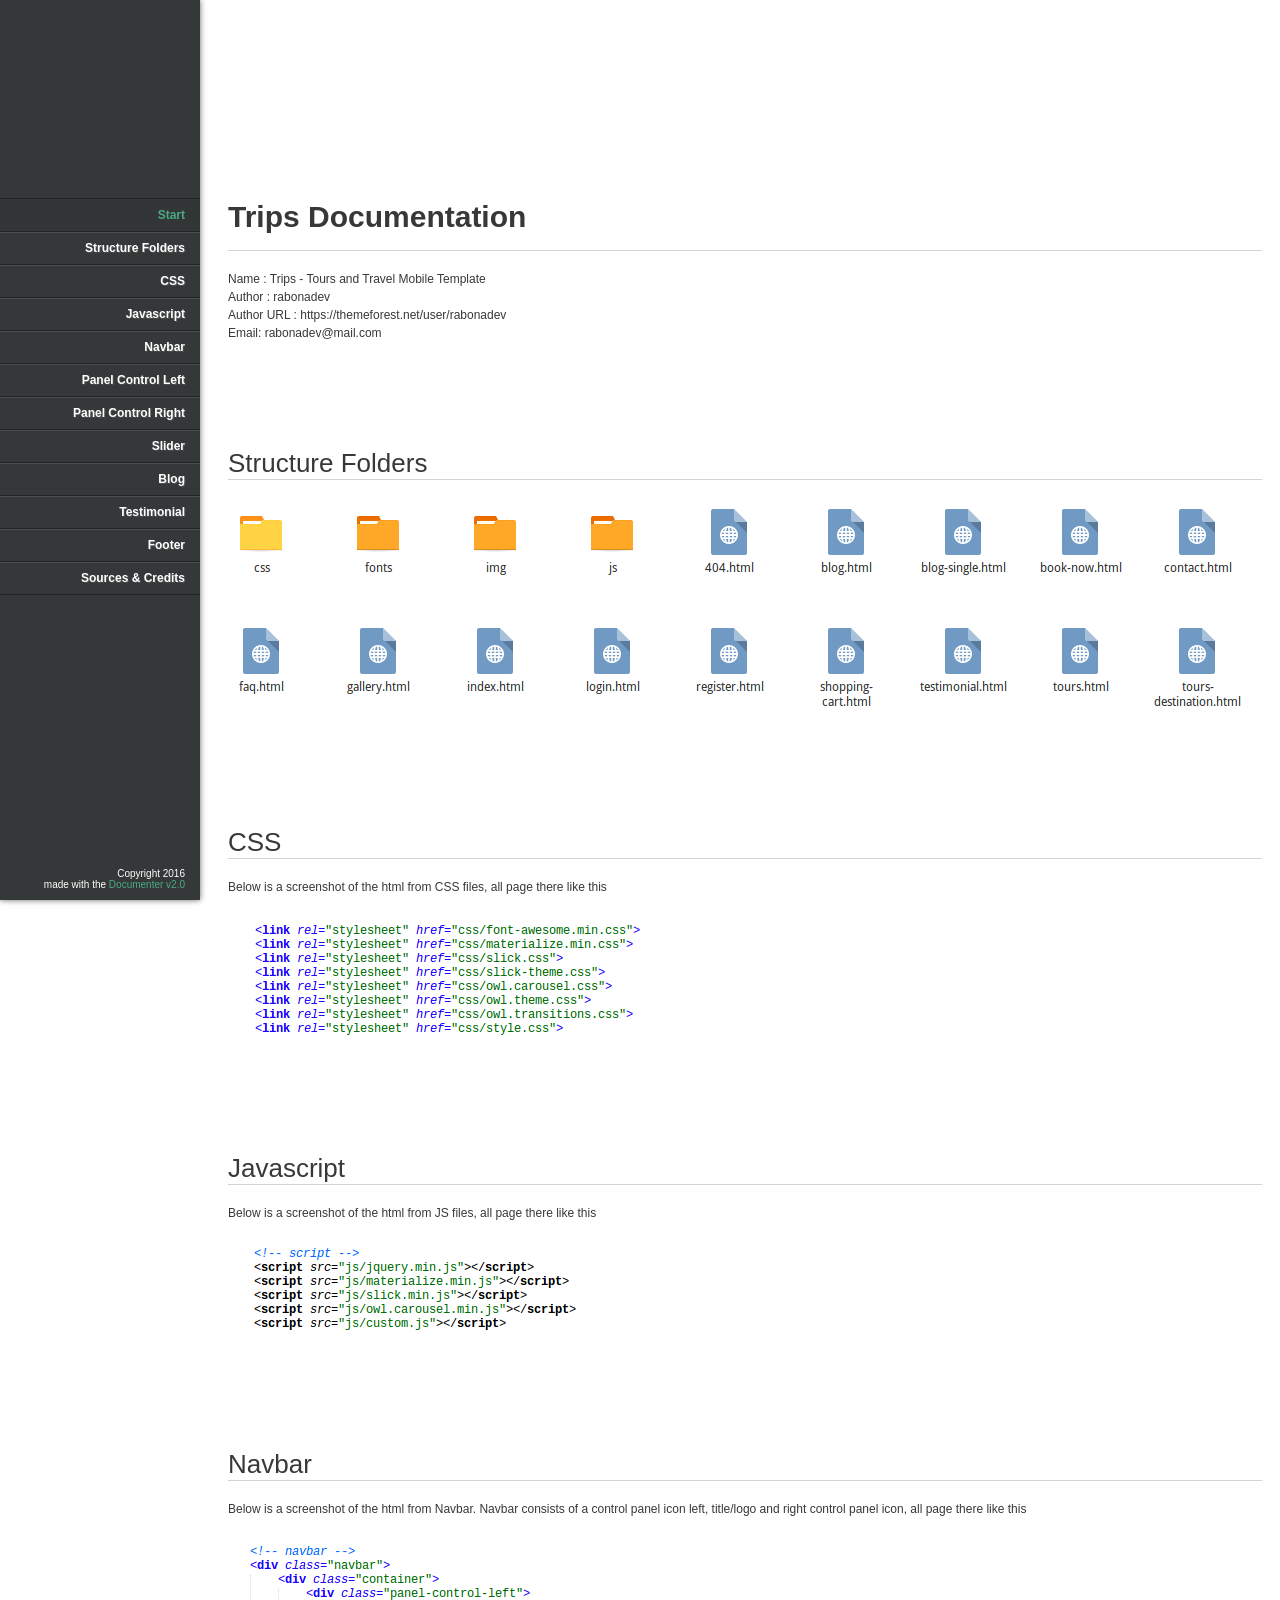
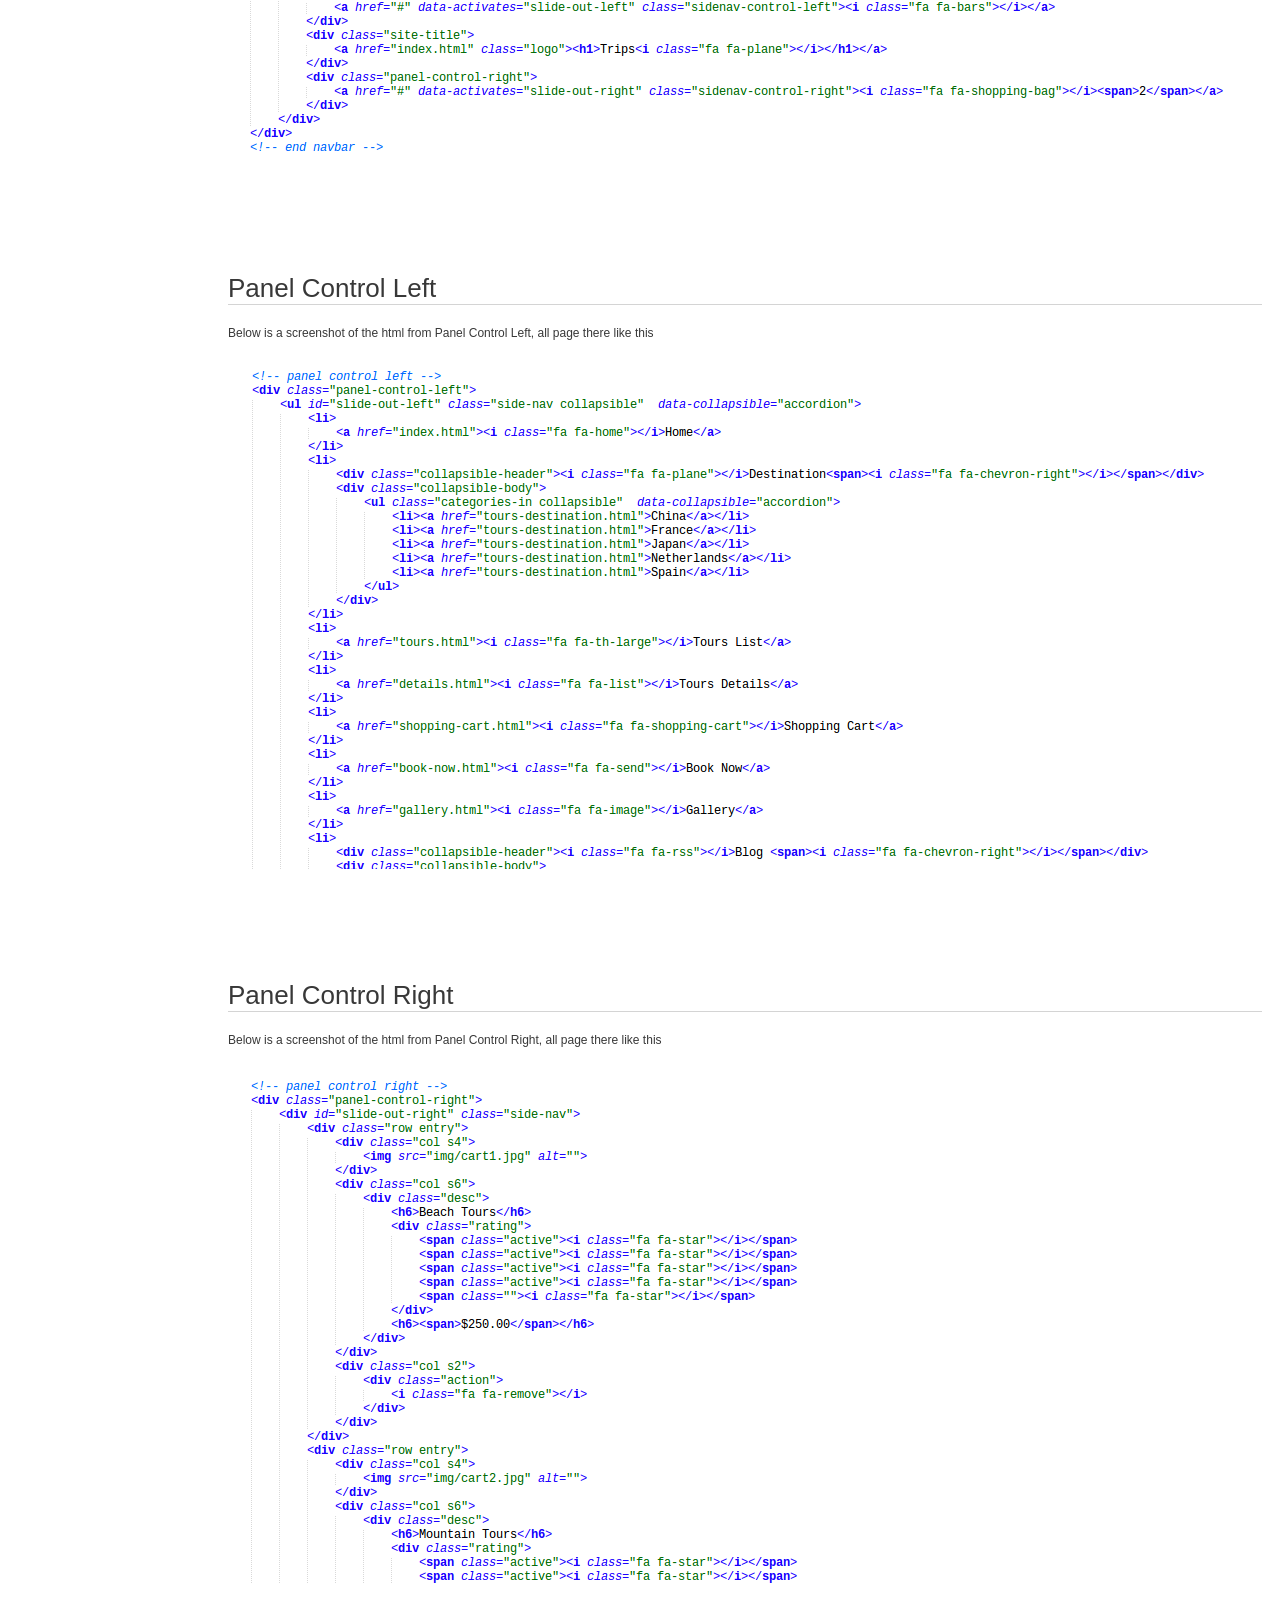
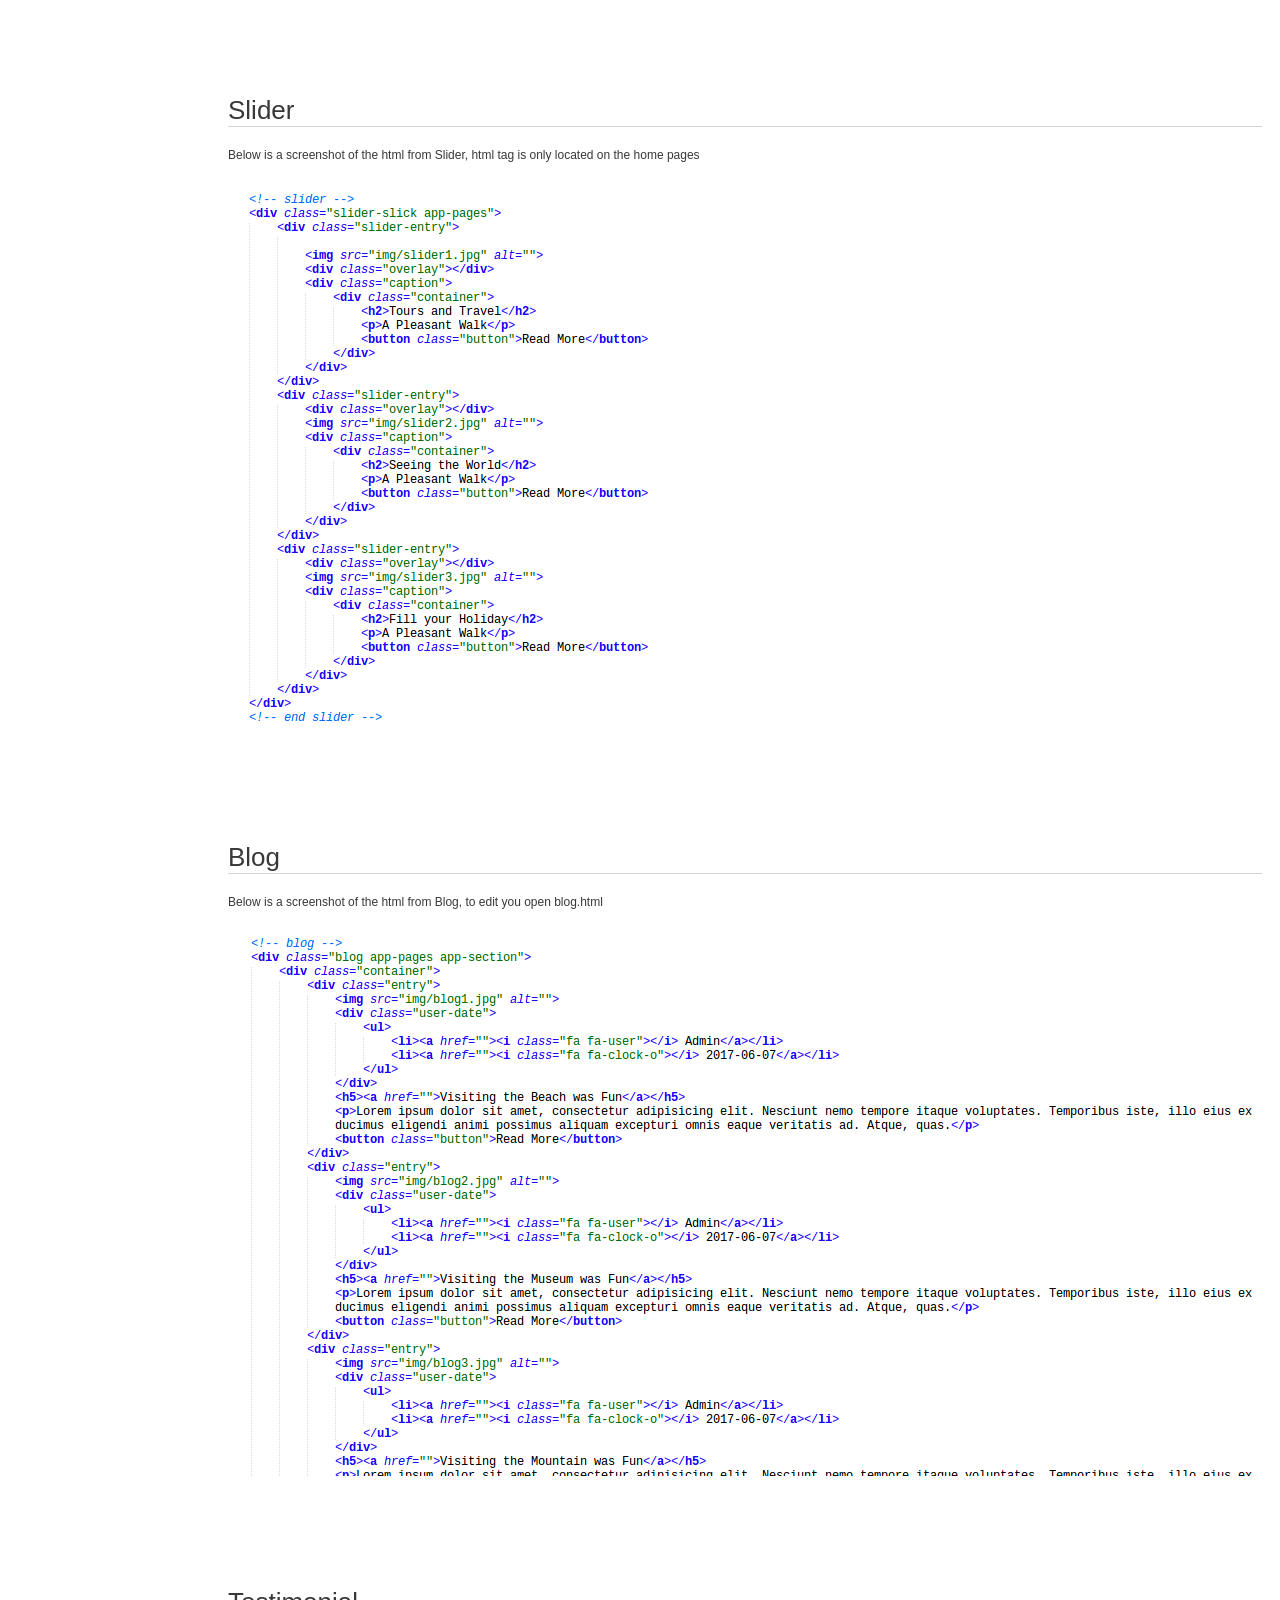
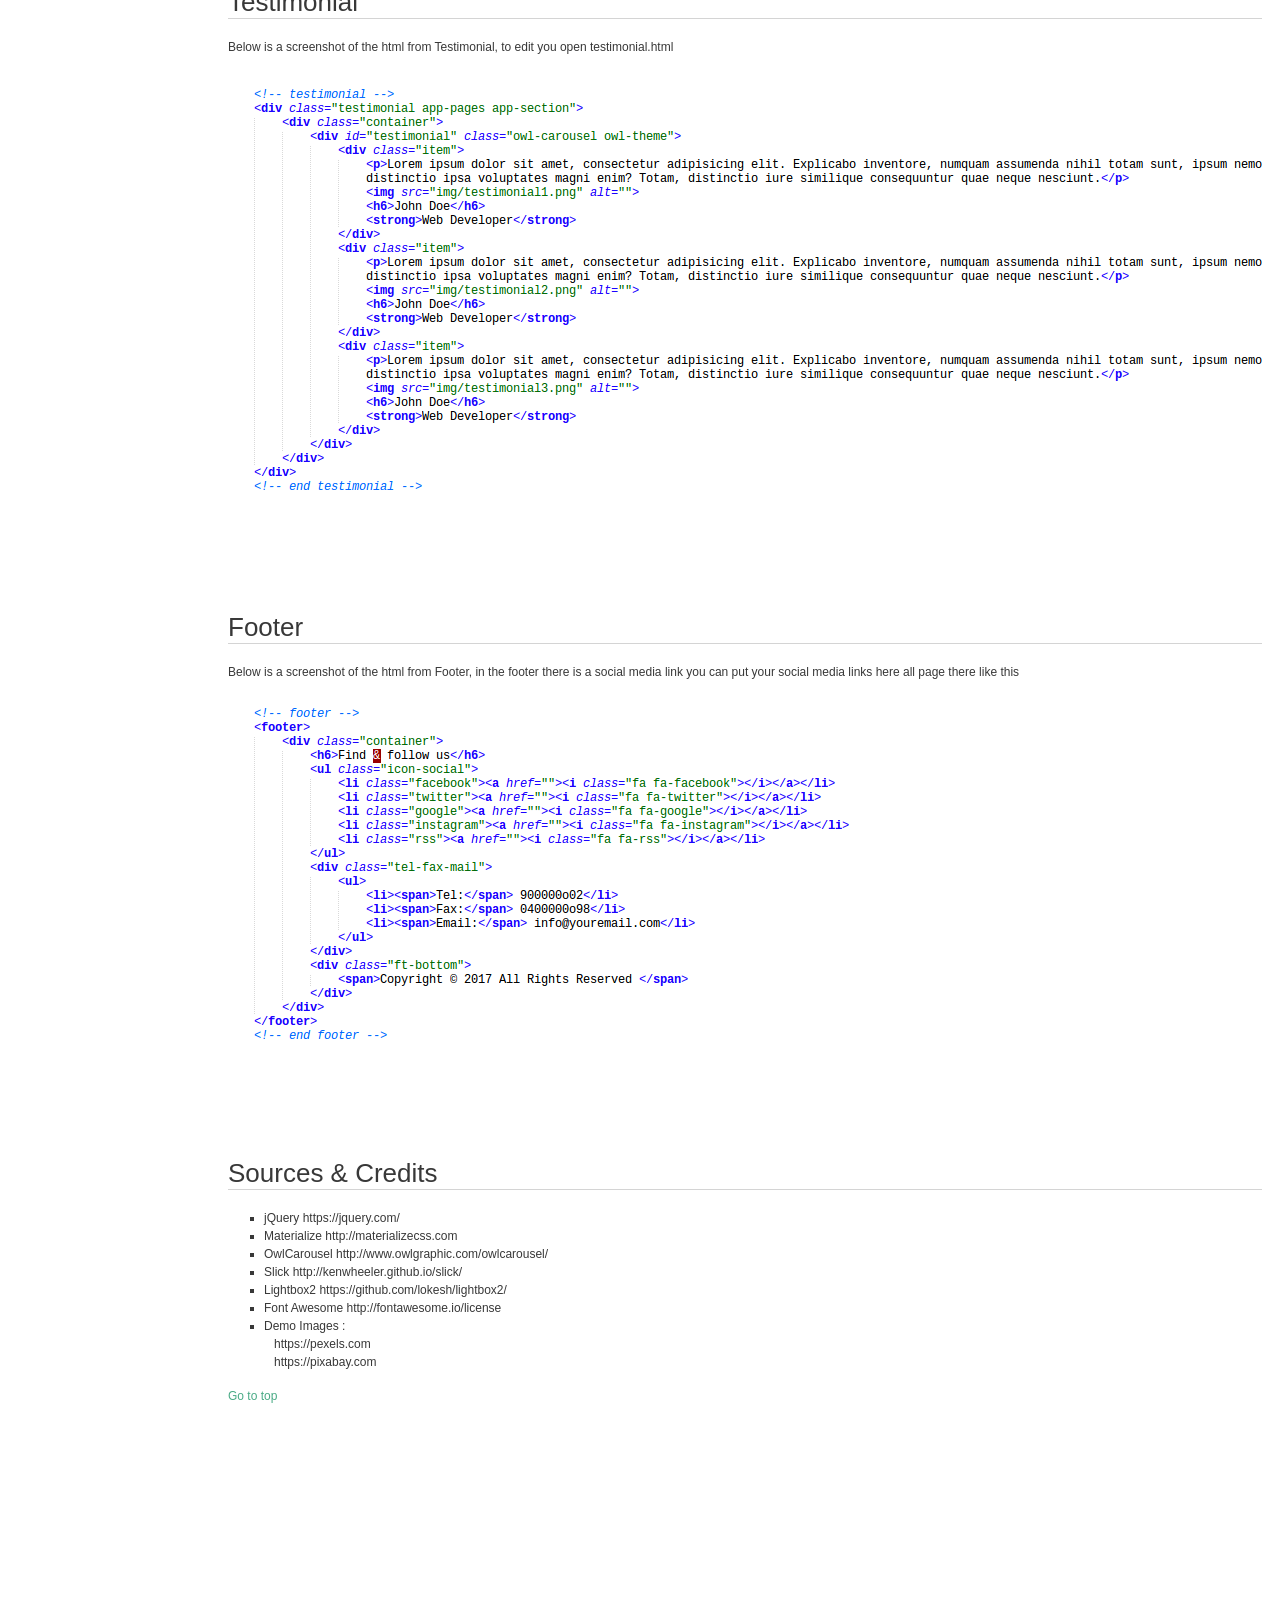
<file: Documentation/index.html>
<!doctype html>  
<!--[if IE 6 ]><html lang="en-us" class="ie6"> <![endif]-->
<!--[if IE 7 ]><html lang="en-us" class="ie7"> <![endif]-->
<!--[if IE 8 ]><html lang="en-us" class="ie8"> <![endif]-->
<!--[if (gt IE 7)|!(IE)]><!-->
<html lang="en-us"><!--<![endif]-->
<head>
	<meta charset="utf-8">
	
	<title>Documentation</title>
	
	<meta name="description" content="">
	<meta name="author" content="petrok">
	<meta name="copyright" content="petrok">
	<meta name="generator" content="Documenter v2.0 http://rxa.li/documenter">
	<meta name="date" content="2016-11-27T02:56:05+01:00">
	
	<link rel="stylesheet" href="assets/css/documenter_style.css" media="all">
	
	
	
	<script src="assets/js/jquery.js"></script>
	
	<script src="assets/js/jquery.scrollTo.js"></script>
	<script src="assets/js/jquery.easing.js"></script>
	
	<script>document.createElement('section');var duration='642',easing='swing';</script>
	<script src="assets/js/script.js"></script>
	
	<style>
		html{background-color:#FFFFFF;color:#383838;}
		::-moz-selection{background:#333636;color:#49AA85;}
		::selection{background:#333636;color:#49AA85;}
		a{color:#49AA85;}
		.btn {
			border-radius:3px;
		}
		.btn-primary {
			  background-image: -moz-linear-gradient(top, #008C9E, #006673);
			  background-image: -ms-linear-gradient(top, #008C9E, #006673);
			  background-image: -webkit-gradient(linear, 0 0, 0 008C9E%, from(#343838), to(#006673));
			  background-image: -webkit-linear-gradient(top, #008C9E, #006673);
			  background-image: -o-linear-gradient(top, #008C9E, #006673);
			  background-image: linear-gradient(top, #008C9E, #006673);
			  filter: progid:DXImageTransform.Microsoft.gradient(startColorstr='#008C9E', endColorstr='#006673', GradientType=0);
			  border-color: #006673 #006673 #bfbfbf;
			  color:#FFFFFF;
		}
		.btn-primary:hover,
		.btn-primary:active,
		.btn-primary.active,
		.btn-primary.disabled,
		.btn-primary[disabled] {
		  border-color: #008C9E #008C9E #bfbfbf;
		  background-color: #006673;
		}
		hr{border-top:1px solid #D4D4D4;border-bottom:1px solid #FFFFFF;}
		#documenter_sidebar, #documenter_sidebar ul a{background-color:#343838;color:#FFFFFF;}
		#documenter_sidebar ul a{-webkit-text-shadow:1px 1px 0px #494F4F;-moz-text-shadow:1px 1px 0px #494F4F;text-shadow:1px 1px 0px #494F4F;}
		#documenter_sidebar ul{border-top:1px solid #212424;}
		#documenter_sidebar ul a{border-top:1px solid #494F4F;border-bottom:1px solid #212424;color:#FFFFFF;}
		#documenter_sidebar ul a:hover{background:#333636;color:#49AA85;border-top:1px solid #333636;}
		#documenter_sidebar ul a.current{background:#333636;color:#49AA85;border-top:1px solid #333636;}
		#documenter_copyright{display:block !important;visibility:visible !important;}
	</style>
	
</head>
<body class="documenter-project-haha">
	<div id="documenter_sidebar">
		<a href="#documenter_cover" id="documenter_logo"></a>
		<ul id="documenter_nav">
			<li><a class="current" href="#documenter_cover">Start</a></li>
				
			<li><a href="#section1" title="section1">Structure Folders</a></li>
			<li><a href="#section2" title="section2">CSS</a></li>
			<li><a href="#section3" title="section3">Javascript</a></li>
			<li><a href="#section4" title="section4">Navbar</a></li>
			<li><a href="#section5" title="section5">Panel Control Left</a></li>
			<li><a href="#section6" title="section6">Panel Control Right</a></li>
			<li><a href="#section7" title="section7">Slider</a></li>
			<li><a href="#section8" title="section8">Blog</a></li>
			<li><a href="#section9" title="section9">Testimonial</a></li>
			<li><a href="#section10" title="section10">Footer</a></li>
			<li><a href="#section11" title="section11">Sources & Credits</a></li>

		</ul>
		<div id="documenter_copyright">Copyright 2016<br>
		made with the <a href="http://rxa.li/documenter">Documenter v2.0</a> 
		</div>
	</div>
	<div id="documenter_content">
	<section id="documenter_cover">
	<h1>Trips Documentation</h1>
	
	<div id="documenter_buttons">
		
	</div>
	<hr>
	<ul>
	
	
	<li>Name : Trips - Tours and Travel Mobile Template</li>
	<li>Author : rabonadev</li>
	<li>Author URL : https://themeforest.net/user/rabonadev</li>
	<li>Email: rabonadev@mail.com</li>
	</ul>
	<p></p>
	</section>
	
	<section id="section1">
		<div class="page-header"><h3>Structure Folders</h3><hr class="notop"></div>
		<p><img src="assets/images/Selection_010.png" alt=""></p>
		</section>
	<section id="section2">
		<div class="page-header"><h3>CSS</h3><hr class="notop"></div>
		<p>Below is a screenshot of the html from CSS files, all page there like this</p>
		<p><img src="assets/images/Selection_011.png" alt=""></p>
	</section>
	<section id="section3">
		<div class="page-header"><h3>Javascript</h3><hr class="notop"></div>
		<p>Below is a screenshot of the html from JS files, all page there like this</p>
		<p><img src="assets/images/Selection_012.png" alt=""></p>
	</section>
	<section id="section4">
		<div class="page-header"><h3>Navbar</h3><hr class="notop"></div>
		<p>Below is a screenshot of the html from Navbar. Navbar consists of a control panel icon left, title/logo and right control panel icon, all page there like this</p>
		<p><img src="assets/images/Selection_013.png" alt=""></p>
	</section>
	<section id="section5">
		<div class="page-header"><h3>Panel Control Left</h3><hr class="notop"></div>
		<p>Below is a screenshot of the html from Panel Control Left, all page there like this</p>
		<p><img src="assets/images/Selection_014.png" alt=""></p>
	</section>
	<section id="section6">
		<div class="page-header"><h3>Panel Control Right</h3><hr class="notop"></div>
		<p>Below is a screenshot of the html from Panel Control Right, all page there like this</p>
		<p><img src="assets/images/Selection_015.png" alt=""></p>
	</section>
	<section id="section7">
		<div class="page-header"><h3>Slider</h3><hr class="notop"></div>
		<p>Below is a screenshot of the html from Slider, html tag is only located on the home pages</p>
		<p><img src="assets/images/Selection_016.png" alt=""></p>
	</section>
	<section id="section8">
		<div class="page-header"><h3>Blog</h3><hr class="notop"></div>
		<p>Below is a screenshot of the html from Blog, to edit you open blog.html</p>
		<p><img src="assets/images/Selection_017.png" alt=""></p>
	</section>
	<section id="section9">
		<div class="page-header"><h3>Testimonial</h3><hr class="notop"></div>
		<p>Below is a screenshot of the html from Testimonial, to edit you open testimonial.html</p>
		<p><img src="assets/images/Selection_018.png" alt=""></p>
	</section>
	<section id="section10">
		<div class="page-header"><h3>Footer</h3><hr class="notop"></div>
		<p>Below is a screenshot of the html from Footer, in the footer there is a social media link you can put your social media links here all page there like this</p>
		<p><img src="assets/images/Selection_019.png" alt=""></p>
	</section>
	<section id="section11">
		<div class="page-header"><h3>Sources & Credits</h3><hr class="notop"></div>
		<ul>
			<li>jQuery https://jquery.com/</li>
			<li>Materialize http://materializecss.com</li>
			<li>OwlCarousel http://www.owlgraphic.com/owlcarousel/</li>
			<li>Slick http://kenwheeler.github.io/slick/</li>
			<li>Lightbox2 https://github.com/lokesh/lightbox2/</li>
			<li>Font Awesome http://fontawesome.io/license</li>
			<li>Demo Images : </li>
			<ul class="ul-two">
				<li>https://pexels.com</li>
				<li>https://pixabay.com</li>
			</ul>
		</ul>
		<li><a class="current" href="#documenter_cover">Go to top</a></li>
	</section>
	</div>
</body>
</html>
</file>
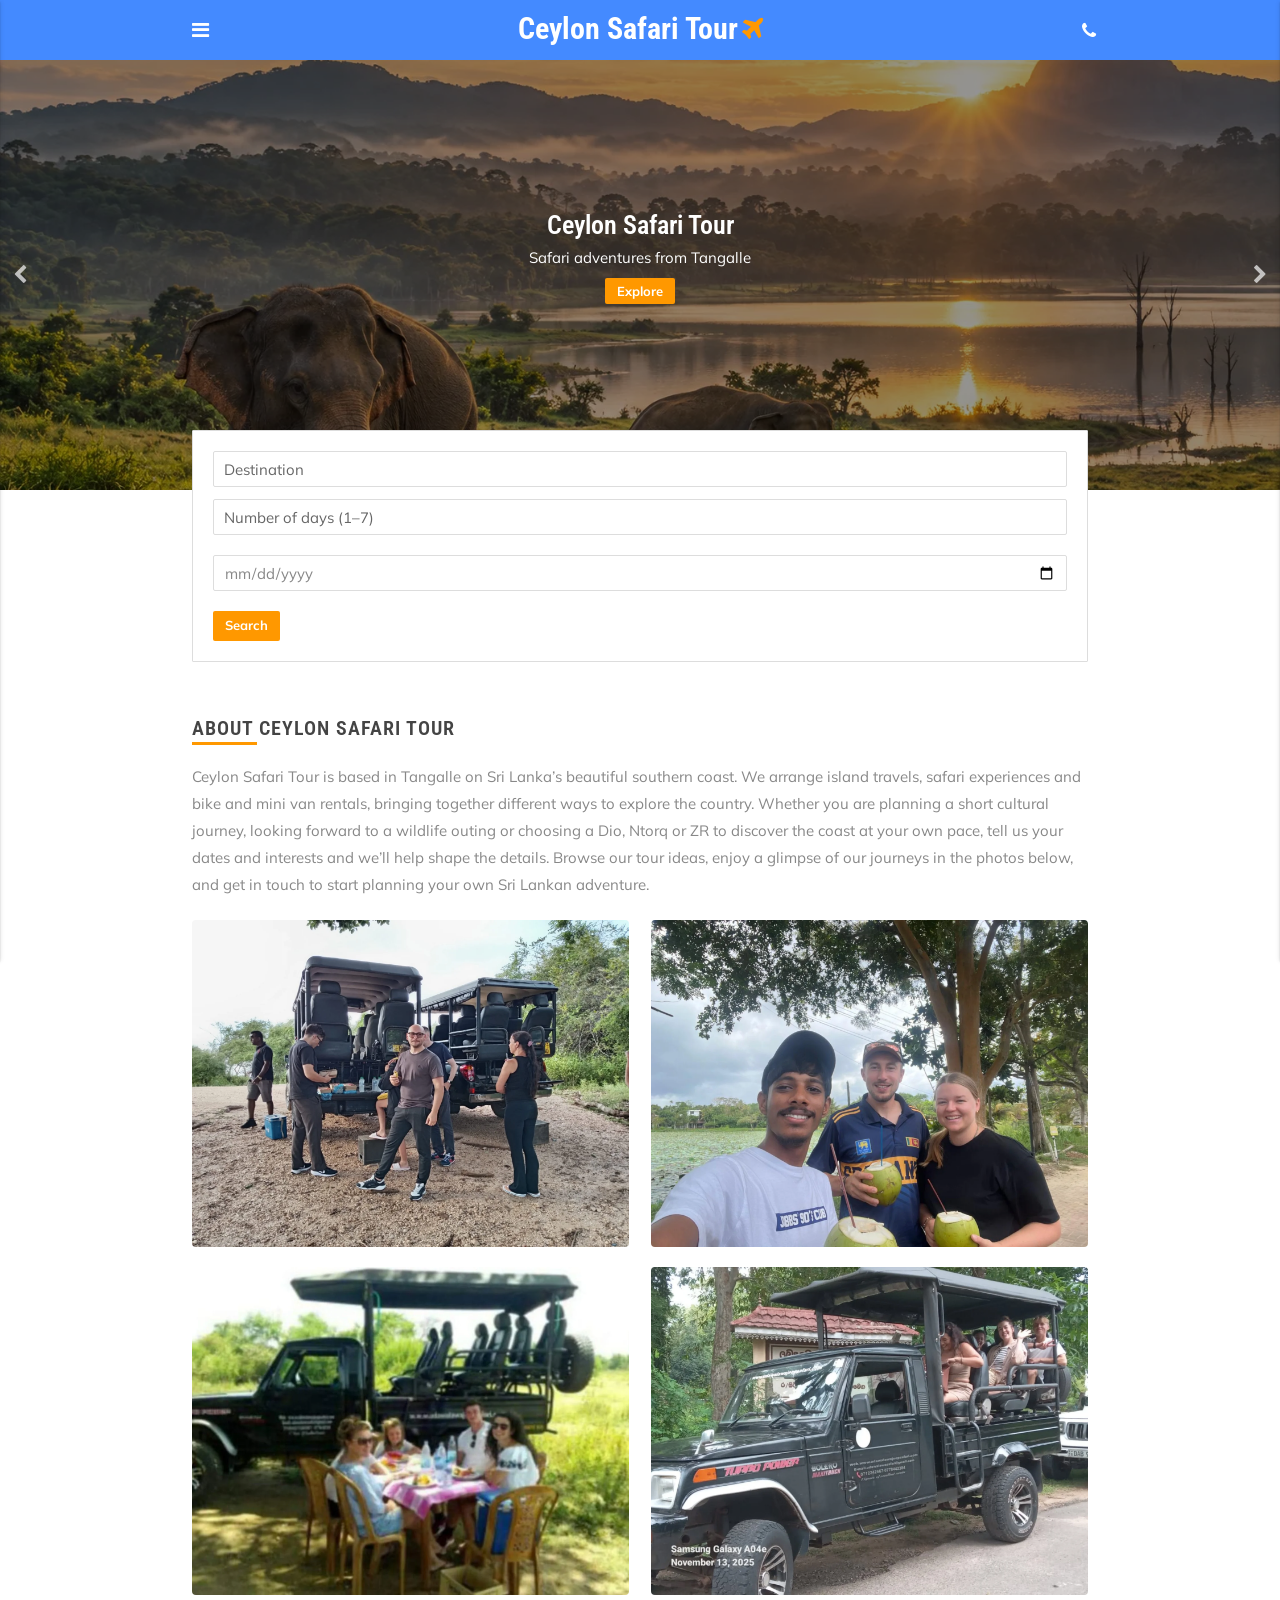
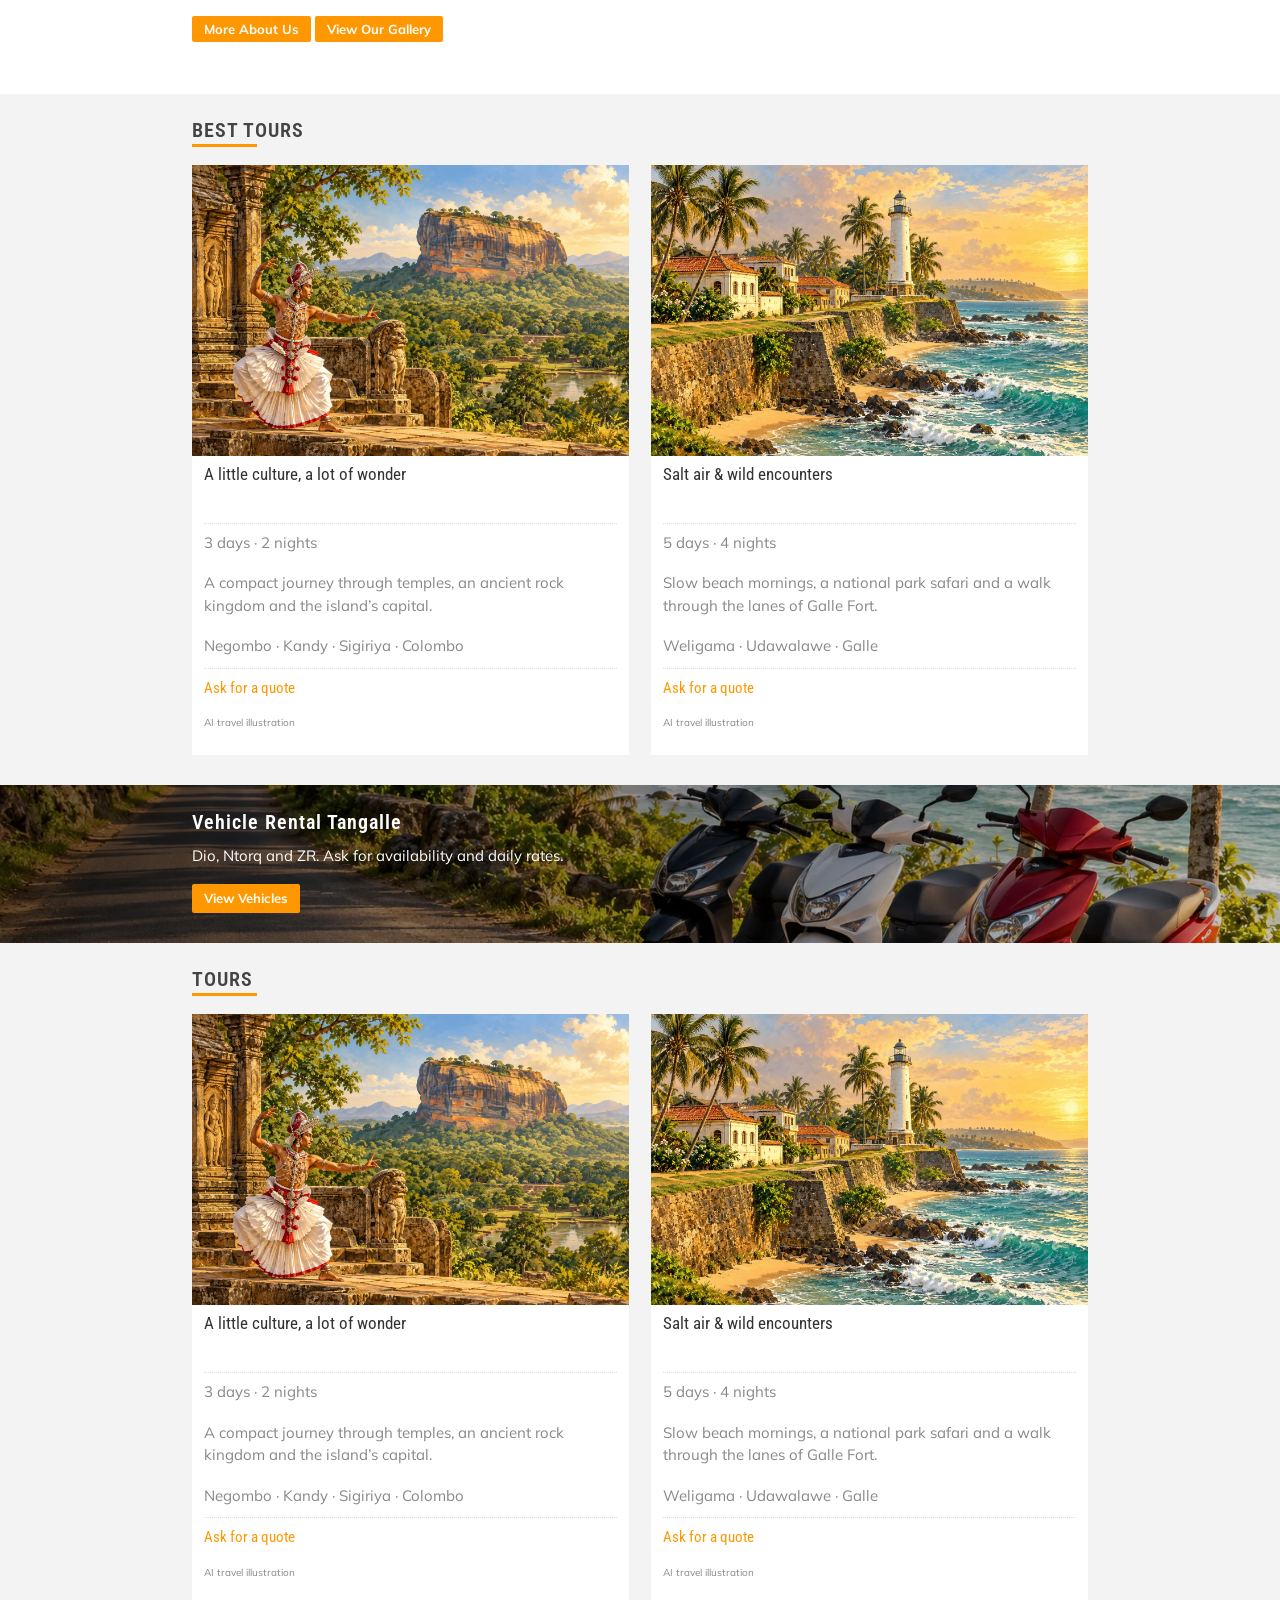
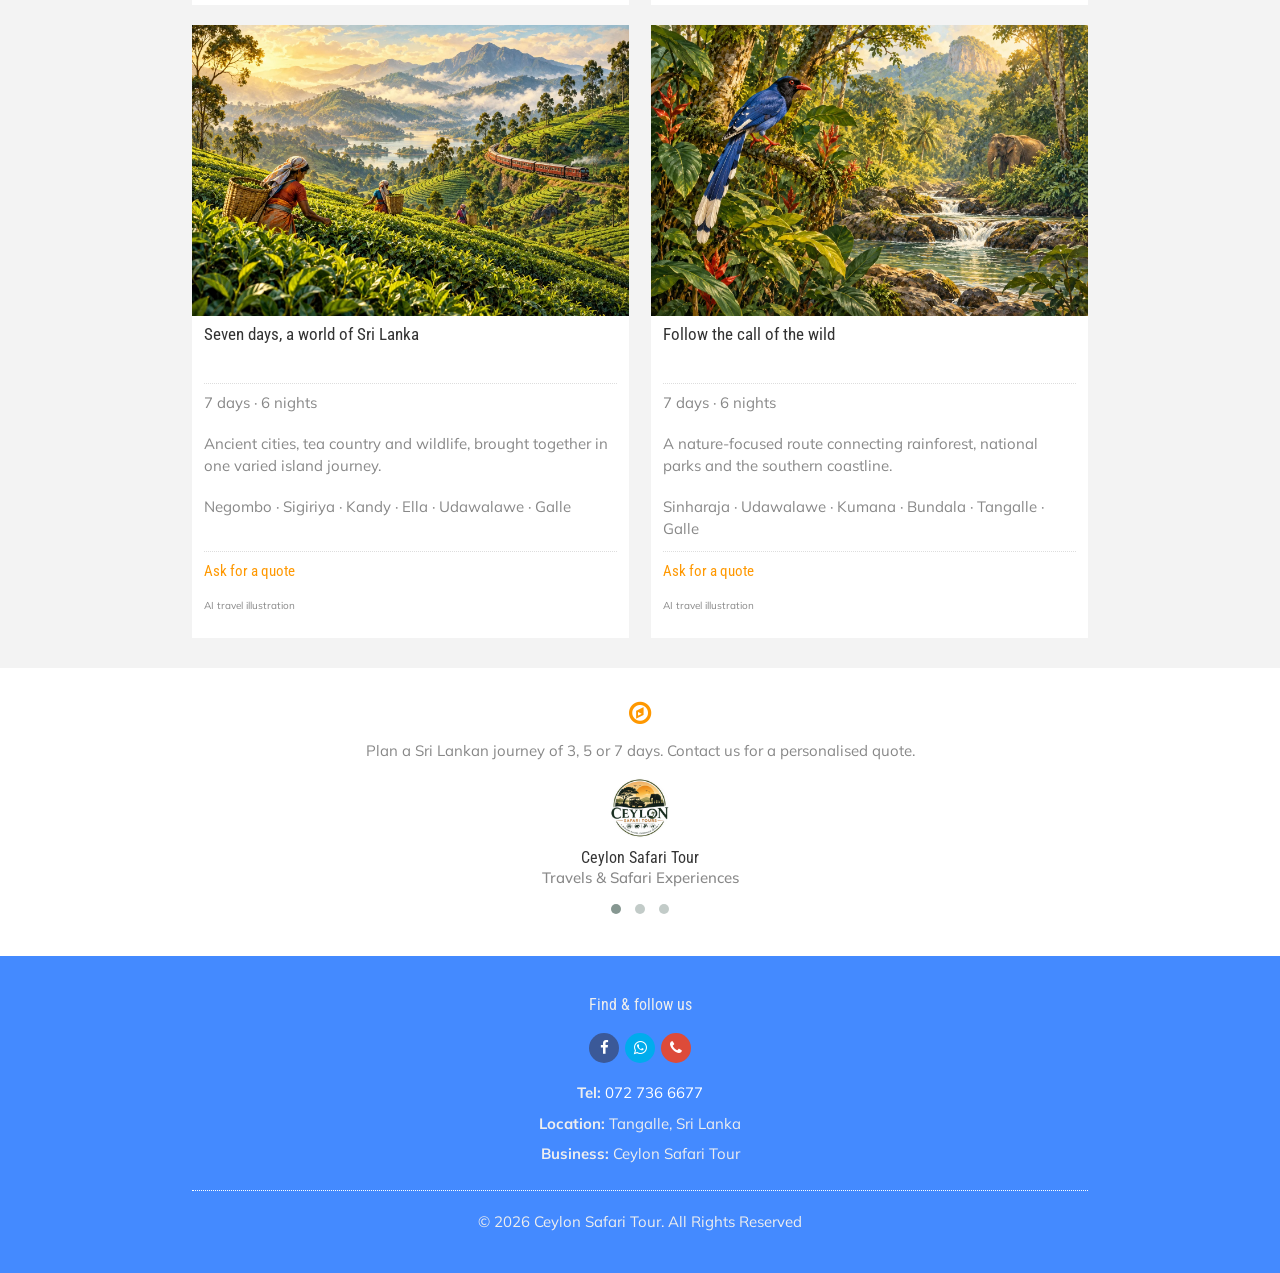
<file: Trips/index.html>
<!DOCTYPE html>

<html lang="en">
<head>
<meta charset="utf-8"/>
<title>Sri Lanka Tours &amp; Vehicle Rental Tangalle | Ceylon Safari Tour</title>
<meta content="width=device-width, initial-scale=1" name="viewport"/>
<meta content="yes" name="mobile-web-app-capable"/>
<meta content="True" name="HandheldFriendly"/>
<link href="assets/photos/1000881305.webp" rel="shortcut icon"/>
<link href="css/font-awesome.min.css" rel="stylesheet"/>
<link href="css/materialize.min.css" rel="stylesheet"/>
<link href="css/slick.css" rel="stylesheet"/>
<link href="css/slick-theme.css" rel="stylesheet"/>
<link href="css/owl.carousel.css" rel="stylesheet"/>
<link href="css/owl.theme.css" rel="stylesheet"/>
<link href="css/owl.transitions.css" rel="stylesheet"/>
<link href="css/style.css" rel="stylesheet"/>
<meta content="Ceylon Safari Tour in Tangalle. Sri Lanka travels, safari experiences and Vehicle rental options in Tangalle.. 0727366677." name="description"/><meta content="#448aff" name="theme-color"/><link href="https://safari-chi-weld.vercel.app/" rel="canonical"/><script type="application/ld+json">{"@context": "https://schema.org", "@type": "TravelAgency", "name": "Ceylon Safari Tour", "url": "https://safari-chi-weld.vercel.app", "telephone": "+94727366677", "address": {"@type": "PostalAddress", "addressLocality": "Tangalle", "addressCountry": "LK"}, "image": "https://safari-chi-weld.vercel.app/assets/photos/1000881305.webp", "sameAs": ["https://www.facebook.com/share/r/1JWvfFnAid/?mibextid=wwXIfr"]}</script><link href="css/business-adjustments.css" rel="stylesheet"/></head>
<body><!-- navbar -->
<div class="navbar">
<div class="container">
<div class="panel-control-left">
<a aria-label="Open navigation menu" class="sidenav-control-left" data-activates="slide-out-left" href="#"><i class="fa fa-bars"></i></a>
</div>
<div class="site-title">
<a aria-label="Ceylon Safari Tour home" class="logo" href="index.html"><h1>Ceylon Safari Tour<i class="fa fa-plane"></i></h1></a>
</div>
<div class="panel-control-right">
<a aria-label="Open contact and enquiry panel" class="sidenav-control-right" data-activates="slide-out-right" href="#"><i class="fa fa-phone"></i></a>
</div>
</div>
</div>
<!-- end navbar -->
<!-- panel control left --><div class="panel-control-left"><ul class="side-nav collapsible" data-collapsible="accordion" id="slide-out-left"><li><a href="index.html"><i class="fa fa-home"></i>Home</a></li><li><a href="travels.html"><i class="fa fa-plane"></i>Travels</a></li><li><a href="bike-rental.html"><i class="fa fa-motorcycle"></i>Vehicle Rental</a></li><li><a href="about.html"><i class="fa fa-info-circle"></i>About Us</a></li><li><a href="contact.html"><i class="fa fa-envelope"></i>Contact</a></li><li><a href="gallery.html"><i class="fa fa-image"></i>Gallery</a></li><li><div class="collapsible-header"><i class="fa fa-map-marker"></i>Tour Plans<span><i class="fa fa-chevron-right"></i></span></div><div class="collapsible-body"><ul class="side-nav-panel"><li><a href="heritage.html">3 days · Heritage Escape</a></li><li><a href="coast-wild.html">5 days · Coast &amp; Wildlife</a></li><li><a href="island.html">7 days · The Island Journey</a></li><li><a href="nature.html">7 days · Birds &amp; Nature</a></li></ul></div></li></ul></div><!-- end panel control left -->
<!-- panel control right --><div class="panel-control-right"><div class="side-nav" id="slide-out-right"><div class="row entry"><div class="col s4"><img alt="Ceylon Safari Tour logo" src="assets/photos/1000881305.webp"/></div><div class="col s8"><div class="desc"><h6>Ceylon Safari Tour</h6><p>Tangalle, Sri Lanka</p></div></div></div><div class="row entry"><div class="col s12"><h6>Travels &amp; Rentals</h6><p>Tour plans up to 7 days. Dio, Ntorq and ZR bike rentals, plus a mini van for up to 6 passengers.</p><p><a href="tel:+94727366677">072 736 6677</a></p><p><a class="button" href="https://wa.me/94727366677?text=Hello%20Ceylon%20Safari%20Tour%21">WhatsApp us</a></p><p><a class="button" href="contact.html">Plan your trip</a></p></div></div></div></div><!-- end panel control right -->
<!-- slider -->
<div class="slider-slick app-pages">
<div class="slider-entry">
<img alt="AI-created Sri Lankan wildlife scene with elephants beside a lake at sunrise" decoding="async" fetchpriority="high" height="1024" loading="eager" src="assets/slides/safari.webp" width="1536"/>
<div class="overlay"></div>
<div class="caption">
<div class="container">
<h2>Ceylon Safari Tour</h2>
<p>Safari adventures from Tangalle</p>
<a class="button" href="travels.html">Explore</a>
</div>
</div>
</div>
<div class="slider-entry">
<div class="overlay"></div>
<img alt="AI-created Sri Lankan hill-country scene with tea plantations and a train" decoding="async" height="1024" loading="lazy" src="assets/slides/hills.webp" width="1536"/>
<div class="caption">
<div class="container">
<h2>Explore Sri Lanka</h2>
<p>Island tour plans up to 7 days</p>
<a class="button" href="travels.html">Explore</a>
</div>
</div>
</div>
<div class="slider-entry">
<div class="overlay"></div>
<img alt="AI-created Tangalle-inspired beach scene with coconut palms and turquoise ocean" decoding="async" height="1024" loading="lazy" src="assets/slides/coast.webp" width="1536"/>
<div class="caption">
<div class="container">
<h2>Travel Your Way</h2>
<p>Travels and Vehicle Rental Tangalle</p>
<a class="button" href="bike-rental.html">Explore</a>
</div>
</div>
</div>
</div>
<!-- end slider -->
<!-- search destination -->
<div class="search-destination">
<div class="container">
<form action="travels.html" class="search-destination-entry" method="get">
<input aria-label="Destination" name="destination" placeholder="Destination" type="text"/>
<input aria-label="Number of tour days, maximum 7" max="7" min="1" name="days" placeholder="Number of days (1–7)" type="number"/>
<input aria-label="Preferred date" name="date" placeholder="Date" type="date"/>
<button class="button" type="submit">Search</button>
</form>
</div>
</div><section class="home-about app-section"><div class="container"><div class="app-title"><h4>ABOUT CEYLON SAFARI TOUR</h4><div class="line"></div></div><p>Ceylon Safari Tour is based in Tangalle on Sri Lanka’s beautiful southern coast. We arrange island travels, safari experiences and bike and mini van rentals, bringing together different ways to explore the country. Whether you are planning a short cultural journey, looking forward to a wildlife outing or choosing a Dio, Ntorq or ZR to discover the coast at your own pace, tell us your dates and interests and we’ll help shape the details. Browse our tour ideas, enjoy a glimpse of our journeys in the photos below, and get in touch to start planning your own Sri Lankan adventure.</p><div class="gallery"><div class="row"><div class="col s6"><a aria-label="View our travel photo gallery" href="gallery.html"><img alt="Travellers beside open safari jeeps" decoding="async" loading="lazy" src="assets/photos/1000881321.webp"/></a></div><div class="col s6"><a aria-label="View our travel photo gallery" href="gallery.html"><img alt="Sharing fresh coconuts with travellers" decoding="async" loading="lazy" src="assets/photos/1000881306.webp"/></a></div></div><div class="row"><div class="col s6"><a aria-label="View our travel photo gallery" href="gallery.html"><img alt="A meal beside a safari jeep" decoding="async" loading="lazy" src="assets/photos/1000881311.webp"/></a></div><div class="col s6"><a aria-label="View our travel photo gallery" href="gallery.html"><img alt="Travellers enjoying a safari jeep outing" decoding="async" loading="lazy" src="assets/photos/1000881313.webp"/></a></div></div></div><p><a class="button" href="about.html">More About Us</a> <a class="button" href="gallery.html">View Our Gallery</a></p></div></section>
<!-- end search destination -->
<!-- best tours -->
<div class="tours app-bg-dark app-section">
<div class="container">
<div class="app-title">
<h4>BEST TOURS</h4>
<div class="line"></div>
</div>
<div class="row trash-mb"><div class="col s6"><div class="entry"><a href="heritage.html"><img alt="Sri Lankan heritage escape travel illustration" loading="lazy" src="assets/tours/heritage.webp"/></a><div class="content"><h5><a href="heritage.html">A little culture, a lot of wonder</a></h5><p>3 days · 2 nights</p><p>A compact journey through temples, an ancient rock kingdom and the island’s capital.</p><p>Negombo · Kandy · Sigiriya · Colombo</p><h6><a href="contact.html?interest=A%20little%20culture%2C%20a%20lot%20of%20wonder"><span>Ask for a quote</span></a></h6><p><small>AI travel illustration</small></p></div></div></div><div class="col s6"><div class="entry"><a href="coast-wild.html"><img alt="Sri Lankan coast &amp; wildlife travel illustration" loading="lazy" src="assets/tours/coast.webp"/></a><div class="content"><h5><a href="coast-wild.html">Salt air &amp; wild encounters</a></h5><p>5 days · 4 nights</p><p>Slow beach mornings, a national park safari and a walk through the lanes of Galle Fort.</p><p>Weligama · Udawalawe · Galle</p><h6><a href="contact.html?interest=Salt%20air%20%26%20wild%20encounters"><span>Ask for a quote</span></a></h6><p><small>AI travel illustration</small></p></div></div></div></div>
</div>
</div>
<!-- end best tours -->
<!-- tours promote -->
<div class="tours-promote app-section">
<div class="container">
<div class="app-title">
<h4>Vehicle Rental Tangalle</h4>
</div>
<p>Dio, Ntorq and ZR. Ask for availability and daily rates.</p>
<a class="button" href="bike-rental.html">View Vehicles</a>
</div>
</div>
<!-- end tours promote -->
<!-- tours -->
<div class="tours app-bg-dark app-section">
<div class="container">
<div class="app-title">
<h4>TOURS</h4>
<div class="line"></div>
</div>
<div class="row"><div class="col s6"><div class="entry"><a href="heritage.html"><img alt="Sri Lankan heritage escape travel illustration" loading="lazy" src="assets/tours/heritage.webp"/></a><div class="content"><h5><a href="heritage.html">A little culture, a lot of wonder</a></h5><p>3 days · 2 nights</p><p>A compact journey through temples, an ancient rock kingdom and the island’s capital.</p><p>Negombo · Kandy · Sigiriya · Colombo</p><h6><a href="contact.html?interest=A%20little%20culture%2C%20a%20lot%20of%20wonder"><span>Ask for a quote</span></a></h6><p><small>AI travel illustration</small></p></div></div></div><div class="col s6"><div class="entry"><a href="coast-wild.html"><img alt="Sri Lankan coast &amp; wildlife travel illustration" loading="lazy" src="assets/tours/coast.webp"/></a><div class="content"><h5><a href="coast-wild.html">Salt air &amp; wild encounters</a></h5><p>5 days · 4 nights</p><p>Slow beach mornings, a national park safari and a walk through the lanes of Galle Fort.</p><p>Weligama · Udawalawe · Galle</p><h6><a href="contact.html?interest=Salt%20air%20%26%20wild%20encounters"><span>Ask for a quote</span></a></h6><p><small>AI travel illustration</small></p></div></div></div></div><div class="row trash-mb"><div class="col s6"><div class="entry"><a href="island.html"><img alt="Sri Lankan the island journey travel illustration" loading="lazy" src="assets/tours/island.webp"/></a><div class="content"><h5><a href="island.html">Seven days, a world of Sri Lanka</a></h5><p>7 days · 6 nights</p><p>Ancient cities, tea country and wildlife, brought together in one varied island journey.</p><p>Negombo · Sigiriya · Kandy · Ella · Udawalawe · Galle</p><h6><a href="contact.html?interest=Seven%20days%2C%20a%20world%20of%20Sri%20Lanka"><span>Ask for a quote</span></a></h6><p><small>AI travel illustration</small></p></div></div></div><div class="col s6"><div class="entry"><a href="nature.html"><img alt="Sri Lankan birds &amp; nature travel illustration" loading="lazy" src="assets/tours/nature.webp"/></a><div class="content"><h5><a href="nature.html">Follow the call of the wild</a></h5><p>7 days · 6 nights</p><p>A nature-focused route connecting rainforest, national parks and the southern coastline.</p><p>Sinharaja · Udawalawe · Kumana · Bundala · Tangalle · Galle</p><h6><a href="contact.html?interest=Follow%20the%20call%20of%20the%20wild"><span>Ask for a quote</span></a></h6><p><small>AI travel illustration</small></p></div></div></div></div></div>
</div>
<!-- end tours -->
<!-- testimonial -->
<div class="testimonial app-section">
<div class="container">
<div class="app-title">
<i class="fa fa-compass"></i>
</div>
<div class="owl-carousel owl-theme" id="testimonial">
<div class="item">
<p>Plan a Sri Lankan journey of 3, 5 or 7 days. Contact us for a personalised quote.</p>
<img alt="Ceylon Safari Tour logo" src="assets/photos/1000881305.webp"/>
<h6>Ceylon Safari Tour</h6>
<strong>Travels &amp; Safari Experiences</strong>
</div>
<div class="item">
<p>Explore Tangalle with our vehicle rental options. View available vehicles and contact us for details.</p>
<img alt="Ceylon Safari Tour logo" src="assets/photos/1000881305.webp"/>
<h6>Vehicle Rental</h6>
<strong>Tangalle, Sri Lanka</strong>
</div>
<div class="item">
<p>Tell us your dates, group size and pickup location. Call or WhatsApp 072 736 6677.</p>
<img alt="Ceylon Safari Tour logo" src="assets/photos/1000881305.webp"/>
<h6>Let’s Plan Your Trip</h6>
<strong>Contact Our Team</strong>
</div>
</div>
</div>
</div>
<!-- end testimonial -->
<!-- footer -->
<footer>
<div class="container">
<h6>Find &amp; follow us</h6>
<ul class="icon-social"><li class="facebook"><a aria-label="Facebook" href="https://www.facebook.com/share/r/1JWvfFnAid/?mibextid=wwXIfr" rel="noopener noreferrer" target="_blank"><i class="fa fa-facebook"></i></a></li><li class="twitter"><a aria-label="WhatsApp" href="https://wa.me/94727366677?text=Hello%20Ceylon%20Safari%20Tour%21"><i class="fa fa-whatsapp"></i></a></li><li class="google"><a aria-label="Call us" href="tel:+94727366677"><i class="fa fa-phone"></i></a></li></ul>
<div class="tel-fax-mail">
<ul>
<li><span>Tel:</span> <a href="tel:+94727366677">072 736 6677</a></li>
<li><span>Location:</span> Tangalle, Sri Lanka</li>
<li><span>Business:</span> Ceylon Safari Tour</li>
</ul>
</div>
<div class="ft-bottom">
<span>© 2026 Ceylon Safari Tour. All Rights Reserved </span>
</div>
</div>
</footer>
<!-- end footer -->
<!-- script -->
<script src="js/jquery.min.js"></script>
<script src="js/materialize.min.js"></script>
<script src="js/slick.min.js"></script>
<script src="js/owl.carousel.min.js"></script>
<script src="js/custom.js"></script>
<script src="js/business.js"></script>
</body>
</html>
</file>
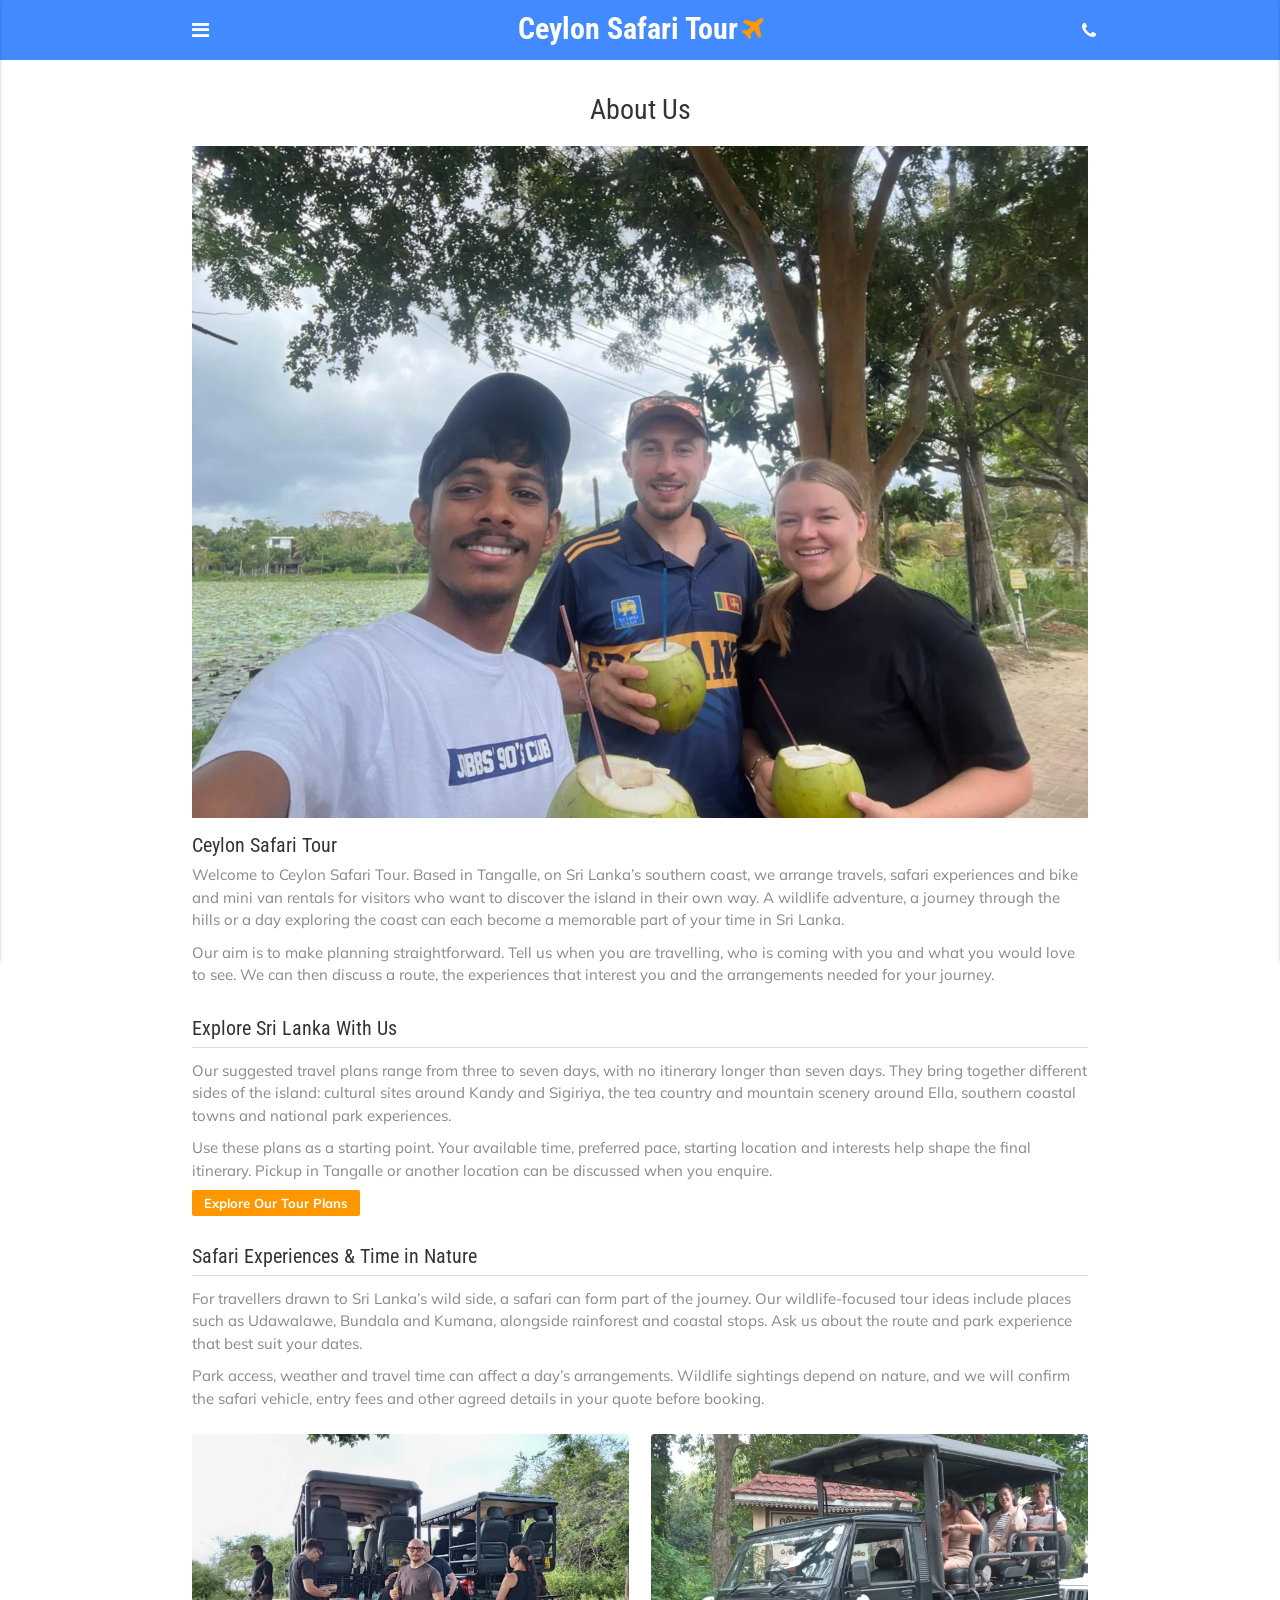
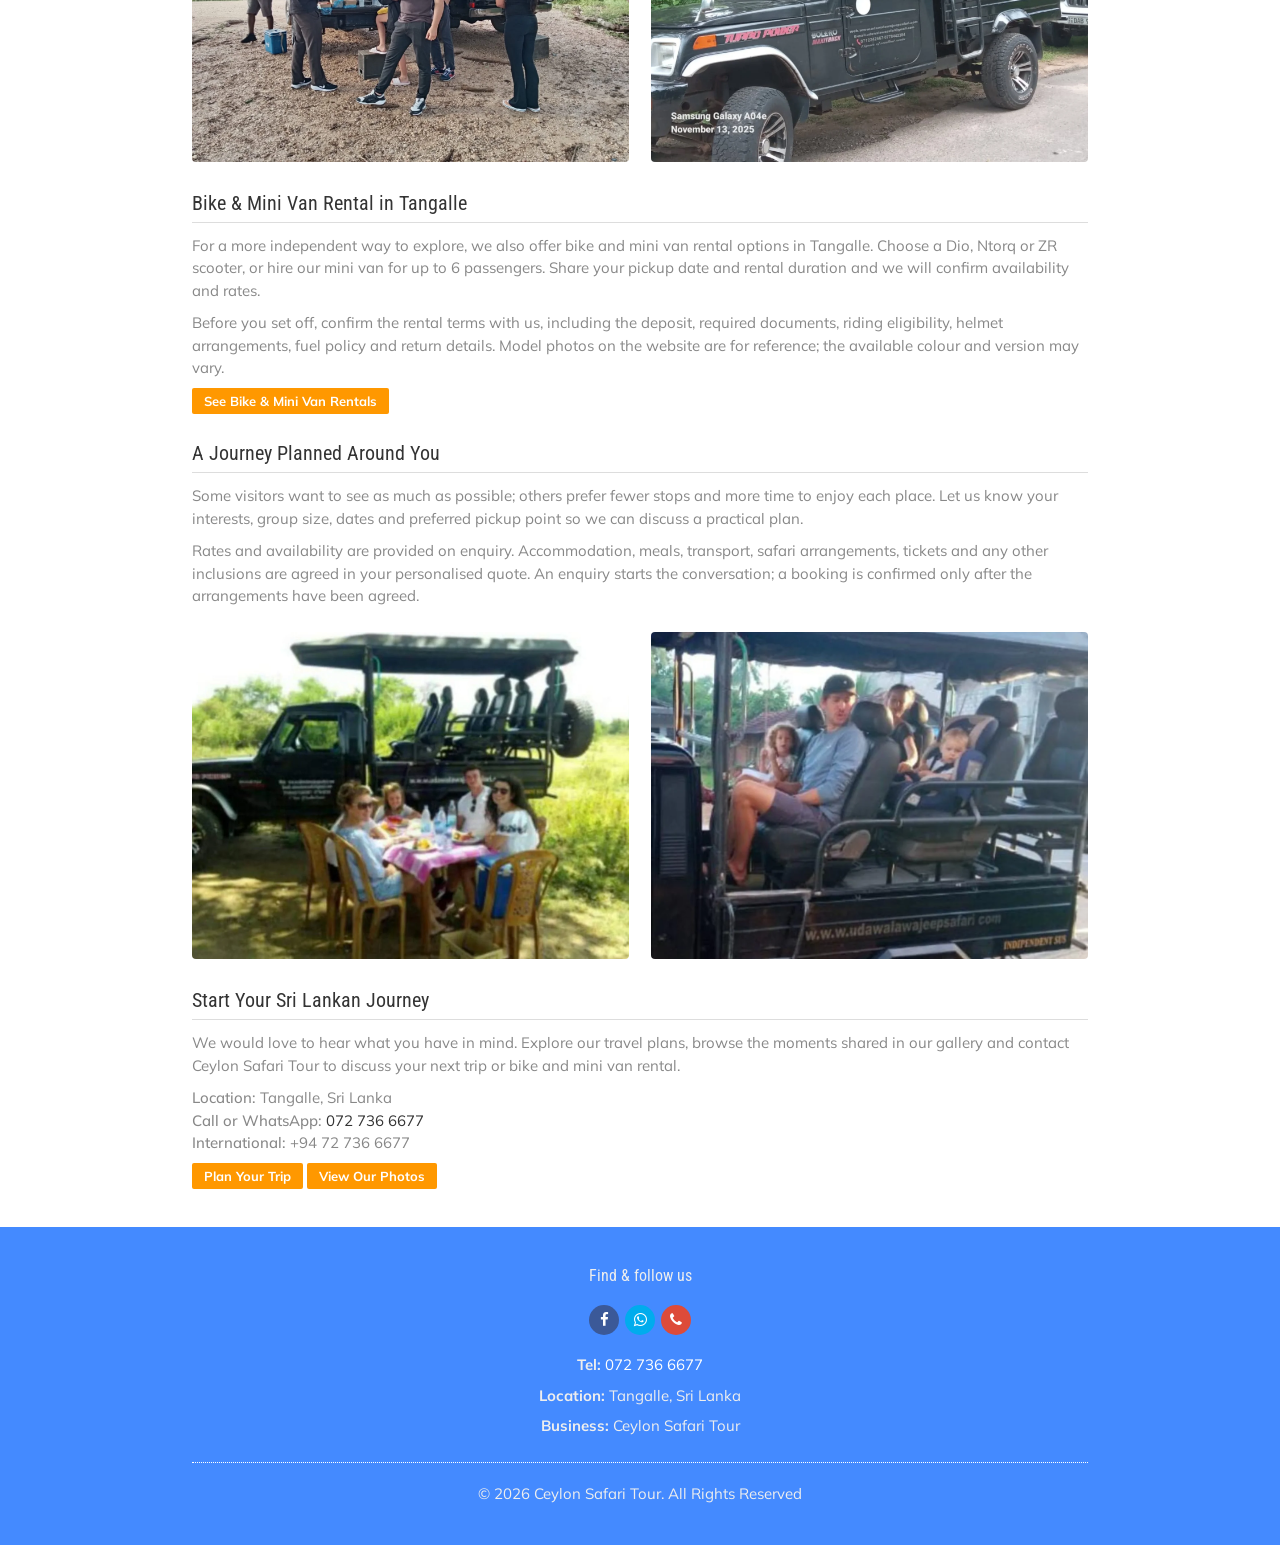
<file: Trips/about.html>
<!DOCTYPE html>

<html lang="en">
<head>
<meta charset="utf-8"/>
<title>About Us | Ceylon Safari Tour</title>
<meta content="width=device-width, initial-scale=1" name="viewport"/>
<meta content="yes" name="mobile-web-app-capable"/>
<meta content="True" name="HandheldFriendly"/>
<link href="assets/photos/1000881305.webp" rel="shortcut icon"/>
<link href="css/font-awesome.min.css" rel="stylesheet"/>
<link href="css/materialize.min.css" rel="stylesheet"/>
<link href="css/slick.css" rel="stylesheet"/>
<link href="css/slick-theme.css" rel="stylesheet"/>
<link href="css/owl.carousel.css" rel="stylesheet"/>
<link href="css/owl.theme.css" rel="stylesheet"/>
<link href="css/owl.transitions.css" rel="stylesheet"/>
<link href="css/style.css" rel="stylesheet"/>
<meta content="Meet Ceylon Safari Tour in Tangalle. Learn about our Sri Lanka travel plans, safari experiences, Dio, Ntorq and ZR bike rentals, plus a mini van for up to 6 passengers, plus a mini van for up to 6 passengerss, and how to plan your journey." name="description"/><meta content="#448aff" name="theme-color"/><link href="https://safari-chi-weld.vercel.app/about.html" rel="canonical"/><script type="application/ld+json">{"@context": "https://schema.org", "@type": "TravelAgency", "name": "Ceylon Safari Tour", "url": "https://safari-chi-weld.vercel.app", "telephone": "+94727366677", "address": {"@type": "PostalAddress", "addressLocality": "Tangalle", "addressCountry": "LK"}, "image": "https://safari-chi-weld.vercel.app/assets/photos/1000881305.webp", "sameAs": ["https://www.facebook.com/share/r/1JWvfFnAid/?mibextid=wwXIfr"]}</script><link href="css/business-adjustments.css" rel="stylesheet"/></head>
<body><!-- navbar -->
<div class="navbar">
<div class="container">
<div class="panel-control-left">
<a aria-label="Open navigation menu" class="sidenav-control-left" data-activates="slide-out-left" href="#"><i class="fa fa-bars"></i></a>
</div>
<div class="site-title">
<a aria-label="Ceylon Safari Tour home" class="logo" href="index.html"><h1>Ceylon Safari Tour<i class="fa fa-plane"></i></h1></a>
</div>
<div class="panel-control-right">
<a aria-label="Open contact and enquiry panel" class="sidenav-control-right" data-activates="slide-out-right" href="#"><i class="fa fa-phone"></i></a>
</div>
</div>
</div>
<!-- end navbar -->
<!-- panel control left --><div class="panel-control-left"><ul class="side-nav collapsible" data-collapsible="accordion" id="slide-out-left"><li><a href="index.html"><i class="fa fa-home"></i>Home</a></li><li><a href="travels.html"><i class="fa fa-plane"></i>Travels</a></li><li><a href="bike-rental.html"><i class="fa fa-motorcycle"></i>Bike &amp; Mini Van Rental</a></li><li><a href="about.html"><i class="fa fa-info-circle"></i>About Us</a></li><li><a href="contact.html"><i class="fa fa-envelope"></i>Contact</a></li><li><a href="gallery.html"><i class="fa fa-image"></i>Gallery</a></li><li><div class="collapsible-header"><i class="fa fa-map-marker"></i>Tour Plans<span><i class="fa fa-chevron-right"></i></span></div><div class="collapsible-body"><ul class="side-nav-panel"><li><a href="heritage.html">3 days · Heritage Escape</a></li><li><a href="coast-wild.html">5 days · Coast &amp; Wildlife</a></li><li><a href="island.html">7 days · The Island Journey</a></li><li><a href="nature.html">7 days · Birds &amp; Nature</a></li></ul></div></li></ul></div><!-- end panel control left -->
<!-- panel control right --><div class="panel-control-right"><div class="side-nav" id="slide-out-right"><div class="row entry"><div class="col s4"><img alt="Ceylon Safari Tour logo" src="assets/photos/1000881305.webp"/></div><div class="col s8"><div class="desc"><h6>Ceylon Safari Tour</h6><p>Tangalle, Sri Lanka</p></div></div></div><div class="row entry"><div class="col s12"><h6>Travels &amp; Rentals</h6><p>Tour plans up to 7 days. Dio, Ntorq and ZR bike rentals, plus a mini van for up to 6 passengers.</p><p><a href="tel:+94727366677">072 736 6677</a></p><p><a class="button" href="https://wa.me/94727366677?text=Hello%20Ceylon%20Safari%20Tour%21">WhatsApp us</a></p><p><a class="button" href="contact.html">Plan your trip</a></p></div></div></div></div><!-- end panel control right -->
<div class="details app-pages app-section about-page"><div class="container"><div class="pages-title"><h3>About Us</h3></div><img alt="Sharing fresh coconuts with travellers" decoding="async" loading="lazy" src="assets/photos/1000881306.webp"/><h3>Ceylon Safari Tour</h3>
<p>Welcome to Ceylon Safari Tour. Based in Tangalle, on Sri Lanka’s southern coast, we arrange travels, safari experiences and bike and mini van rentals for visitors who want to discover the island in their own way. A wildlife adventure, a journey through the hills or a day exploring the coast can each become a memorable part of your time in Sri Lanka.</p>
<p>Our aim is to make planning straightforward. Tell us when you are travelling, who is coming with you and what you would love to see. We can then discuss a route, the experiences that interest you and the arrangements needed for your journey.</p>
<div class="in-details"><h4>Explore Sri Lanka With Us</h4>
<p>Our suggested travel plans range from three to seven days, with no itinerary longer than seven days. They bring together different sides of the island: cultural sites around Kandy and Sigiriya, the tea country and mountain scenery around Ella, southern coastal towns and national park experiences.</p>
<p>Use these plans as a starting point. Your available time, preferred pace, starting location and interests help shape the final itinerary. Pickup in Tangalle or another location can be discussed when you enquire.</p>
<p><a class="button" href="travels.html">Explore Our Tour Plans</a></p></div>
<div class="in-details"><h4>Safari Experiences &amp; Time in Nature</h4>
<p>For travellers drawn to Sri Lanka’s wild side, a safari can form part of the journey. Our wildlife-focused tour ideas include places such as Udawalawe, Bundala and Kumana, alongside rainforest and coastal stops. Ask us about the route and park experience that best suit your dates.</p>
<p>Park access, weather and travel time can affect a day’s arrangements. Wildlife sightings depend on nature, and we will confirm the safari vehicle, entry fees and other agreed details in your quote before booking.</p></div>
<div class="gallery"><div class="row"><div class="col s6"><a aria-label="View our travel photo gallery" href="gallery.html"><img alt="Travellers beside open safari jeeps" decoding="async" loading="lazy" src="assets/photos/1000881321.webp"/></a></div><div class="col s6"><a aria-label="View our travel photo gallery" href="gallery.html"><img alt="Travellers enjoying a safari jeep outing" decoding="async" loading="lazy" src="assets/photos/1000881313.webp"/></a></div></div></div>
<div class="in-details"><h4>Bike &amp; Mini Van Rental in Tangalle</h4>
<p>For a more independent way to explore, we also offer bike and mini van rental options in Tangalle. Choose a Dio, Ntorq or ZR scooter, or hire our mini van for up to 6 passengers. Share your pickup date and rental duration and we will confirm availability and rates.</p>
<p>Before you set off, confirm the rental terms with us, including the deposit, required documents, riding eligibility, helmet arrangements, fuel policy and return details. Model photos on the website are for reference; the available colour and version may vary.</p>
<p><a class="button" href="bike-rental.html">See Bike &amp; Mini Van Rentals</a></p></div>
<div class="in-details"><h4>A Journey Planned Around You</h4>
<p>Some visitors want to see as much as possible; others prefer fewer stops and more time to enjoy each place. Let us know your interests, group size, dates and preferred pickup point so we can discuss a practical plan.</p>
<p>Rates and availability are provided on enquiry. Accommodation, meals, transport, safari arrangements, tickets and any other inclusions are agreed in your personalised quote. An enquiry starts the conversation; a booking is confirmed only after the arrangements have been agreed.</p></div>
<div class="gallery"><div class="row"><div class="col s6"><a aria-label="View our travel photo gallery" href="gallery.html"><img alt="A meal beside a safari jeep" decoding="async" loading="lazy" src="assets/photos/1000881311.webp"/></a></div><div class="col s6"><a aria-label="View our travel photo gallery" href="gallery.html"><img alt="Guests seated in an open safari jeep" decoding="async" loading="lazy" src="assets/photos/1000881320.webp"/></a></div></div></div>
<div class="in-details"><h4>Start Your Sri Lankan Journey</h4>
<p>We would love to hear what you have in mind. Explore our travel plans, browse the moments shared in our gallery and contact Ceylon Safari Tour to discuss your next trip or bike and mini van rental.</p>
<p><strong>Location:</strong> Tangalle, Sri Lanka<br/><strong>Call or WhatsApp:</strong> <a href="tel:+94727366677">072 736 6677</a><br/><strong>International:</strong> +94 72 736 6677</p>
<p><a class="button" href="contact.html">Plan Your Trip</a> <a class="button" href="gallery.html">View Our Photos</a></p></div></div></div><!-- footer -->
<footer>
<div class="container">
<h6>Find &amp; follow us</h6>
<ul class="icon-social"><li class="facebook"><a aria-label="Facebook" href="https://www.facebook.com/share/r/1JWvfFnAid/?mibextid=wwXIfr" rel="noopener noreferrer" target="_blank"><i class="fa fa-facebook"></i></a></li><li class="twitter"><a aria-label="WhatsApp" href="https://wa.me/94727366677?text=Hello%20Ceylon%20Safari%20Tour%21"><i class="fa fa-whatsapp"></i></a></li><li class="google"><a aria-label="Call us" href="tel:+94727366677"><i class="fa fa-phone"></i></a></li></ul>
<div class="tel-fax-mail">
<ul>
<li><span>Tel:</span> <a href="tel:+94727366677">072 736 6677</a></li>
<li><span>Location:</span> Tangalle, Sri Lanka</li>
<li><span>Business:</span> Ceylon Safari Tour</li>
</ul>
</div>
<div class="ft-bottom">
<span>© 2026 Ceylon Safari Tour. All Rights Reserved </span>
</div>
</div>
</footer>
<!-- end footer -->
<!-- script -->
<script src="js/jquery.min.js"></script>
<script src="js/materialize.min.js"></script>
<script src="js/slick.min.js"></script>
<script src="js/owl.carousel.min.js"></script>
<script src="js/custom.js"></script>
<script src="js/business.js"></script>
</body>
</html>
</file>
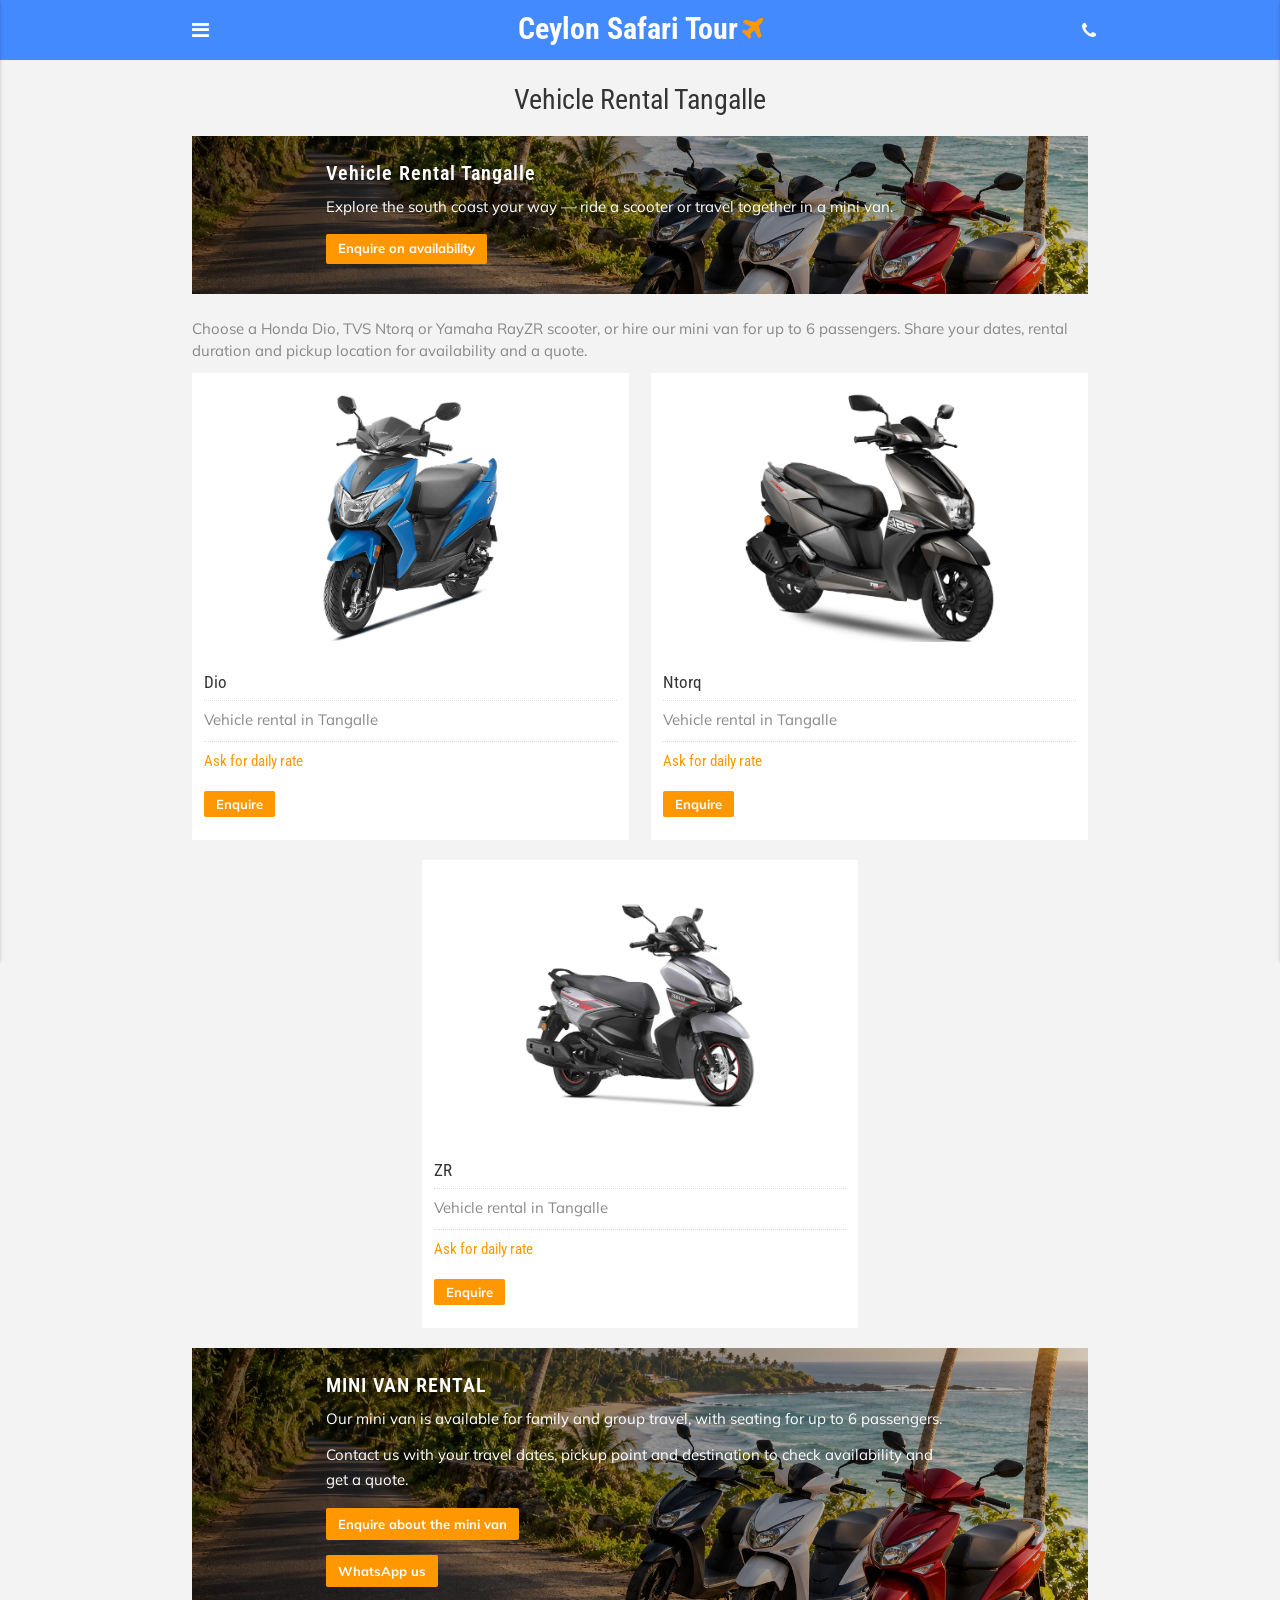
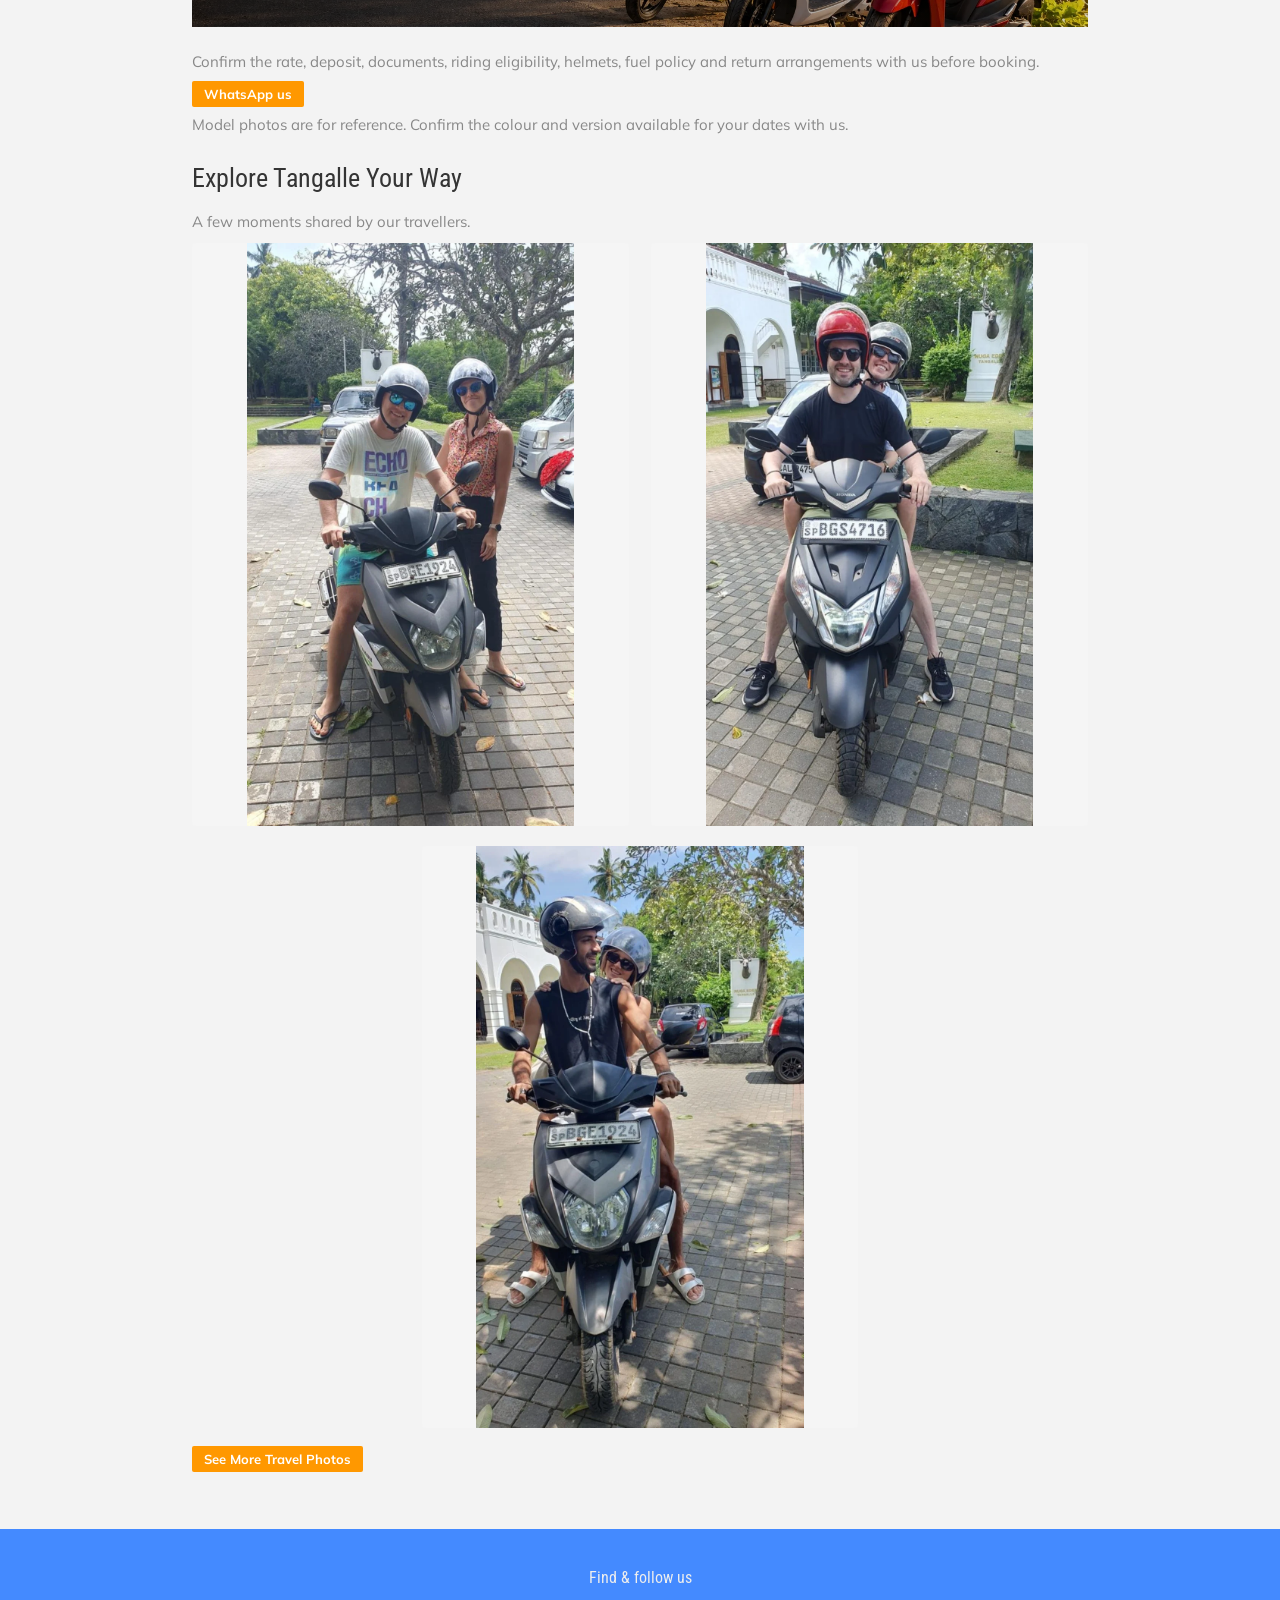
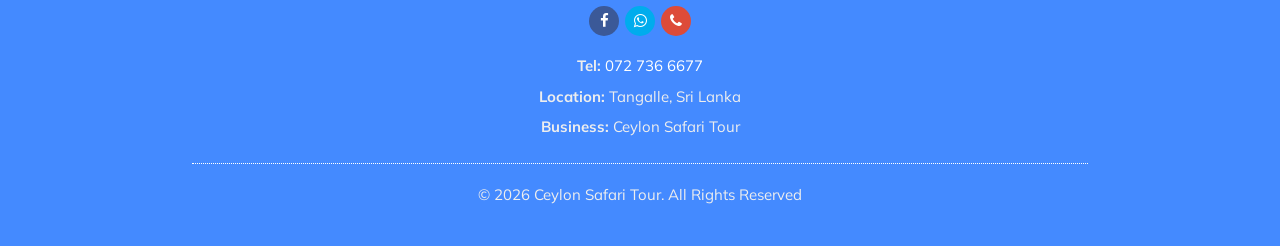
<file: Trips/bike-rental.html>
<!DOCTYPE html>

<html lang="en">
<head>
<meta charset="utf-8"/>
<title>Vehicle Rental Tangalle | Ceylon Safari Tour</title>
<meta content="width=device-width, initial-scale=1" name="viewport"/>
<meta content="yes" name="mobile-web-app-capable"/>
<meta content="True" name="HandheldFriendly"/>
<link href="assets/photos/1000881305.webp" rel="shortcut icon"/>
<link href="css/font-awesome.min.css" rel="stylesheet"/>
<link href="css/materialize.min.css" rel="stylesheet"/>
<link href="css/slick.css" rel="stylesheet"/>
<link href="css/slick-theme.css" rel="stylesheet"/>
<link href="css/owl.carousel.css" rel="stylesheet"/>
<link href="css/owl.theme.css" rel="stylesheet"/>
<link href="css/owl.transitions.css" rel="stylesheet"/>
<link href="css/style.css" rel="stylesheet"/>
<meta content="Bike rentals and mini van hire in Tangalle for up to 6 passengers. Call 0727366677 for rates and availability." name="description"/><meta content="#448aff" name="theme-color"/><link href="https://safari-chi-weld.vercel.app/bike-rental.html" rel="canonical"/><script type="application/ld+json">{"@context": "https://schema.org", "@type": "TravelAgency", "name": "Ceylon Safari Tour", "url": "https://safari-chi-weld.vercel.app", "telephone": "+94727366677", "address": {"@type": "PostalAddress", "addressLocality": "Tangalle", "addressCountry": "LK"}, "image": "https://safari-chi-weld.vercel.app/assets/photos/1000881305.webp", "sameAs": ["https://www.facebook.com/share/r/1JWvfFnAid/?mibextid=wwXIfr"]}</script><link href="css/business-adjustments.css" rel="stylesheet"/><link rel="stylesheet" href="css/lightbox.min.css"><link rel="stylesheet" href="css/customer-photos.css"></head>
<body><!-- navbar -->
<div class="navbar">
<div class="container">
<div class="panel-control-left">
<a aria-label="Open navigation menu" class="sidenav-control-left" data-activates="slide-out-left" href="#"><i class="fa fa-bars"></i></a>
</div>
<div class="site-title">
<a aria-label="Ceylon Safari Tour home" class="logo" href="index.html"><h1>Ceylon Safari Tour<i class="fa fa-plane"></i></h1></a>
</div>
<div class="panel-control-right">
<a aria-label="Open contact and enquiry panel" class="sidenav-control-right" data-activates="slide-out-right" href="#"><i class="fa fa-phone"></i></a>
</div>
</div>
</div>
<!-- end navbar -->
<!-- panel control left --><div class="panel-control-left"><ul class="side-nav collapsible" data-collapsible="accordion" id="slide-out-left"><li><a href="index.html"><i class="fa fa-home"></i>Home</a></li><li><a href="travels.html"><i class="fa fa-plane"></i>Travels</a></li><li><a href="bike-rental.html"><i class="fa fa-motorcycle"></i>Vehicle Rental Tangalle</a></li><li><a href="about.html"><i class="fa fa-info-circle"></i>About Us</a></li><li><a href="contact.html"><i class="fa fa-envelope"></i>Contact</a></li><li><a href="gallery.html"><i class="fa fa-image"></i>Gallery</a></li><li><div class="collapsible-header"><i class="fa fa-map-marker"></i>Tour Plans<span><i class="fa fa-chevron-right"></i></span></div><div class="collapsible-body"><ul class="side-nav-panel"><li><a href="heritage.html">3 days · Heritage Escape</a></li><li><a href="coast-wild.html">5 days · Coast &amp; Wildlife</a></li><li><a href="island.html">7 days · The Island Journey</a></li><li><a href="nature.html">7 days · Birds &amp; Nature</a></li></ul></div></li></ul></div><!-- end panel control left -->
<!-- panel control right --><div class="panel-control-right"><div class="side-nav" id="slide-out-right"><div class="row entry"><div class="col s4"><img alt="Ceylon Safari Tour logo" src="assets/photos/1000881305.webp"/></div><div class="col s8"><div class="desc"><h6>Ceylon Safari Tour</h6><p>Tangalle, Sri Lanka</p></div></div></div><div class="row entry"><div class="col s12"><h6>Travels &amp; Rentals</h6><p>Tour plans up to 7 days. Dio, Ntorq and ZR bike rentals, plus a mini van for up to 6 passengers.</p><p><a href="tel:+94727366677">072 736 6677</a></p><p><a class="button" href="https://wa.me/94727366677?text=Hello%20Ceylon%20Safari%20Tour%21">WhatsApp us</a></p><p><a class="button" href="contact.html">Plan your trip</a></p></div></div></div></div><!-- end panel control right -->
<div class="tours app-bg-dark app-pages app-section bike-listings"><div class="container"><div class="pages-title"><h3>Vehicle Rental Tangalle</h3></div><section aria-label="Tangalle bike and mini van rental" class="tours-promote app-section rental-banner"><div class="container"><div class="app-title"><h4>Vehicle Rental Tangalle</h4></div><p>Explore the south coast your way — ride a scooter or travel together in a mini van.</p><a class="button" href="contact.html?interest=Bike%20rental">Enquire on availability</a></div></section><p>Choose a Honda Dio, TVS Ntorq or Yamaha RayZR scooter, or hire our mini van for up to 6 passengers. Share your dates, rental duration and pickup location for availability and a quote.</p><div class="row"><div class="col s6"><div class="entry"><img alt="Honda Dio scooter" decoding="async" height="683" loading="lazy" src="assets/bikes/dio.webp" width="1024"/><div class="content"><h5>Dio</h5><p>Vehicle rental in Tangalle</p><h6><span>Ask for daily rate</span></h6><p><a class="button" href="contact.html?interest=Dio%20bike%20rental">Enquire</a></p></div></div></div><div class="col s6"><div class="entry"><img alt="TVS Ntorq scooter" decoding="async" height="683" loading="lazy" src="assets/bikes/ntorq.webp" width="1024"/><div class="content"><h5>Ntorq</h5><p>Vehicle rental in Tangalle</p><h6><span>Ask for daily rate</span></h6><p><a class="button" href="contact.html?interest=Ntorq%20bike%20rental">Enquire</a></p></div></div></div></div><div class="row"><div class="col s6"><div class="entry"><img alt="Yamaha RayZR scooter" decoding="async" height="683" loading="lazy" src="assets/bikes/zr.webp" width="1024"/><div class="content"><h5>ZR</h5><p>Vehicle rental in Tangalle</p><h6><span>Ask for daily rate</span></h6><p><a class="button" href="contact.html?interest=ZR%20bike%20rental">Enquire</a></p></div></div></div></div><section class="tours-promote app-section rental-banner"><div class="container"><div class="app-title"><h4>MINI VAN RENTAL</h4></div><p>Our mini van is available for family and group travel, with seating for up to 6 passengers.</p><p>Contact us with your travel dates, pickup point and destination to check availability and get a quote.</p><p><a class="button" href="contact.html?interest=Mini%20van%20rental%20-%206%20passengers">Enquire about the mini van</a></p><p><a class="button" href="https://wa.me/94727366677?text=Hello%20Ceylon%20Safari%20Tour%21%20I%20would%20like%20to%20enquire%20about%20mini%20van%20rental%20for%206%20passengers.">WhatsApp us</a></p></div></section><p>Confirm the rate, deposit, documents, riding eligibility, helmets, fuel policy and return arrangements with us before booking.</p><a class="button" href="https://wa.me/94727366677?text=Hello%21%20I%20would%20like%20to%20enquire%20about%20bike%20or%20mini%20van%20rental%20in%20Tangalle.">WhatsApp us</a><p>Model photos are for reference. Confirm the colour and version available for your dates with us.</p><section class="customer-photo-section" aria-label="vehicle rental customer photos"><h4>Explore Tangalle Your Way</h4><p>A few moments shared by our travellers.</p><div class="customer-photo-grid gallery"><div class="row"><div class="col s6"><figure><a href="assets/photos/1000891981.webp" data-lightbox="new-ceylon-photos" data-title="Travellers with helmets beside a scooter in Tangalle"><img src="assets/photos/1000891981.webp" alt="Travellers with helmets beside a scooter in Tangalle" loading="lazy" decoding="async"></a></figure></div><div class="col s6"><figure><a href="assets/photos/1000891980.webp" data-lightbox="new-ceylon-photos" data-title="Two travellers ready for a scooter ride"><img src="assets/photos/1000891980.webp" alt="Two travellers ready for a scooter ride" loading="lazy" decoding="async"></a></figure></div></div><div class="row"><div class="col s6"><figure><a href="assets/photos/1000891982.webp" data-lightbox="new-ceylon-photos" data-title="Travellers posing together on a rental scooter"><img src="assets/photos/1000891982.webp" alt="Travellers posing together on a rental scooter" loading="lazy" decoding="async"></a></figure></div></div></div><p><a class="button" href="gallery.html#new-photos">See More Travel Photos</a></p></section></div></div><!-- footer -->
<footer>
<div class="container">
<h6>Find &amp; follow us</h6>
<ul class="icon-social"><li class="facebook"><a aria-label="Facebook" href="https://www.facebook.com/share/r/1JWvfFnAid/?mibextid=wwXIfr" rel="noopener noreferrer" target="_blank"><i class="fa fa-facebook"></i></a></li><li class="twitter"><a aria-label="WhatsApp" href="https://wa.me/94727366677?text=Hello%20Ceylon%20Safari%20Tour%21"><i class="fa fa-whatsapp"></i></a></li><li class="google"><a aria-label="Call us" href="tel:+94727366677"><i class="fa fa-phone"></i></a></li></ul>
<div class="tel-fax-mail">
<ul>
<li><span>Tel:</span> <a href="tel:+94727366677">072 736 6677</a></li>
<li><span>Location:</span> Tangalle, Sri Lanka</li>
<li><span>Business:</span> Ceylon Safari Tour</li>
</ul>
</div>
<div class="ft-bottom">
<span>© 2026 Ceylon Safari Tour. All Rights Reserved </span>
</div>
</div>
</footer>
<!-- end footer -->
<!-- script -->
<script src="js/jquery.min.js"></script>
<script src="js/materialize.min.js"></script>
<script src="js/slick.min.js"></script>
<script src="js/owl.carousel.min.js"></script>
<script src="js/custom.js"></script>
<script src="js/lightbox.min.js"></script><script src="js/business.js"></script>
</body>
</html>
</file>
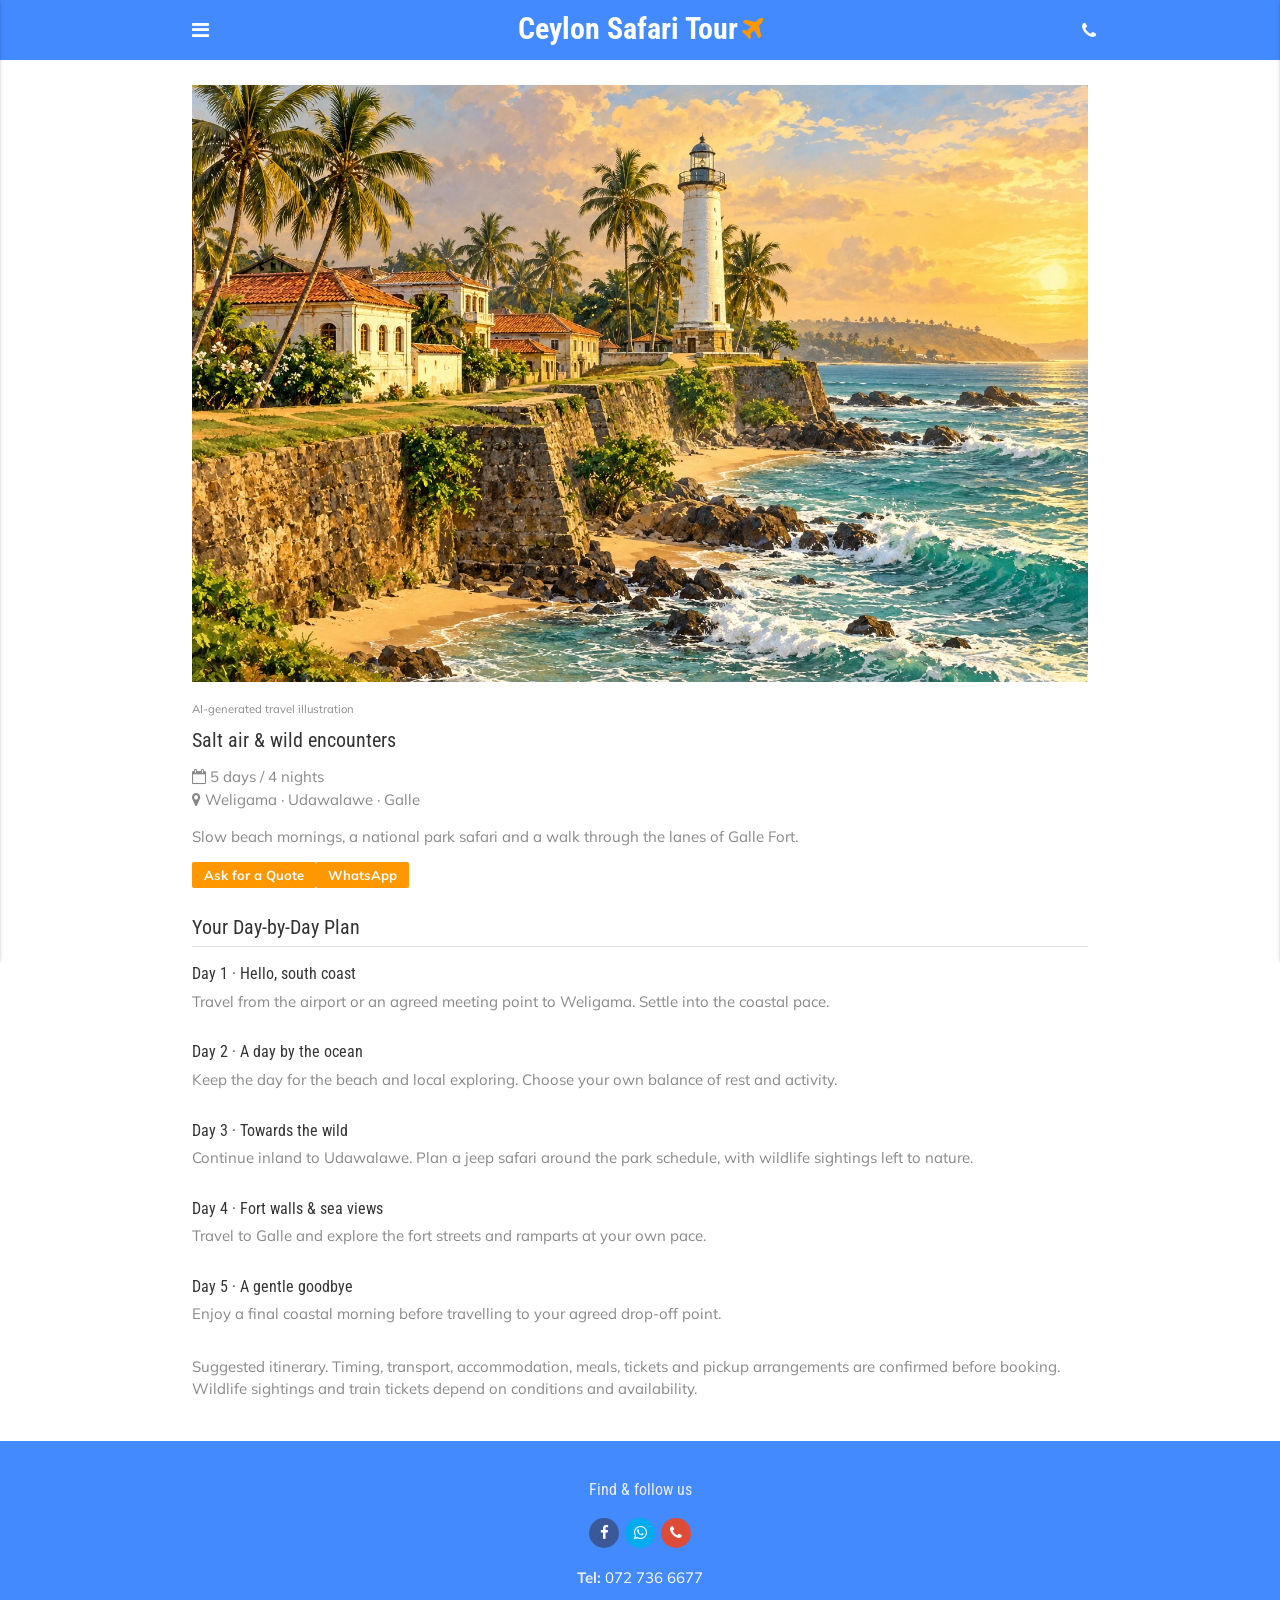
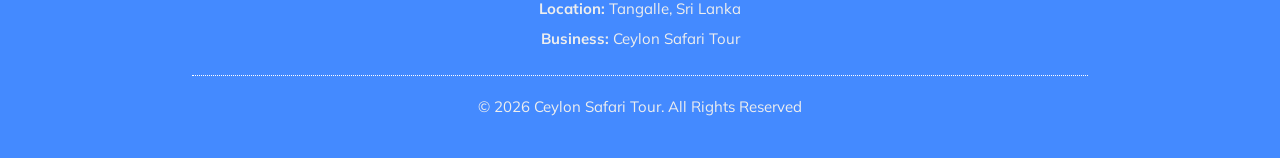
<file: Trips/coast-wild.html>
<!DOCTYPE html>

<html lang="en">
<head>
<meta charset="utf-8"/>
<title>Salt air &amp; wild encounters | Ceylon Safari Tour</title>
<meta content="width=device-width, initial-scale=1" name="viewport"/>
<meta content="yes" name="mobile-web-app-capable"/>
<meta content="True" name="HandheldFriendly"/>
<link href="assets/photos/1000881305.webp" rel="shortcut icon"/>
<link href="css/font-awesome.min.css" rel="stylesheet"/>
<link href="css/materialize.min.css" rel="stylesheet"/>
<link href="css/slick.css" rel="stylesheet"/>
<link href="css/slick-theme.css" rel="stylesheet"/>
<link href="css/owl.carousel.css" rel="stylesheet"/>
<link href="css/owl.theme.css" rel="stylesheet"/>
<link href="css/owl.transitions.css" rel="stylesheet"/>
<link href="css/style.css" rel="stylesheet"/>
<meta content="Slow beach mornings, a national park safari and a walk through the lanes of Galle Fort." name="description"/><meta content="#448aff" name="theme-color"/><link href="https://safari-chi-weld.vercel.app/coast-wild.html" rel="canonical"/><script type="application/ld+json">{"@context": "https://schema.org", "@type": "TravelAgency", "name": "Ceylon Safari Tour", "url": "https://safari-chi-weld.vercel.app", "telephone": "+94727366677", "address": {"@type": "PostalAddress", "addressLocality": "Tangalle", "addressCountry": "LK"}, "image": "https://safari-chi-weld.vercel.app/assets/photos/1000881305.webp", "sameAs": ["https://www.facebook.com/share/r/1JWvfFnAid/?mibextid=wwXIfr"]}</script><link href="css/business-adjustments.css" rel="stylesheet"/></head>
<body><!-- navbar -->
<div class="navbar">
<div class="container">
<div class="panel-control-left">
<a aria-label="Open navigation menu" class="sidenav-control-left" data-activates="slide-out-left" href="#"><i class="fa fa-bars"></i></a>
</div>
<div class="site-title">
<a aria-label="Ceylon Safari Tour home" class="logo" href="index.html"><h1>Ceylon Safari Tour<i class="fa fa-plane"></i></h1></a>
</div>
<div class="panel-control-right">
<a aria-label="Open contact and enquiry panel" class="sidenav-control-right" data-activates="slide-out-right" href="#"><i class="fa fa-phone"></i></a>
</div>
</div>
</div>
<!-- end navbar -->
<!-- panel control left --><div class="panel-control-left"><ul class="side-nav collapsible" data-collapsible="accordion" id="slide-out-left"><li><a href="index.html"><i class="fa fa-home"></i>Home</a></li><li><a href="travels.html"><i class="fa fa-plane"></i>Travels</a></li><li><a href="bike-rental.html"><i class="fa fa-motorcycle"></i>Bike &amp; Mini Van Rental</a></li><li><a href="about.html"><i class="fa fa-info-circle"></i>About Us</a></li><li><a href="contact.html"><i class="fa fa-envelope"></i>Contact</a></li><li><a href="gallery.html"><i class="fa fa-image"></i>Gallery</a></li><li><div class="collapsible-header"><i class="fa fa-map-marker"></i>Tour Plans<span><i class="fa fa-chevron-right"></i></span></div><div class="collapsible-body"><ul class="side-nav-panel"><li><a href="heritage.html">3 days · Heritage Escape</a></li><li><a href="coast-wild.html">5 days · Coast &amp; Wildlife</a></li><li><a href="island.html">7 days · The Island Journey</a></li><li><a href="nature.html">7 days · Birds &amp; Nature</a></li></ul></div></li></ul></div><!-- end panel control left -->
<!-- panel control right --><div class="panel-control-right"><div class="side-nav" id="slide-out-right"><div class="row entry"><div class="col s4"><img alt="Ceylon Safari Tour logo" src="assets/photos/1000881305.webp"/></div><div class="col s8"><div class="desc"><h6>Ceylon Safari Tour</h6><p>Tangalle, Sri Lanka</p></div></div></div><div class="row entry"><div class="col s12"><h6>Travels &amp; Rentals</h6><p>Tour plans up to 7 days. Dio, Ntorq and ZR bike and mini van rentals, plus a mini van for up to 6 passengers.</p><p><a href="tel:+94727366677">072 736 6677</a></p><p><a class="button" href="https://wa.me/94727366677?text=Hello%20Ceylon%20Safari%20Tour%21">WhatsApp us</a></p><p><a class="button" href="contact.html">Plan your trip</a></p></div></div></div></div><!-- end panel control right -->
<div class="details app-pages app-section"><div class="container"><img alt="Sri Lankan coast &amp; wildlife illustration" src="assets/tours/coast.webp"/><p><small>AI-generated travel illustration</small></p><h3>Salt air &amp; wild encounters</h3><ul class="details-info"><li><i class="fa fa-calendar-o"></i> 5 days / 4 nights</li><li><i class="fa fa-map-marker"></i> Weligama · Udawalawe · Galle</li></ul><p>Slow beach mornings, a national park safari and a walk through the lanes of Galle Fort.</p><ul class="button-ul"><li><a class="button" href="contact.html?interest=Salt%20air%20%26%20wild%20encounters">Ask for a Quote</a></li><li><a class="button" href="https://wa.me/94727366677?text=Hello%21%20I%20am%20interested%20in%20Salt%20air%20%26%20wild%20encounters">WhatsApp</a></li></ul><div class="in-details"><h4>Your Day-by-Day Plan</h4><div class="row"><div class="col s12"><h6>Day 1 · Hello, south coast</h6><p>Travel from the airport or an agreed meeting point to Weligama. Settle into the coastal pace.</p></div></div><div class="row"><div class="col s12"><h6>Day 2 · A day by the ocean</h6><p>Keep the day for the beach and local exploring. Choose your own balance of rest and activity.</p></div></div><div class="row"><div class="col s12"><h6>Day 3 · Towards the wild</h6><p>Continue inland to Udawalawe. Plan a jeep safari around the park schedule, with wildlife sightings left to nature.</p></div></div><div class="row"><div class="col s12"><h6>Day 4 · Fort walls &amp; sea views</h6><p>Travel to Galle and explore the fort streets and ramparts at your own pace.</p></div></div><div class="row"><div class="col s12"><h6>Day 5 · A gentle goodbye</h6><p>Enjoy a final coastal morning before travelling to your agreed drop-off point.</p></div></div></div><p>Suggested itinerary. Timing, transport, accommodation, meals, tickets and pickup arrangements are confirmed before booking. Wildlife sightings and train tickets depend on conditions and availability.</p></div></div><!-- footer -->
<footer>
<div class="container">
<h6>Find &amp; follow us</h6>
<ul class="icon-social"><li class="facebook"><a aria-label="Facebook" href="https://www.facebook.com/share/r/1JWvfFnAid/?mibextid=wwXIfr" rel="noopener noreferrer" target="_blank"><i class="fa fa-facebook"></i></a></li><li class="twitter"><a aria-label="WhatsApp" href="https://wa.me/94727366677?text=Hello%20Ceylon%20Safari%20Tour%21"><i class="fa fa-whatsapp"></i></a></li><li class="google"><a aria-label="Call us" href="tel:+94727366677"><i class="fa fa-phone"></i></a></li></ul>
<div class="tel-fax-mail">
<ul>
<li><span>Tel:</span> <a href="tel:+94727366677">072 736 6677</a></li>
<li><span>Location:</span> Tangalle, Sri Lanka</li>
<li><span>Business:</span> Ceylon Safari Tour</li>
</ul>
</div>
<div class="ft-bottom">
<span>© 2026 Ceylon Safari Tour. All Rights Reserved </span>
</div>
</div>
</footer>
<!-- end footer -->
<!-- script -->
<script src="js/jquery.min.js"></script>
<script src="js/materialize.min.js"></script>
<script src="js/slick.min.js"></script>
<script src="js/owl.carousel.min.js"></script>
<script src="js/custom.js"></script>
<script src="js/business.js"></script>
</body>
</html>
</file>
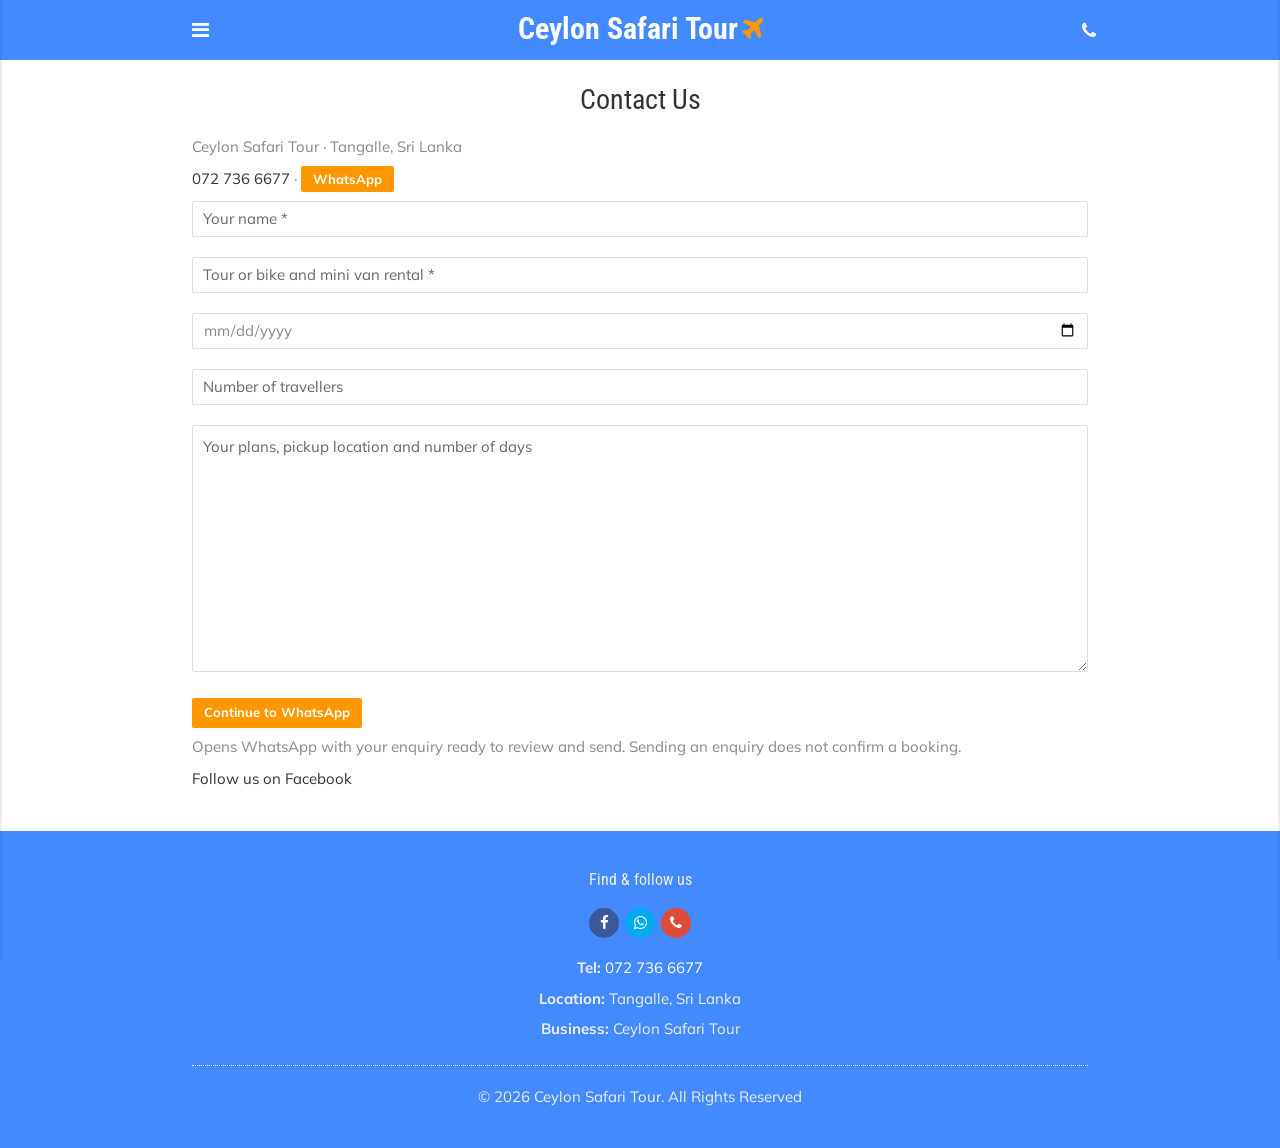
<file: Trips/contact.html>
<!DOCTYPE html>

<html lang="en">
<head>
<meta charset="utf-8"/>
<title>Contact Us | Ceylon Safari Tour</title>
<meta content="width=device-width, initial-scale=1" name="viewport"/>
<meta content="yes" name="mobile-web-app-capable"/>
<meta content="True" name="HandheldFriendly"/>
<link href="assets/photos/1000881305.webp" rel="shortcut icon"/>
<link href="css/font-awesome.min.css" rel="stylesheet"/>
<link href="css/materialize.min.css" rel="stylesheet"/>
<link href="css/slick.css" rel="stylesheet"/>
<link href="css/slick-theme.css" rel="stylesheet"/>
<link href="css/owl.carousel.css" rel="stylesheet"/>
<link href="css/owl.theme.css" rel="stylesheet"/>
<link href="css/owl.transitions.css" rel="stylesheet"/>
<link href="css/style.css" rel="stylesheet"/>
<meta content="Contact Ceylon Safari Tour in Tangalle on 0727366677 for travel, bike rental and mini van hire enquiries." name="description"/><meta content="#448aff" name="theme-color"/><link href="https://safari-chi-weld.vercel.app/contact.html" rel="canonical"/><script type="application/ld+json">{"@context": "https://schema.org", "@type": "TravelAgency", "name": "Ceylon Safari Tour", "url": "https://safari-chi-weld.vercel.app", "telephone": "+94727366677", "address": {"@type": "PostalAddress", "addressLocality": "Tangalle", "addressCountry": "LK"}, "image": "https://safari-chi-weld.vercel.app/assets/photos/1000881305.webp", "sameAs": ["https://www.facebook.com/share/r/1JWvfFnAid/?mibextid=wwXIfr"]}</script><link href="css/business-adjustments.css" rel="stylesheet"/></head>
<body><!-- navbar -->
<div class="navbar">
<div class="container">
<div class="panel-control-left">
<a aria-label="Open navigation menu" class="sidenav-control-left" data-activates="slide-out-left" href="#"><i class="fa fa-bars"></i></a>
</div>
<div class="site-title">
<a aria-label="Ceylon Safari Tour home" class="logo" href="index.html"><h1>Ceylon Safari Tour<i class="fa fa-plane"></i></h1></a>
</div>
<div class="panel-control-right">
<a aria-label="Open contact and enquiry panel" class="sidenav-control-right" data-activates="slide-out-right" href="#"><i class="fa fa-phone"></i></a>
</div>
</div>
</div>
<!-- end navbar -->
<!-- panel control left --><div class="panel-control-left"><ul class="side-nav collapsible" data-collapsible="accordion" id="slide-out-left"><li><a href="index.html"><i class="fa fa-home"></i>Home</a></li><li><a href="travels.html"><i class="fa fa-plane"></i>Travels</a></li><li><a href="bike-rental.html"><i class="fa fa-motorcycle"></i>Bike &amp; Mini Van Rental</a></li><li><a href="about.html"><i class="fa fa-info-circle"></i>About Us</a></li><li><a href="contact.html"><i class="fa fa-envelope"></i>Contact</a></li><li><a href="gallery.html"><i class="fa fa-image"></i>Gallery</a></li><li><div class="collapsible-header"><i class="fa fa-map-marker"></i>Tour Plans<span><i class="fa fa-chevron-right"></i></span></div><div class="collapsible-body"><ul class="side-nav-panel"><li><a href="heritage.html">3 days · Heritage Escape</a></li><li><a href="coast-wild.html">5 days · Coast &amp; Wildlife</a></li><li><a href="island.html">7 days · The Island Journey</a></li><li><a href="nature.html">7 days · Birds &amp; Nature</a></li></ul></div></li></ul></div><!-- end panel control left -->
<!-- panel control right --><div class="panel-control-right"><div class="side-nav" id="slide-out-right"><div class="row entry"><div class="col s4"><img alt="Ceylon Safari Tour logo" src="assets/photos/1000881305.webp"/></div><div class="col s8"><div class="desc"><h6>Ceylon Safari Tour</h6><p>Tangalle, Sri Lanka</p></div></div></div><div class="row entry"><div class="col s12"><h6>Travels &amp; Rentals</h6><p>Tour plans up to 7 days. Dio, Ntorq and ZR bike rentals, plus a mini van for up to 6 passengers.</p><p><a href="tel:+94727366677">072 736 6677</a></p><p><a class="button" href="https://wa.me/94727366677?text=Hello%20Ceylon%20Safari%20Tour%21">WhatsApp us</a></p><p><a class="button" href="contact.html">Plan your trip</a></p></div></div></div></div><!-- end panel control right -->
<div class="contact app-pages app-section"><div class="container"><div class="pages-title"><h3>Contact Us</h3></div><p>Ceylon Safari Tour · Tangalle, Sri Lanka</p><p><a href="tel:+94727366677">072 736 6677</a> · <a class="button" href="https://wa.me/94727366677?text=Hello%20Ceylon%20Safari%20Tour%21">WhatsApp</a></p><form action="#" id="enquiry-form"><input aria-label="Your name" autocomplete="name" id="name" maxlength="100" name="name" placeholder="Your name *" required="" type="text"/><input aria-label="Tour or bike and mini van rental" id="interest" list="experiences" name="interest" placeholder="Tour or bike and mini van rental *" required="" type="text"/><datalist id="experiences"><option value="A little culture, a lot of wonder"></option><option value="Salt air &amp; wild encounters"></option><option value="Seven days, a world of Sri Lanka"></option><option value="Follow the call of the wild"></option><option value="Dio bike and mini van rental"></option><option value="Ntorq bike and mini van rental"></option><option value="ZR bike and mini van rental"></option><option value="Safari enquiry"></option></datalist><input aria-label="Preferred start date" id="date" name="date" type="date"/><input aria-label="Number of travellers" id="guests" max="100" min="1" name="guests" placeholder="Number of travellers" type="number"/><textarea aria-label="Your plans" cols="20" id="message" maxlength="2000" name="message" placeholder="Your plans, pickup location and number of days" rows="10"></textarea><button class="button" type="submit">Continue to WhatsApp</button><p>Opens WhatsApp with your enquiry ready to review and send. Sending an enquiry does not confirm a booking.</p><p id="form-status" role="status"></p></form><p><a href="https://www.facebook.com/share/r/1JWvfFnAid/?mibextid=wwXIfr" rel="noopener noreferrer" target="_blank">Follow us on Facebook</a></p></div></div><!-- footer -->
<footer>
<div class="container">
<h6>Find &amp; follow us</h6>
<ul class="icon-social"><li class="facebook"><a aria-label="Facebook" href="https://www.facebook.com/share/r/1JWvfFnAid/?mibextid=wwXIfr" rel="noopener noreferrer" target="_blank"><i class="fa fa-facebook"></i></a></li><li class="twitter"><a aria-label="WhatsApp" href="https://wa.me/94727366677?text=Hello%20Ceylon%20Safari%20Tour%21"><i class="fa fa-whatsapp"></i></a></li><li class="google"><a aria-label="Call us" href="tel:+94727366677"><i class="fa fa-phone"></i></a></li></ul>
<div class="tel-fax-mail">
<ul>
<li><span>Tel:</span> <a href="tel:+94727366677">072 736 6677</a></li>
<li><span>Location:</span> Tangalle, Sri Lanka</li>
<li><span>Business:</span> Ceylon Safari Tour</li>
</ul>
</div>
<div class="ft-bottom">
<span>© 2026 Ceylon Safari Tour. All Rights Reserved </span>
</div>
</div>
</footer>
<!-- end footer -->
<!-- script -->
<script src="js/jquery.min.js"></script>
<script src="js/materialize.min.js"></script>
<script src="js/slick.min.js"></script>
<script src="js/owl.carousel.min.js"></script>
<script src="js/custom.js"></script>
<script src="js/business.js"></script>
</body>
</html>
</file>
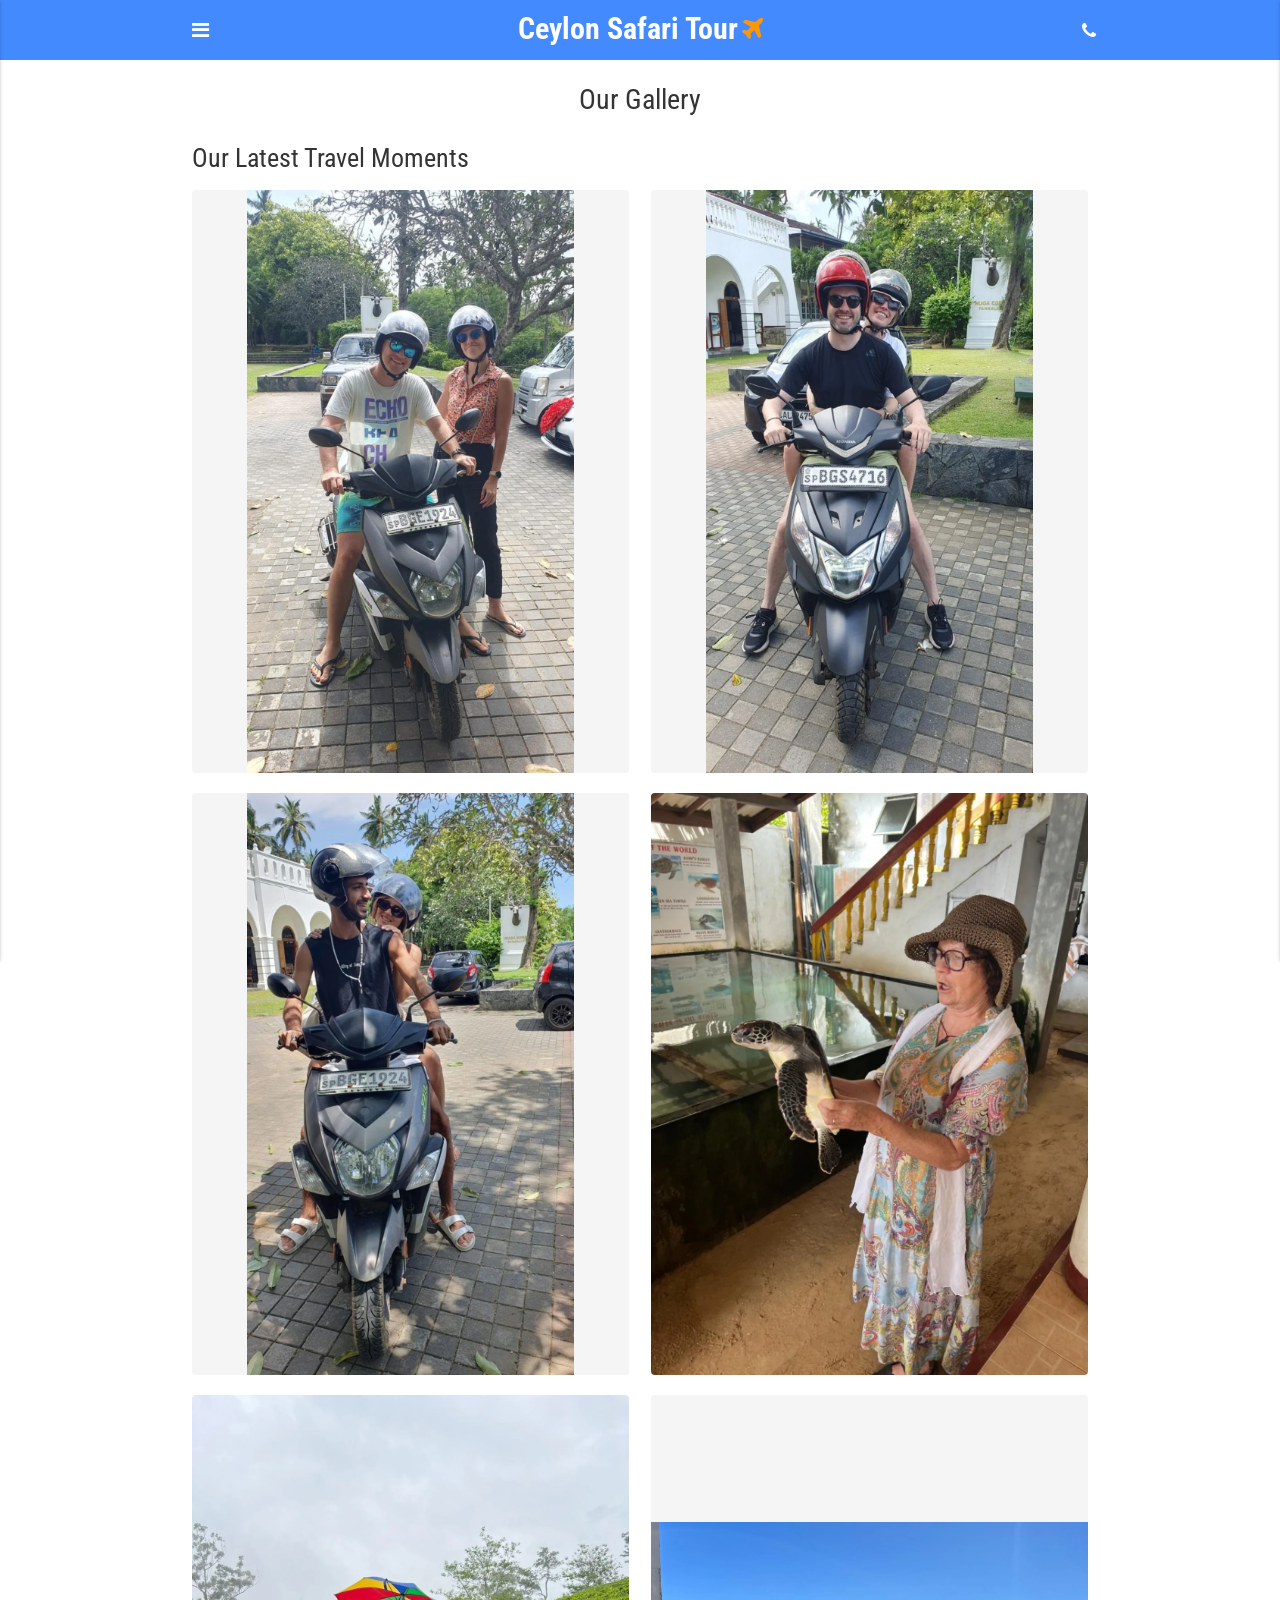
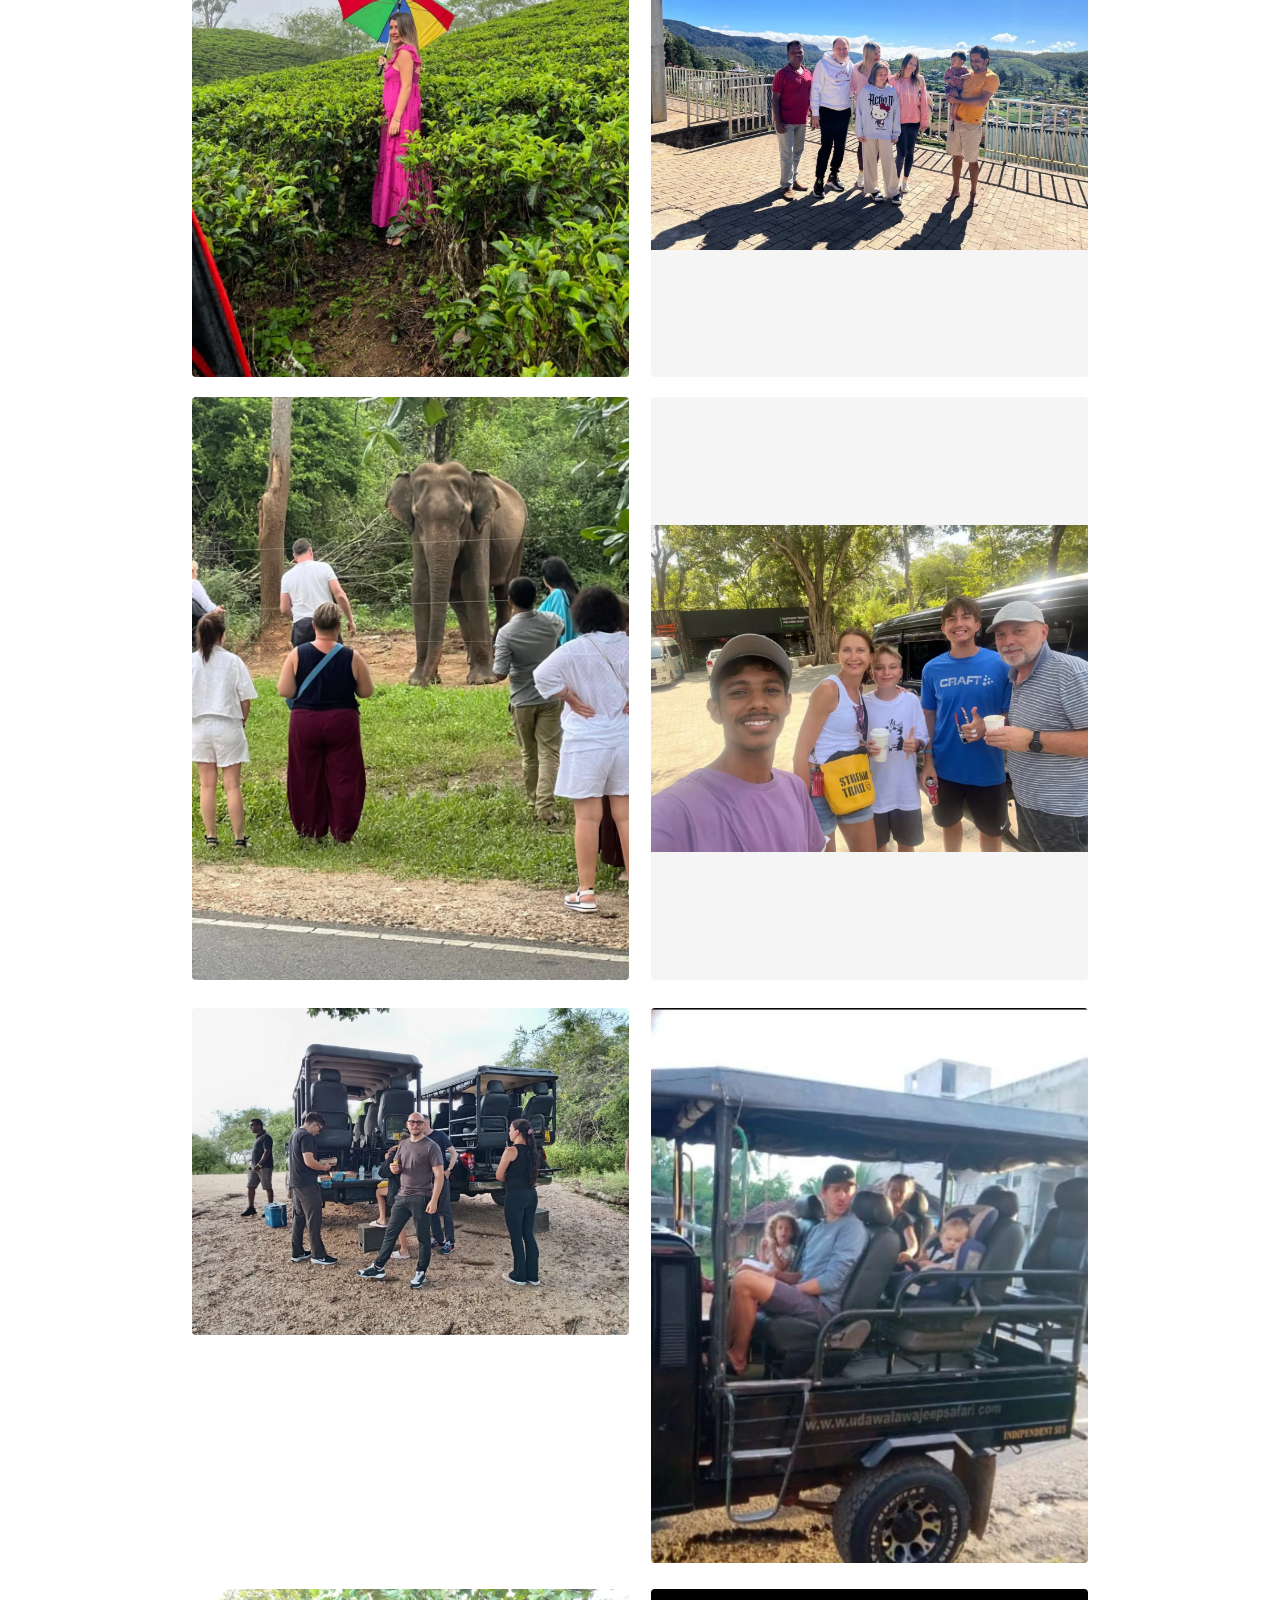
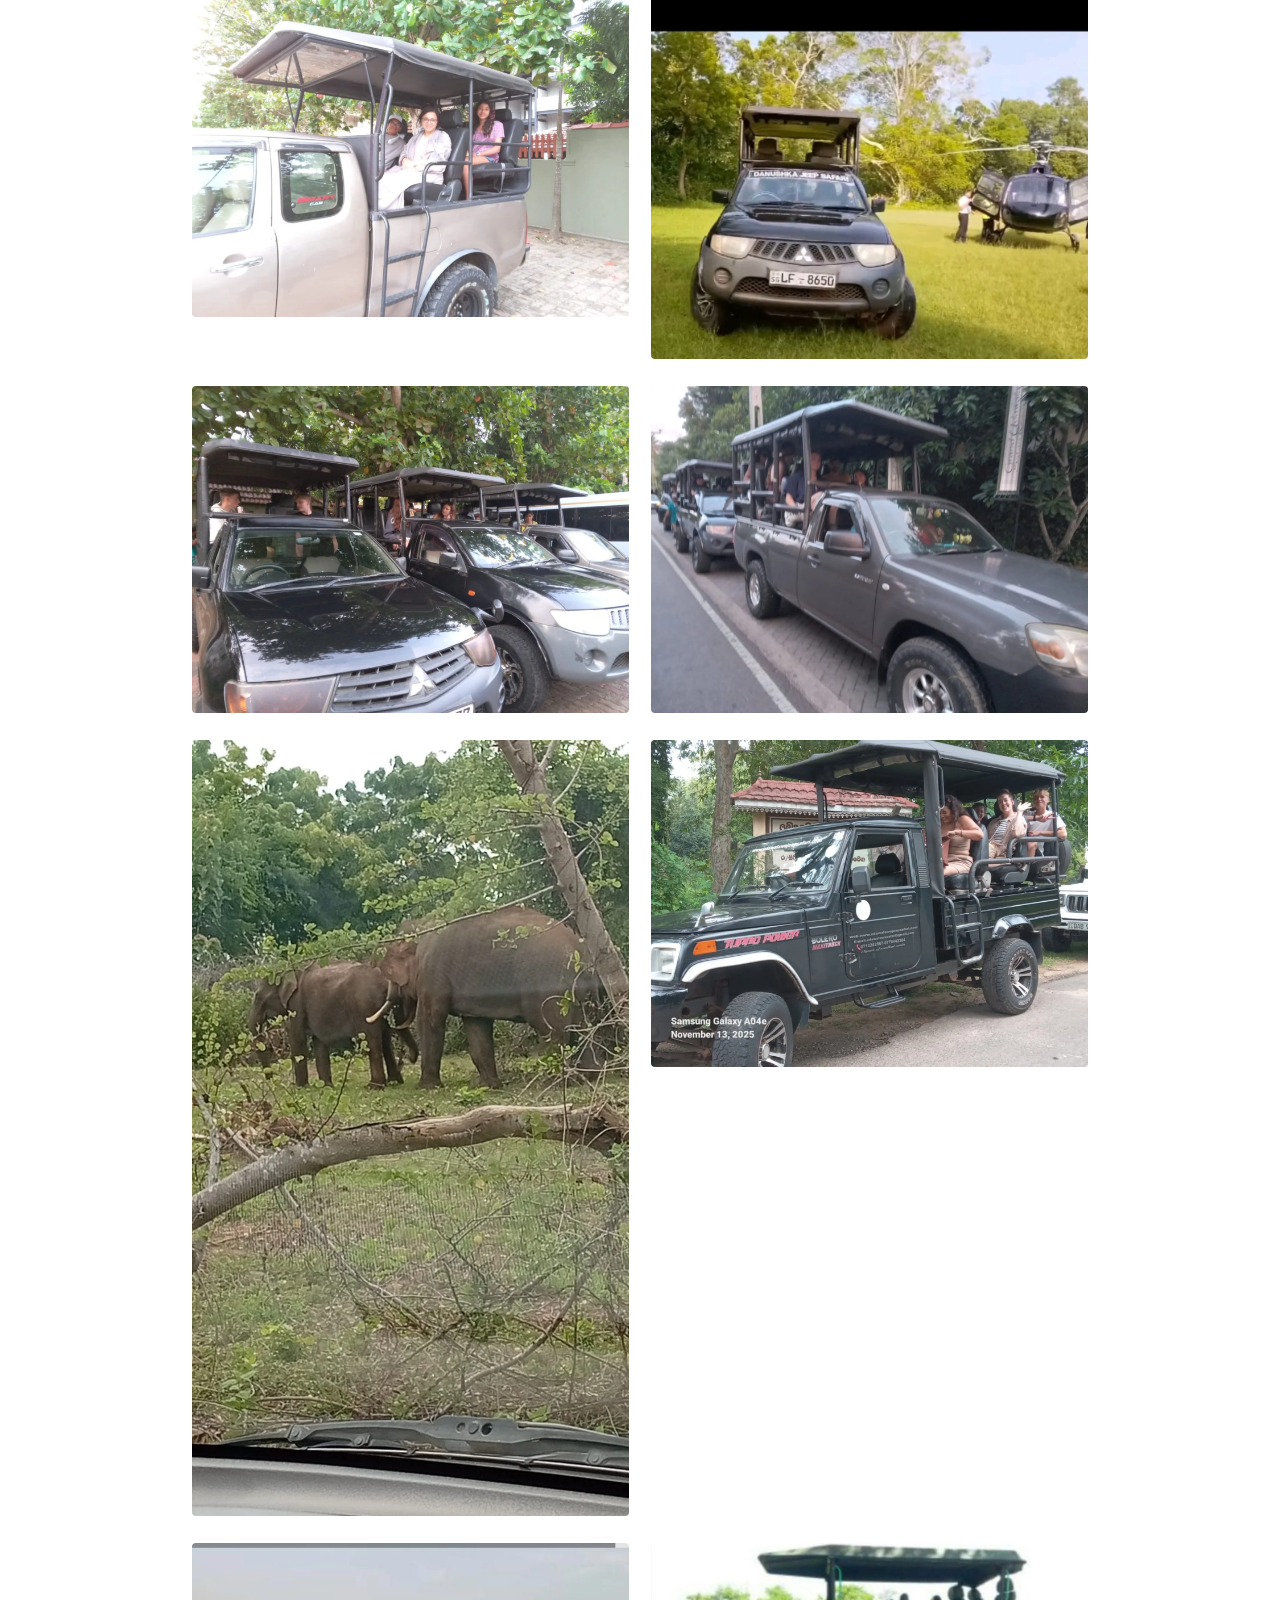
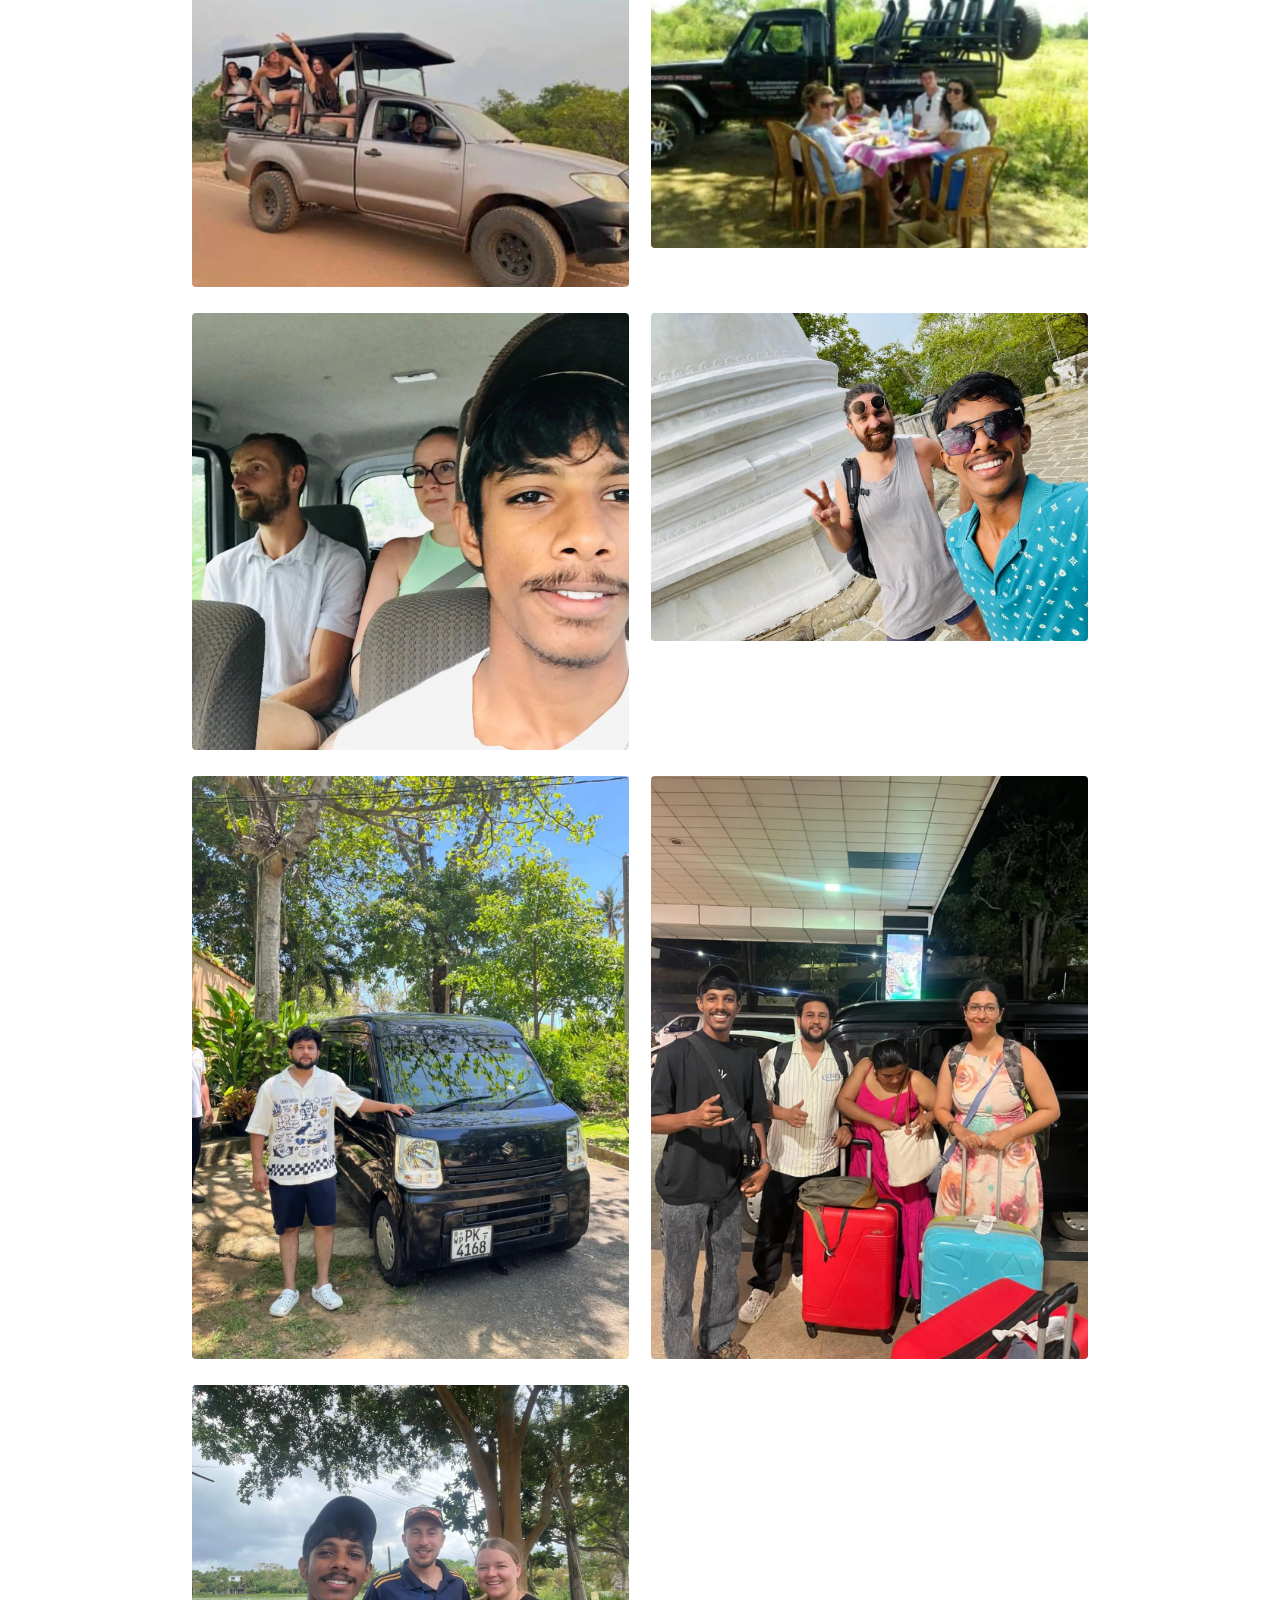
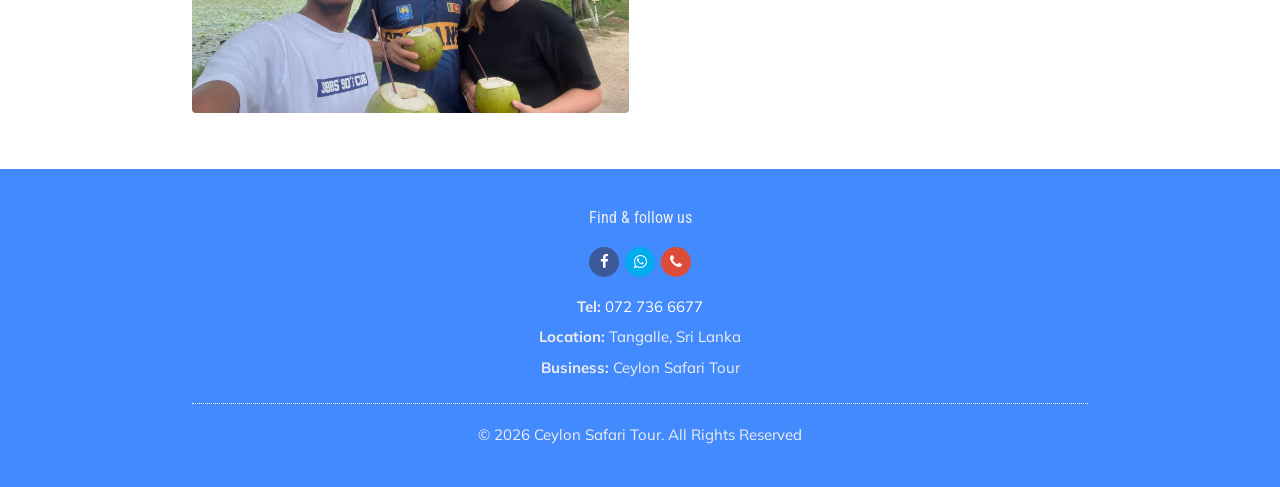
<file: Trips/gallery.html>
<!DOCTYPE html>

<html lang="en">
<head>
<meta charset="utf-8"/>
<title>Our Travel Photos | Ceylon Safari Tour</title>
<meta content="width=device-width, initial-scale=1" name="viewport"/>
<meta content="yes" name="mobile-web-app-capable"/>
<meta content="True" name="HandheldFriendly"/>
<link href="assets/photos/1000881305.webp" rel="shortcut icon"/>
<link href="css/font-awesome.min.css" rel="stylesheet"/>
<link href="css/materialize.min.css" rel="stylesheet"/>
<link href="css/slick.css" rel="stylesheet"/>
<link href="css/slick-theme.css" rel="stylesheet"/>
<link href="css/owl.carousel.css" rel="stylesheet"/>
<link href="css/owl.theme.css" rel="stylesheet"/>
<link href="css/owl.transitions.css" rel="stylesheet"/>
<link href="css/style.css" rel="stylesheet"/>
<meta content="Photos shared by Ceylon Safari Tour." name="description"/><meta content="#448aff" name="theme-color"/><link href="https://safari-chi-weld.vercel.app/gallery.html" rel="canonical"/><script type="application/ld+json">{"@context": "https://schema.org", "@type": "TravelAgency", "name": "Ceylon Safari Tour", "url": "https://safari-chi-weld.vercel.app", "telephone": "+94727366677", "address": {"@type": "PostalAddress", "addressLocality": "Tangalle", "addressCountry": "LK"}, "image": "https://safari-chi-weld.vercel.app/assets/photos/1000881305.webp", "sameAs": ["https://www.facebook.com/share/r/1JWvfFnAid/?mibextid=wwXIfr"]}</script><link href="css/lightbox.min.css" rel="stylesheet"/><link href="css/business-adjustments.css" rel="stylesheet"/><link rel="stylesheet" href="css/customer-photos.css"></head>
<body><!-- navbar -->
<div class="navbar">
<div class="container">
<div class="panel-control-left">
<a aria-label="Open navigation menu" class="sidenav-control-left" data-activates="slide-out-left" href="#"><i class="fa fa-bars"></i></a>
</div>
<div class="site-title">
<a aria-label="Ceylon Safari Tour home" class="logo" href="index.html"><h1>Ceylon Safari Tour<i class="fa fa-plane"></i></h1></a>
</div>
<div class="panel-control-right">
<a aria-label="Open contact and enquiry panel" class="sidenav-control-right" data-activates="slide-out-right" href="#"><i class="fa fa-phone"></i></a>
</div>
</div>
</div>
<!-- end navbar -->
<!-- panel control left --><div class="panel-control-left"><ul class="side-nav collapsible" data-collapsible="accordion" id="slide-out-left"><li><a href="index.html"><i class="fa fa-home"></i>Home</a></li><li><a href="travels.html"><i class="fa fa-plane"></i>Travels</a></li><li><a href="bike-rental.html"><i class="fa fa-motorcycle"></i>Bike &amp; Mini Van Rental</a></li><li><a href="about.html"><i class="fa fa-info-circle"></i>About Us</a></li><li><a href="contact.html"><i class="fa fa-envelope"></i>Contact</a></li><li><a href="gallery.html"><i class="fa fa-image"></i>Gallery</a></li><li><div class="collapsible-header"><i class="fa fa-map-marker"></i>Tour Plans<span><i class="fa fa-chevron-right"></i></span></div><div class="collapsible-body"><ul class="side-nav-panel"><li><a href="heritage.html">3 days · Heritage Escape</a></li><li><a href="coast-wild.html">5 days · Coast &amp; Wildlife</a></li><li><a href="island.html">7 days · The Island Journey</a></li><li><a href="nature.html">7 days · Birds &amp; Nature</a></li></ul></div></li></ul></div><!-- end panel control left -->
<!-- panel control right --><div class="panel-control-right"><div class="side-nav" id="slide-out-right"><div class="row entry"><div class="col s4"><img alt="Ceylon Safari Tour logo" src="assets/photos/1000881305.webp"/></div><div class="col s8"><div class="desc"><h6>Ceylon Safari Tour</h6><p>Tangalle, Sri Lanka</p></div></div></div><div class="row entry"><div class="col s12"><h6>Travels &amp; Rentals</h6><p>Tour plans up to 7 days. Dio, Ntorq and ZR bike and mini van rentals, plus a mini van for up to 6 passengers.</p><p><a href="tel:+94727366677">072 736 6677</a></p><p><a class="button" href="https://wa.me/94727366677?text=Hello%20Ceylon%20Safari%20Tour%21">WhatsApp us</a></p><p><a class="button" href="contact.html">Plan your trip</a></p></div></div></div></div><!-- end panel control right -->
<div class="gallery app-pages app-section"><div class="container"><div class="pages-title"><h3>Our Gallery</h3></div><section class="customer-photo-section" id="new-photos" aria-label="Latest travel photos"><h4>Our Latest Travel Moments</h4><div class="customer-photo-grid gallery"><div class="row"><div class="col s6"><figure><a href="assets/photos/1000891981.webp" data-lightbox="new-ceylon-photos" data-title="Travellers with helmets beside a scooter in Tangalle"><img src="assets/photos/1000891981.webp" alt="Travellers with helmets beside a scooter in Tangalle" loading="lazy" decoding="async"></a></figure></div><div class="col s6"><figure><a href="assets/photos/1000891980.webp" data-lightbox="new-ceylon-photos" data-title="Two travellers ready for a scooter ride"><img src="assets/photos/1000891980.webp" alt="Two travellers ready for a scooter ride" loading="lazy" decoding="async"></a></figure></div></div><div class="row"><div class="col s6"><figure><a href="assets/photos/1000891982.webp" data-lightbox="new-ceylon-photos" data-title="Travellers posing together on a rental scooter"><img src="assets/photos/1000891982.webp" alt="Travellers posing together on a rental scooter" loading="lazy" decoding="async"></a></figure></div><div class="col s6"><figure><a href="assets/photos/1000891978.webp" data-lightbox="new-ceylon-photos" data-title="A traveller holding a sea turtle during an outing"><img src="assets/photos/1000891978.webp" alt="A traveller holding a sea turtle during an outing" loading="lazy" decoding="async"></a></figure></div></div><div class="row"><div class="col s6"><figure><a href="assets/photos/1000891979.webp" data-lightbox="new-ceylon-photos" data-title="A traveller with a colourful umbrella among tea plants"><img src="assets/photos/1000891979.webp" alt="A traveller with a colourful umbrella among tea plants" loading="lazy" decoding="async"></a></figure></div><div class="col s6"><figure><a href="assets/photos/1000891977.webp" data-lightbox="new-ceylon-photos" data-title="A group enjoying a hill-country viewpoint"><img src="assets/photos/1000891977.webp" alt="A group enjoying a hill-country viewpoint" loading="lazy" decoding="async"></a></figure></div></div><div class="row"><div class="col s6"><figure><a href="assets/photos/1000891976.webp" data-lightbox="new-ceylon-photos" data-title="Visitors observing an elephant behind a barrier"><img src="assets/photos/1000891976.webp" alt="Visitors observing an elephant behind a barrier" loading="lazy" decoding="async"></a></figure></div><div class="col s6"><figure><a href="assets/photos/1000891975.webp" data-lightbox="new-ceylon-photos" data-title="A group sharing a moment beside a safari vehicle"><img src="assets/photos/1000891975.webp" alt="A group sharing a moment beside a safari vehicle" loading="lazy" decoding="async"></a></figure></div></div></div></section><div class="row"><div class="col s6"><a data-lightbox="ceylon-gallery" data-title="Ceylon Safari Tour" href="assets/photos/1000881321.webp"><img alt="Ceylon Safari Tour travel photo 1" loading="lazy" src="assets/photos/1000881321.webp"/></a></div><div class="col s6"><a data-lightbox="ceylon-gallery" data-title="Ceylon Safari Tour" href="assets/photos/1000881320.webp"><img alt="Ceylon Safari Tour travel photo 2" loading="lazy" src="assets/photos/1000881320.webp"/></a></div></div><div class="row"><div class="col s6"><a data-lightbox="ceylon-gallery" data-title="Ceylon Safari Tour" href="assets/photos/1000881319.webp"><img alt="Ceylon Safari Tour travel photo 3" loading="lazy" src="assets/photos/1000881319.webp"/></a></div><div class="col s6"><a data-lightbox="ceylon-gallery" data-title="Ceylon Safari Tour" href="assets/photos/1000881316.webp"><img alt="Ceylon Safari Tour travel photo 4" loading="lazy" src="assets/photos/1000881316.webp"/></a></div></div><div class="row"><div class="col s6"><a data-lightbox="ceylon-gallery" data-title="Ceylon Safari Tour" href="assets/photos/1000881318.webp"><img alt="Ceylon Safari Tour travel photo 5" loading="lazy" src="assets/photos/1000881318.webp"/></a></div><div class="col s6"><a data-lightbox="ceylon-gallery" data-title="Ceylon Safari Tour" href="assets/photos/1000881317.webp"><img alt="Ceylon Safari Tour travel photo 6" loading="lazy" src="assets/photos/1000881317.webp"/></a></div></div><div class="row"><div class="col s6"><a data-lightbox="ceylon-gallery" data-title="Ceylon Safari Tour" href="assets/photos/1000881315.webp"><img alt="Ceylon Safari Tour travel photo 7" loading="lazy" src="assets/photos/1000881315.webp"/></a></div><div class="col s6"><a data-lightbox="ceylon-gallery" data-title="Ceylon Safari Tour" href="assets/photos/1000881313.webp"><img alt="Ceylon Safari Tour travel photo 8" loading="lazy" src="assets/photos/1000881313.webp"/></a></div></div><div class="row"><div class="col s6"><a data-lightbox="ceylon-gallery" data-title="Ceylon Safari Tour" href="assets/photos/1000881312.webp"><img alt="Ceylon Safari Tour travel photo 9" loading="lazy" src="assets/photos/1000881312.webp"/></a></div><div class="col s6"><a data-lightbox="ceylon-gallery" data-title="Ceylon Safari Tour" href="assets/photos/1000881311.webp"><img alt="Ceylon Safari Tour travel photo 10" loading="lazy" src="assets/photos/1000881311.webp"/></a></div></div><div class="row"><div class="col s6"><a data-lightbox="ceylon-gallery" data-title="Ceylon Safari Tour" href="assets/photos/1000881310.webp"><img alt="Ceylon Safari Tour travel photo 11" loading="lazy" src="assets/photos/1000881310.webp"/></a></div><div class="col s6"><a data-lightbox="ceylon-gallery" data-title="Ceylon Safari Tour" href="assets/photos/1000881309.webp"><img alt="Ceylon Safari Tour travel photo 12" loading="lazy" src="assets/photos/1000881309.webp"/></a></div></div><div class="row"><div class="col s6"><a data-lightbox="ceylon-gallery" data-title="Ceylon Safari Tour" href="assets/photos/1000881308.webp"><img alt="Ceylon Safari Tour travel photo 13" loading="lazy" src="assets/photos/1000881308.webp"/></a></div><div class="col s6"><a data-lightbox="ceylon-gallery" data-title="Ceylon Safari Tour" href="assets/photos/1000881307.webp"><img alt="Ceylon Safari Tour travel photo 14" loading="lazy" src="assets/photos/1000881307.webp"/></a></div></div><div class="row"><div class="col s6"><a data-lightbox="ceylon-gallery" data-title="Ceylon Safari Tour" href="assets/photos/1000881306.webp"><img alt="Ceylon Safari Tour travel photo 15" loading="lazy" src="assets/photos/1000881306.webp"/></a></div></div></div></div><!-- footer -->
<footer>
<div class="container">
<h6>Find &amp; follow us</h6>
<ul class="icon-social"><li class="facebook"><a aria-label="Facebook" href="https://www.facebook.com/share/r/1JWvfFnAid/?mibextid=wwXIfr" rel="noopener noreferrer" target="_blank"><i class="fa fa-facebook"></i></a></li><li class="twitter"><a aria-label="WhatsApp" href="https://wa.me/94727366677?text=Hello%20Ceylon%20Safari%20Tour%21"><i class="fa fa-whatsapp"></i></a></li><li class="google"><a aria-label="Call us" href="tel:+94727366677"><i class="fa fa-phone"></i></a></li></ul>
<div class="tel-fax-mail">
<ul>
<li><span>Tel:</span> <a href="tel:+94727366677">072 736 6677</a></li>
<li><span>Location:</span> Tangalle, Sri Lanka</li>
<li><span>Business:</span> Ceylon Safari Tour</li>
</ul>
</div>
<div class="ft-bottom">
<span>© 2026 Ceylon Safari Tour. All Rights Reserved </span>
</div>
</div>
</footer>
<!-- end footer -->
<!-- script -->
<script src="js/jquery.min.js"></script>
<script src="js/materialize.min.js"></script>
<script src="js/slick.min.js"></script>
<script src="js/owl.carousel.min.js"></script>
<script src="js/custom.js"></script>
<script src="js/lightbox.min.js"></script><script src="js/business.js"></script>
</body>
</html>
</file>
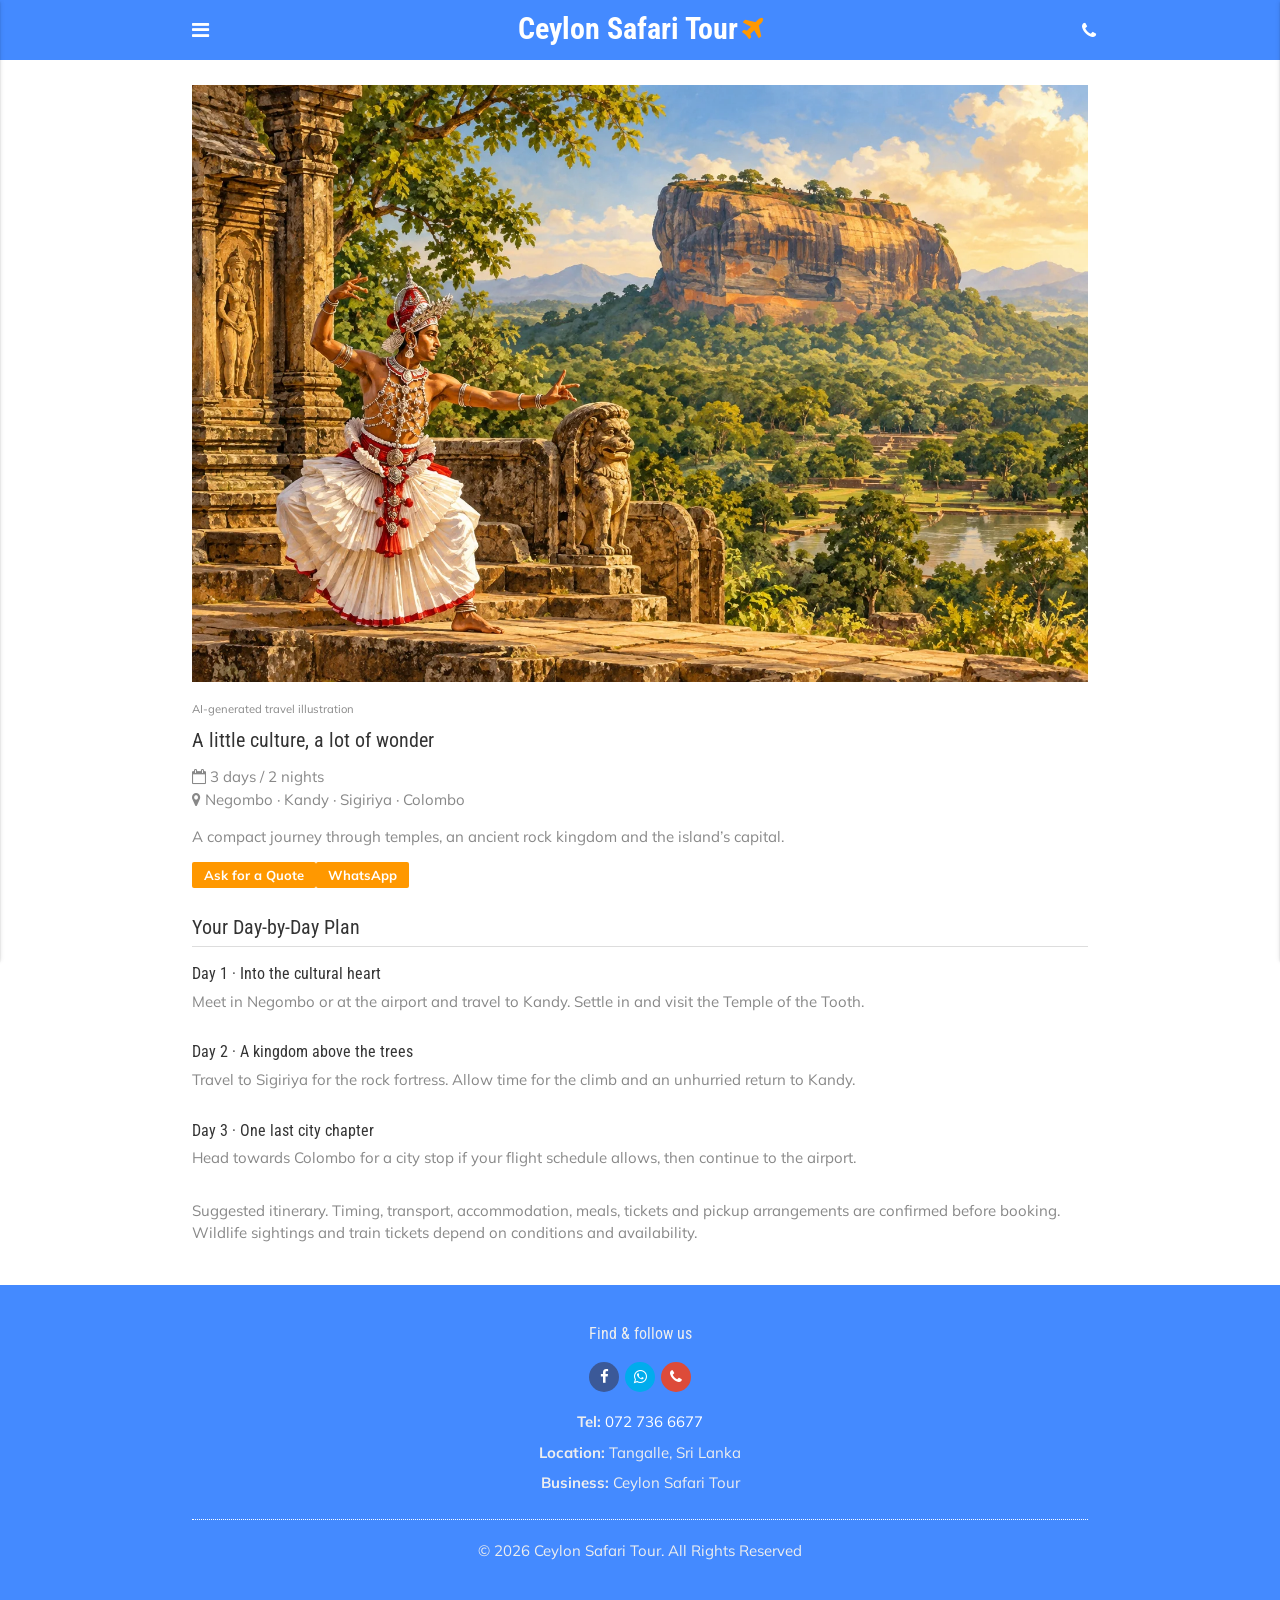
<file: Trips/heritage.html>
<!DOCTYPE html>

<html lang="en">
<head>
<meta charset="utf-8"/>
<title>A little culture, a lot of wonder | Ceylon Safari Tour</title>
<meta content="width=device-width, initial-scale=1" name="viewport"/>
<meta content="yes" name="mobile-web-app-capable"/>
<meta content="True" name="HandheldFriendly"/>
<link href="assets/photos/1000881305.webp" rel="shortcut icon"/>
<link href="css/font-awesome.min.css" rel="stylesheet"/>
<link href="css/materialize.min.css" rel="stylesheet"/>
<link href="css/slick.css" rel="stylesheet"/>
<link href="css/slick-theme.css" rel="stylesheet"/>
<link href="css/owl.carousel.css" rel="stylesheet"/>
<link href="css/owl.theme.css" rel="stylesheet"/>
<link href="css/owl.transitions.css" rel="stylesheet"/>
<link href="css/style.css" rel="stylesheet"/>
<meta content="A compact journey through temples, an ancient rock kingdom and the island’s capital." name="description"/><meta content="#448aff" name="theme-color"/><link href="https://safari-chi-weld.vercel.app/heritage.html" rel="canonical"/><script type="application/ld+json">{"@context": "https://schema.org", "@type": "TravelAgency", "name": "Ceylon Safari Tour", "url": "https://safari-chi-weld.vercel.app", "telephone": "+94727366677", "address": {"@type": "PostalAddress", "addressLocality": "Tangalle", "addressCountry": "LK"}, "image": "https://safari-chi-weld.vercel.app/assets/photos/1000881305.webp", "sameAs": ["https://www.facebook.com/share/r/1JWvfFnAid/?mibextid=wwXIfr"]}</script><link href="css/business-adjustments.css" rel="stylesheet"/></head>
<body><!-- navbar -->
<div class="navbar">
<div class="container">
<div class="panel-control-left">
<a aria-label="Open navigation menu" class="sidenav-control-left" data-activates="slide-out-left" href="#"><i class="fa fa-bars"></i></a>
</div>
<div class="site-title">
<a aria-label="Ceylon Safari Tour home" class="logo" href="index.html"><h1>Ceylon Safari Tour<i class="fa fa-plane"></i></h1></a>
</div>
<div class="panel-control-right">
<a aria-label="Open contact and enquiry panel" class="sidenav-control-right" data-activates="slide-out-right" href="#"><i class="fa fa-phone"></i></a>
</div>
</div>
</div>
<!-- end navbar -->
<!-- panel control left --><div class="panel-control-left"><ul class="side-nav collapsible" data-collapsible="accordion" id="slide-out-left"><li><a href="index.html"><i class="fa fa-home"></i>Home</a></li><li><a href="travels.html"><i class="fa fa-plane"></i>Travels</a></li><li><a href="bike-rental.html"><i class="fa fa-motorcycle"></i>Bike &amp; Mini Van Rental</a></li><li><a href="about.html"><i class="fa fa-info-circle"></i>About Us</a></li><li><a href="contact.html"><i class="fa fa-envelope"></i>Contact</a></li><li><a href="gallery.html"><i class="fa fa-image"></i>Gallery</a></li><li><div class="collapsible-header"><i class="fa fa-map-marker"></i>Tour Plans<span><i class="fa fa-chevron-right"></i></span></div><div class="collapsible-body"><ul class="side-nav-panel"><li><a href="heritage.html">3 days · Heritage Escape</a></li><li><a href="coast-wild.html">5 days · Coast &amp; Wildlife</a></li><li><a href="island.html">7 days · The Island Journey</a></li><li><a href="nature.html">7 days · Birds &amp; Nature</a></li></ul></div></li></ul></div><!-- end panel control left -->
<!-- panel control right --><div class="panel-control-right"><div class="side-nav" id="slide-out-right"><div class="row entry"><div class="col s4"><img alt="Ceylon Safari Tour logo" src="assets/photos/1000881305.webp"/></div><div class="col s8"><div class="desc"><h6>Ceylon Safari Tour</h6><p>Tangalle, Sri Lanka</p></div></div></div><div class="row entry"><div class="col s12"><h6>Travels &amp; Rentals</h6><p>Tour plans up to 7 days. Dio, Ntorq and ZR bike and mini van rentals, plus a mini van for up to 6 passengers.</p><p><a href="tel:+94727366677">072 736 6677</a></p><p><a class="button" href="https://wa.me/94727366677?text=Hello%20Ceylon%20Safari%20Tour%21">WhatsApp us</a></p><p><a class="button" href="contact.html">Plan your trip</a></p></div></div></div></div><!-- end panel control right -->
<div class="details app-pages app-section"><div class="container"><img alt="Sri Lankan heritage escape illustration" src="assets/tours/heritage.webp"/><p><small>AI-generated travel illustration</small></p><h3>A little culture, a lot of wonder</h3><ul class="details-info"><li><i class="fa fa-calendar-o"></i> 3 days / 2 nights</li><li><i class="fa fa-map-marker"></i> Negombo · Kandy · Sigiriya · Colombo</li></ul><p>A compact journey through temples, an ancient rock kingdom and the island’s capital.</p><ul class="button-ul"><li><a class="button" href="contact.html?interest=A%20little%20culture%2C%20a%20lot%20of%20wonder">Ask for a Quote</a></li><li><a class="button" href="https://wa.me/94727366677?text=Hello%21%20I%20am%20interested%20in%20A%20little%20culture%2C%20a%20lot%20of%20wonder">WhatsApp</a></li></ul><div class="in-details"><h4>Your Day-by-Day Plan</h4><div class="row"><div class="col s12"><h6>Day 1 · Into the cultural heart</h6><p>Meet in Negombo or at the airport and travel to Kandy. Settle in and visit the Temple of the Tooth.</p></div></div><div class="row"><div class="col s12"><h6>Day 2 · A kingdom above the trees</h6><p>Travel to Sigiriya for the rock fortress. Allow time for the climb and an unhurried return to Kandy.</p></div></div><div class="row"><div class="col s12"><h6>Day 3 · One last city chapter</h6><p>Head towards Colombo for a city stop if your flight schedule allows, then continue to the airport.</p></div></div></div><p>Suggested itinerary. Timing, transport, accommodation, meals, tickets and pickup arrangements are confirmed before booking. Wildlife sightings and train tickets depend on conditions and availability.</p></div></div><!-- footer -->
<footer>
<div class="container">
<h6>Find &amp; follow us</h6>
<ul class="icon-social"><li class="facebook"><a aria-label="Facebook" href="https://www.facebook.com/share/r/1JWvfFnAid/?mibextid=wwXIfr" rel="noopener noreferrer" target="_blank"><i class="fa fa-facebook"></i></a></li><li class="twitter"><a aria-label="WhatsApp" href="https://wa.me/94727366677?text=Hello%20Ceylon%20Safari%20Tour%21"><i class="fa fa-whatsapp"></i></a></li><li class="google"><a aria-label="Call us" href="tel:+94727366677"><i class="fa fa-phone"></i></a></li></ul>
<div class="tel-fax-mail">
<ul>
<li><span>Tel:</span> <a href="tel:+94727366677">072 736 6677</a></li>
<li><span>Location:</span> Tangalle, Sri Lanka</li>
<li><span>Business:</span> Ceylon Safari Tour</li>
</ul>
</div>
<div class="ft-bottom">
<span>© 2026 Ceylon Safari Tour. All Rights Reserved </span>
</div>
</div>
</footer>
<!-- end footer -->
<!-- script -->
<script src="js/jquery.min.js"></script>
<script src="js/materialize.min.js"></script>
<script src="js/slick.min.js"></script>
<script src="js/owl.carousel.min.js"></script>
<script src="js/custom.js"></script>
<script src="js/business.js"></script>
</body>
</html>
</file>
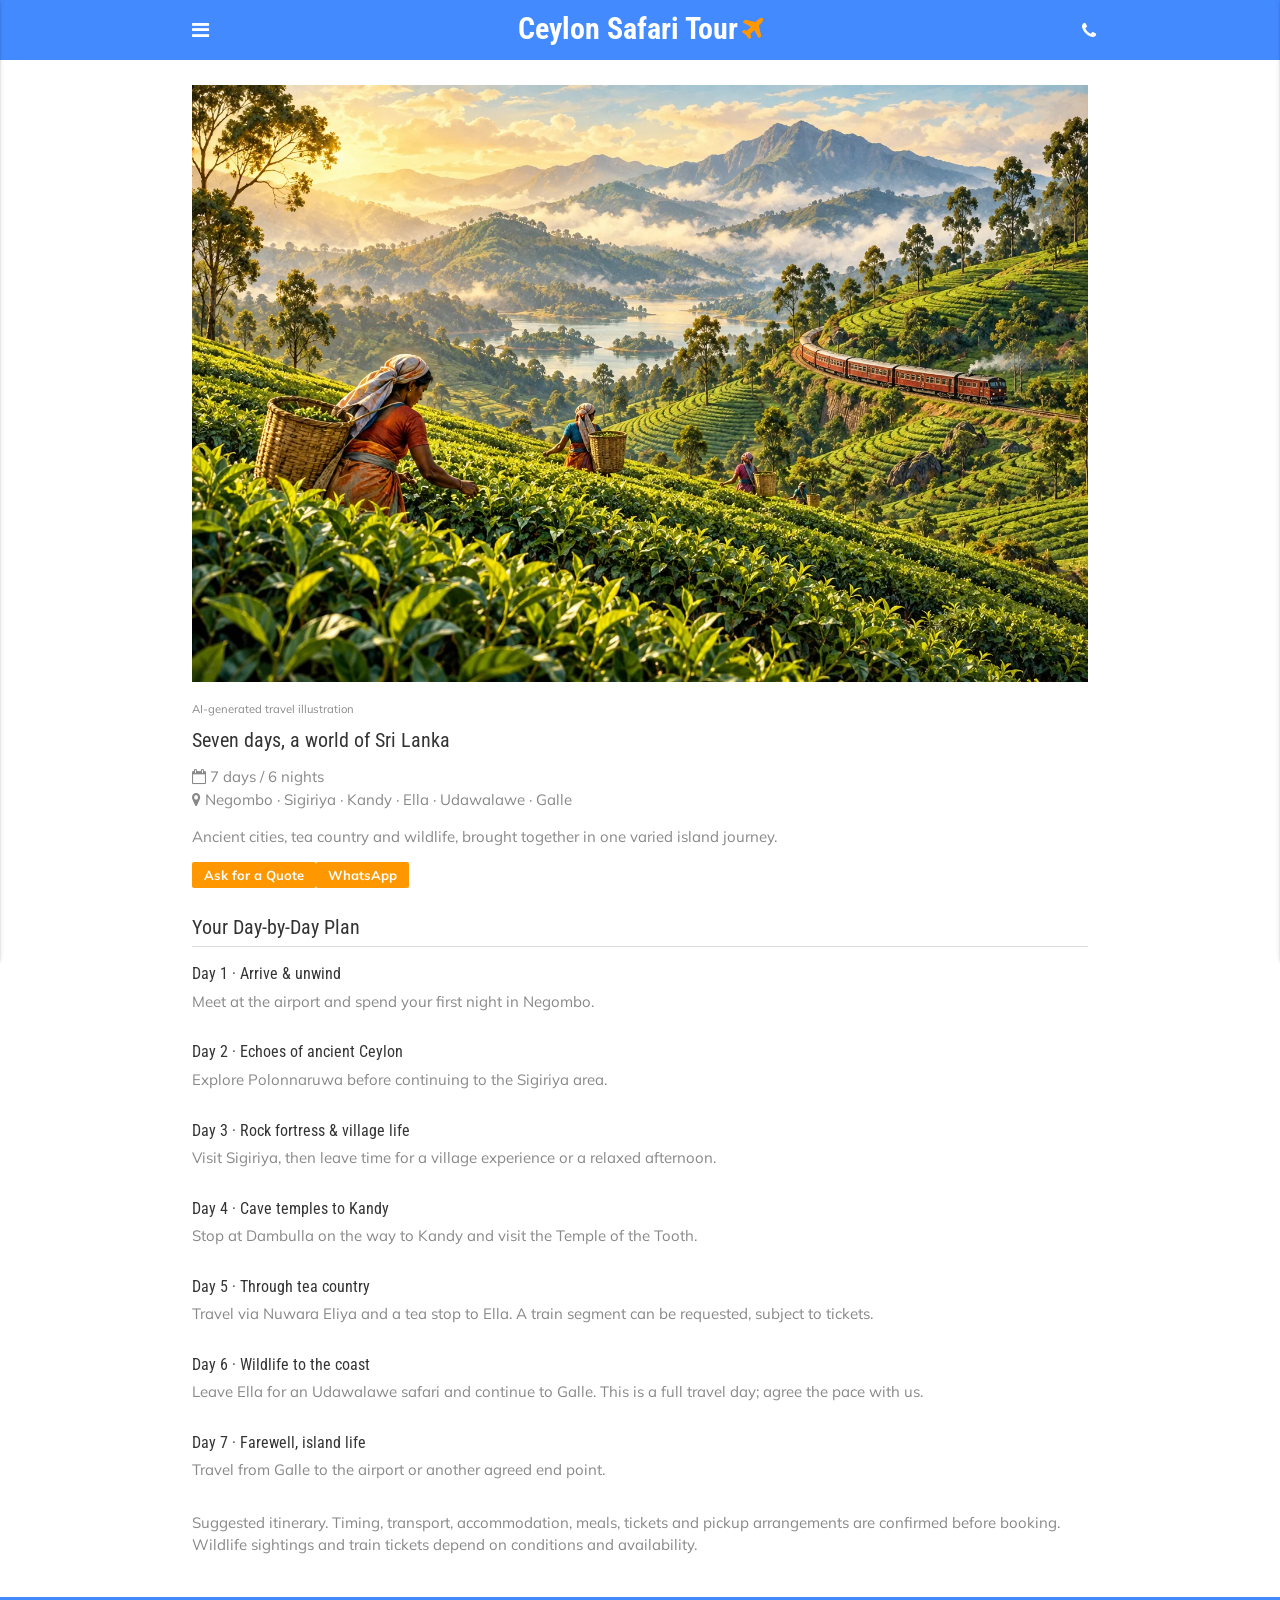
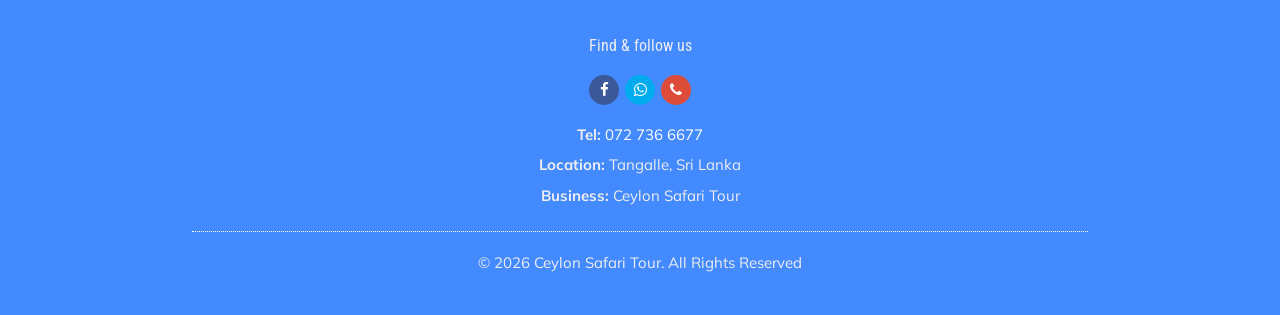
<file: Trips/island.html>
<!DOCTYPE html>

<html lang="en">
<head>
<meta charset="utf-8"/>
<title>Seven days, a world of Sri Lanka | Ceylon Safari Tour</title>
<meta content="width=device-width, initial-scale=1" name="viewport"/>
<meta content="yes" name="mobile-web-app-capable"/>
<meta content="True" name="HandheldFriendly"/>
<link href="assets/photos/1000881305.webp" rel="shortcut icon"/>
<link href="css/font-awesome.min.css" rel="stylesheet"/>
<link href="css/materialize.min.css" rel="stylesheet"/>
<link href="css/slick.css" rel="stylesheet"/>
<link href="css/slick-theme.css" rel="stylesheet"/>
<link href="css/owl.carousel.css" rel="stylesheet"/>
<link href="css/owl.theme.css" rel="stylesheet"/>
<link href="css/owl.transitions.css" rel="stylesheet"/>
<link href="css/style.css" rel="stylesheet"/>
<meta content="Ancient cities, tea country and wildlife, brought together in one varied island journey." name="description"/><meta content="#448aff" name="theme-color"/><link href="https://safari-chi-weld.vercel.app/island.html" rel="canonical"/><script type="application/ld+json">{"@context": "https://schema.org", "@type": "TravelAgency", "name": "Ceylon Safari Tour", "url": "https://safari-chi-weld.vercel.app", "telephone": "+94727366677", "address": {"@type": "PostalAddress", "addressLocality": "Tangalle", "addressCountry": "LK"}, "image": "https://safari-chi-weld.vercel.app/assets/photos/1000881305.webp", "sameAs": ["https://www.facebook.com/share/r/1JWvfFnAid/?mibextid=wwXIfr"]}</script><link href="css/business-adjustments.css" rel="stylesheet"/></head>
<body><!-- navbar -->
<div class="navbar">
<div class="container">
<div class="panel-control-left">
<a aria-label="Open navigation menu" class="sidenav-control-left" data-activates="slide-out-left" href="#"><i class="fa fa-bars"></i></a>
</div>
<div class="site-title">
<a aria-label="Ceylon Safari Tour home" class="logo" href="index.html"><h1>Ceylon Safari Tour<i class="fa fa-plane"></i></h1></a>
</div>
<div class="panel-control-right">
<a aria-label="Open contact and enquiry panel" class="sidenav-control-right" data-activates="slide-out-right" href="#"><i class="fa fa-phone"></i></a>
</div>
</div>
</div>
<!-- end navbar -->
<!-- panel control left --><div class="panel-control-left"><ul class="side-nav collapsible" data-collapsible="accordion" id="slide-out-left"><li><a href="index.html"><i class="fa fa-home"></i>Home</a></li><li><a href="travels.html"><i class="fa fa-plane"></i>Travels</a></li><li><a href="bike-rental.html"><i class="fa fa-motorcycle"></i>Bike &amp; Mini Van Rental</a></li><li><a href="about.html"><i class="fa fa-info-circle"></i>About Us</a></li><li><a href="contact.html"><i class="fa fa-envelope"></i>Contact</a></li><li><a href="gallery.html"><i class="fa fa-image"></i>Gallery</a></li><li><div class="collapsible-header"><i class="fa fa-map-marker"></i>Tour Plans<span><i class="fa fa-chevron-right"></i></span></div><div class="collapsible-body"><ul class="side-nav-panel"><li><a href="heritage.html">3 days · Heritage Escape</a></li><li><a href="coast-wild.html">5 days · Coast &amp; Wildlife</a></li><li><a href="island.html">7 days · The Island Journey</a></li><li><a href="nature.html">7 days · Birds &amp; Nature</a></li></ul></div></li></ul></div><!-- end panel control left -->
<!-- panel control right --><div class="panel-control-right"><div class="side-nav" id="slide-out-right"><div class="row entry"><div class="col s4"><img alt="Ceylon Safari Tour logo" src="assets/photos/1000881305.webp"/></div><div class="col s8"><div class="desc"><h6>Ceylon Safari Tour</h6><p>Tangalle, Sri Lanka</p></div></div></div><div class="row entry"><div class="col s12"><h6>Travels &amp; Rentals</h6><p>Tour plans up to 7 days. Dio, Ntorq and ZR bike and mini van rentals, plus a mini van for up to 6 passengers.</p><p><a href="tel:+94727366677">072 736 6677</a></p><p><a class="button" href="https://wa.me/94727366677?text=Hello%20Ceylon%20Safari%20Tour%21">WhatsApp us</a></p><p><a class="button" href="contact.html">Plan your trip</a></p></div></div></div></div><!-- end panel control right -->
<div class="details app-pages app-section"><div class="container"><img alt="Sri Lankan the island journey illustration" src="assets/tours/island.webp"/><p><small>AI-generated travel illustration</small></p><h3>Seven days, a world of Sri Lanka</h3><ul class="details-info"><li><i class="fa fa-calendar-o"></i> 7 days / 6 nights</li><li><i class="fa fa-map-marker"></i> Negombo · Sigiriya · Kandy · Ella · Udawalawe · Galle</li></ul><p>Ancient cities, tea country and wildlife, brought together in one varied island journey.</p><ul class="button-ul"><li><a class="button" href="contact.html?interest=Seven%20days%2C%20a%20world%20of%20Sri%20Lanka">Ask for a Quote</a></li><li><a class="button" href="https://wa.me/94727366677?text=Hello%21%20I%20am%20interested%20in%20Seven%20days%2C%20a%20world%20of%20Sri%20Lanka">WhatsApp</a></li></ul><div class="in-details"><h4>Your Day-by-Day Plan</h4><div class="row"><div class="col s12"><h6>Day 1 · Arrive &amp; unwind</h6><p>Meet at the airport and spend your first night in Negombo.</p></div></div><div class="row"><div class="col s12"><h6>Day 2 · Echoes of ancient Ceylon</h6><p>Explore Polonnaruwa before continuing to the Sigiriya area.</p></div></div><div class="row"><div class="col s12"><h6>Day 3 · Rock fortress &amp; village life</h6><p>Visit Sigiriya, then leave time for a village experience or a relaxed afternoon.</p></div></div><div class="row"><div class="col s12"><h6>Day 4 · Cave temples to Kandy</h6><p>Stop at Dambulla on the way to Kandy and visit the Temple of the Tooth.</p></div></div><div class="row"><div class="col s12"><h6>Day 5 · Through tea country</h6><p>Travel via Nuwara Eliya and a tea stop to Ella. A train segment can be requested, subject to tickets.</p></div></div><div class="row"><div class="col s12"><h6>Day 6 · Wildlife to the coast</h6><p>Leave Ella for an Udawalawe safari and continue to Galle. This is a full travel day; agree the pace with us.</p></div></div><div class="row"><div class="col s12"><h6>Day 7 · Farewell, island life</h6><p>Travel from Galle to the airport or another agreed end point.</p></div></div></div><p>Suggested itinerary. Timing, transport, accommodation, meals, tickets and pickup arrangements are confirmed before booking. Wildlife sightings and train tickets depend on conditions and availability.</p></div></div><!-- footer -->
<footer>
<div class="container">
<h6>Find &amp; follow us</h6>
<ul class="icon-social"><li class="facebook"><a aria-label="Facebook" href="https://www.facebook.com/share/r/1JWvfFnAid/?mibextid=wwXIfr" rel="noopener noreferrer" target="_blank"><i class="fa fa-facebook"></i></a></li><li class="twitter"><a aria-label="WhatsApp" href="https://wa.me/94727366677?text=Hello%20Ceylon%20Safari%20Tour%21"><i class="fa fa-whatsapp"></i></a></li><li class="google"><a aria-label="Call us" href="tel:+94727366677"><i class="fa fa-phone"></i></a></li></ul>
<div class="tel-fax-mail">
<ul>
<li><span>Tel:</span> <a href="tel:+94727366677">072 736 6677</a></li>
<li><span>Location:</span> Tangalle, Sri Lanka</li>
<li><span>Business:</span> Ceylon Safari Tour</li>
</ul>
</div>
<div class="ft-bottom">
<span>© 2026 Ceylon Safari Tour. All Rights Reserved </span>
</div>
</div>
</footer>
<!-- end footer -->
<!-- script -->
<script src="js/jquery.min.js"></script>
<script src="js/materialize.min.js"></script>
<script src="js/slick.min.js"></script>
<script src="js/owl.carousel.min.js"></script>
<script src="js/custom.js"></script>
<script src="js/business.js"></script>
</body>
</html>
</file>
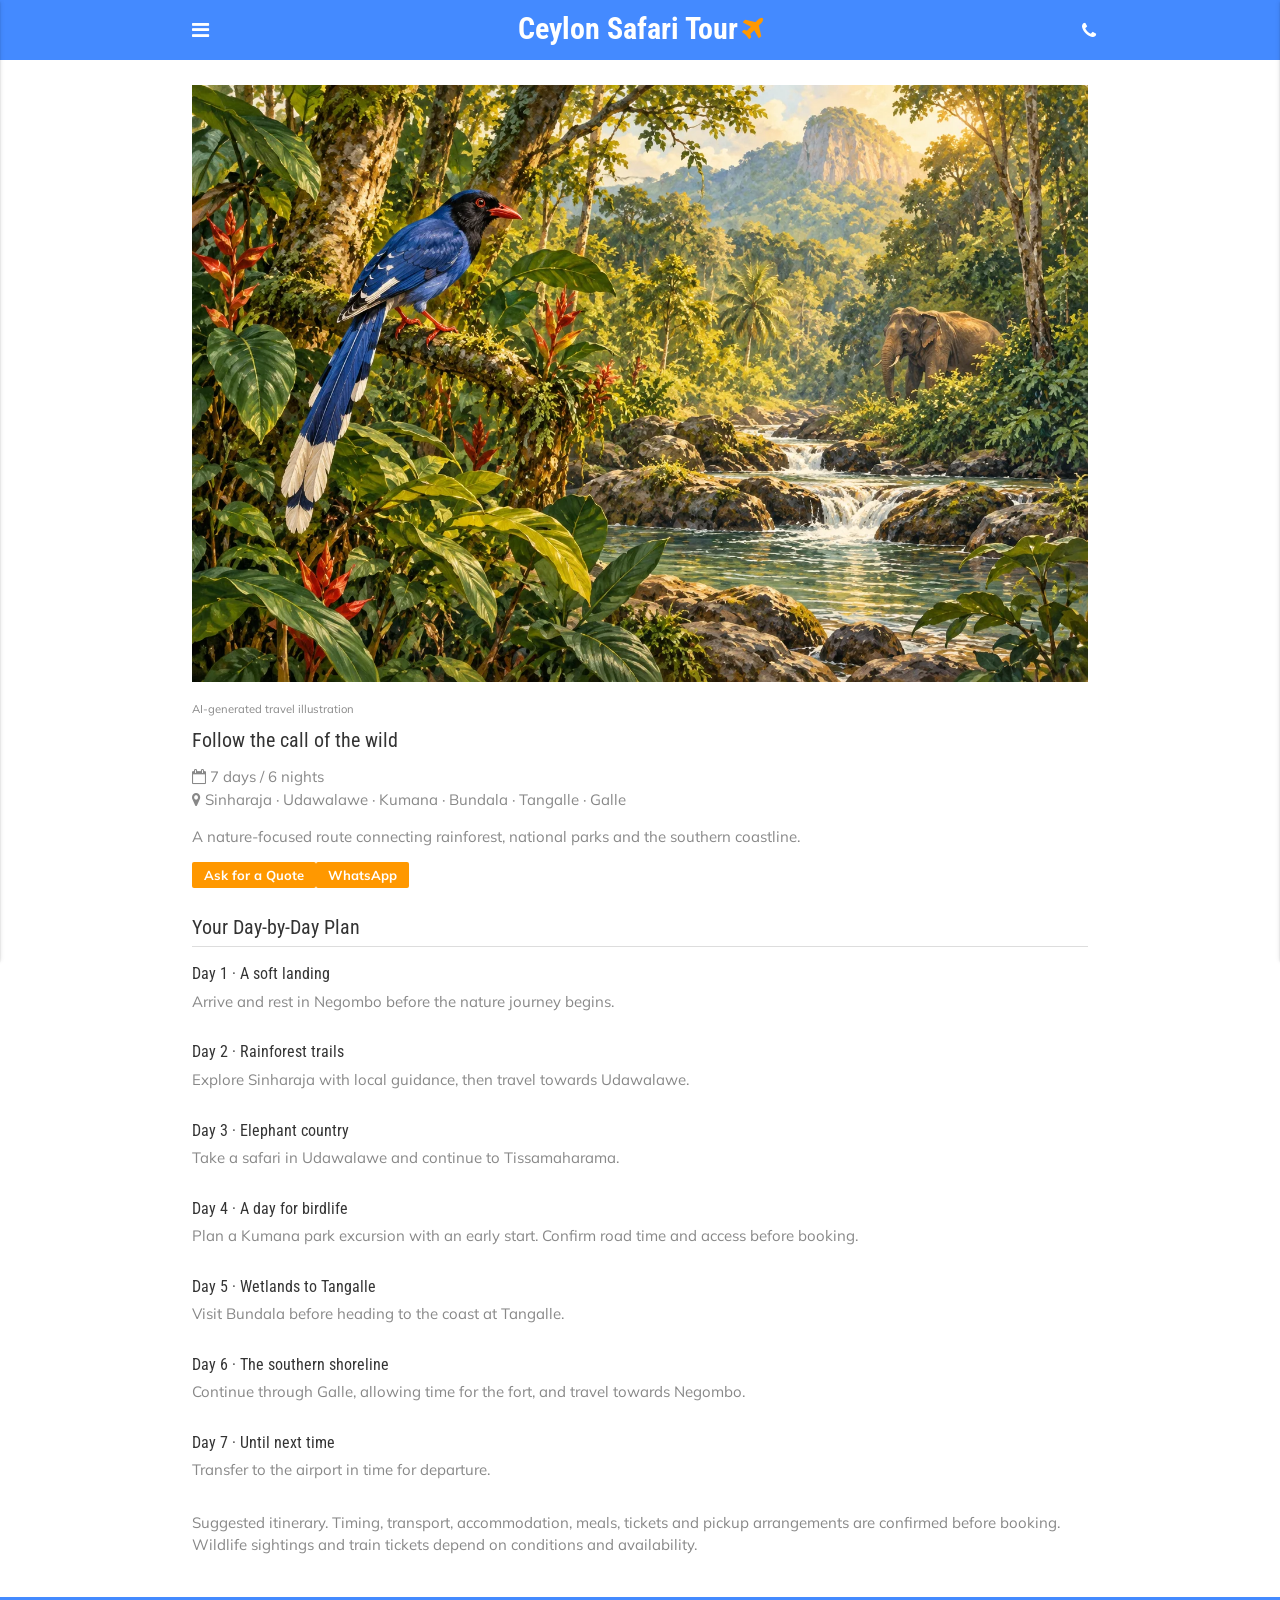
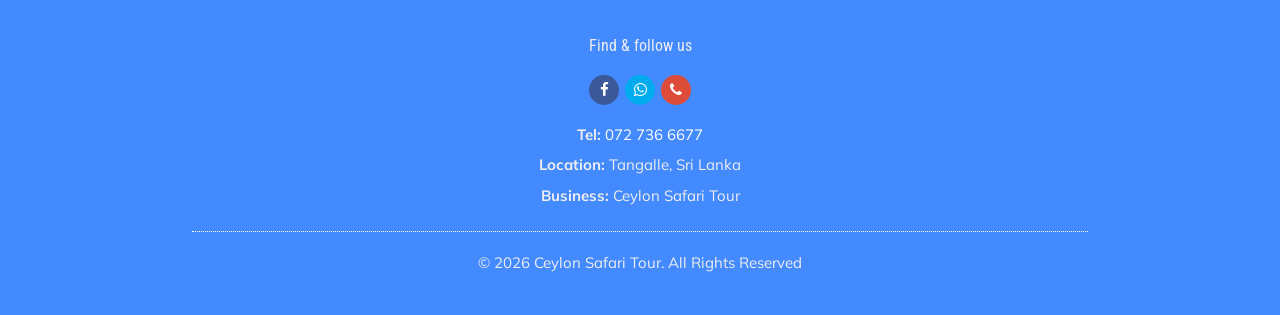
<file: Trips/nature.html>
<!DOCTYPE html>

<html lang="en">
<head>
<meta charset="utf-8"/>
<title>Follow the call of the wild | Ceylon Safari Tour</title>
<meta content="width=device-width, initial-scale=1" name="viewport"/>
<meta content="yes" name="mobile-web-app-capable"/>
<meta content="True" name="HandheldFriendly"/>
<link href="assets/photos/1000881305.webp" rel="shortcut icon"/>
<link href="css/font-awesome.min.css" rel="stylesheet"/>
<link href="css/materialize.min.css" rel="stylesheet"/>
<link href="css/slick.css" rel="stylesheet"/>
<link href="css/slick-theme.css" rel="stylesheet"/>
<link href="css/owl.carousel.css" rel="stylesheet"/>
<link href="css/owl.theme.css" rel="stylesheet"/>
<link href="css/owl.transitions.css" rel="stylesheet"/>
<link href="css/style.css" rel="stylesheet"/>
<meta content="A nature-focused route connecting rainforest, national parks and the southern coastline." name="description"/><meta content="#448aff" name="theme-color"/><link href="https://safari-chi-weld.vercel.app/nature.html" rel="canonical"/><script type="application/ld+json">{"@context": "https://schema.org", "@type": "TravelAgency", "name": "Ceylon Safari Tour", "url": "https://safari-chi-weld.vercel.app", "telephone": "+94727366677", "address": {"@type": "PostalAddress", "addressLocality": "Tangalle", "addressCountry": "LK"}, "image": "https://safari-chi-weld.vercel.app/assets/photos/1000881305.webp", "sameAs": ["https://www.facebook.com/share/r/1JWvfFnAid/?mibextid=wwXIfr"]}</script><link href="css/business-adjustments.css" rel="stylesheet"/></head>
<body><!-- navbar -->
<div class="navbar">
<div class="container">
<div class="panel-control-left">
<a aria-label="Open navigation menu" class="sidenav-control-left" data-activates="slide-out-left" href="#"><i class="fa fa-bars"></i></a>
</div>
<div class="site-title">
<a aria-label="Ceylon Safari Tour home" class="logo" href="index.html"><h1>Ceylon Safari Tour<i class="fa fa-plane"></i></h1></a>
</div>
<div class="panel-control-right">
<a aria-label="Open contact and enquiry panel" class="sidenav-control-right" data-activates="slide-out-right" href="#"><i class="fa fa-phone"></i></a>
</div>
</div>
</div>
<!-- end navbar -->
<!-- panel control left --><div class="panel-control-left"><ul class="side-nav collapsible" data-collapsible="accordion" id="slide-out-left"><li><a href="index.html"><i class="fa fa-home"></i>Home</a></li><li><a href="travels.html"><i class="fa fa-plane"></i>Travels</a></li><li><a href="bike-rental.html"><i class="fa fa-motorcycle"></i>Bike &amp; Mini Van Rental</a></li><li><a href="about.html"><i class="fa fa-info-circle"></i>About Us</a></li><li><a href="contact.html"><i class="fa fa-envelope"></i>Contact</a></li><li><a href="gallery.html"><i class="fa fa-image"></i>Gallery</a></li><li><div class="collapsible-header"><i class="fa fa-map-marker"></i>Tour Plans<span><i class="fa fa-chevron-right"></i></span></div><div class="collapsible-body"><ul class="side-nav-panel"><li><a href="heritage.html">3 days · Heritage Escape</a></li><li><a href="coast-wild.html">5 days · Coast &amp; Wildlife</a></li><li><a href="island.html">7 days · The Island Journey</a></li><li><a href="nature.html">7 days · Birds &amp; Nature</a></li></ul></div></li></ul></div><!-- end panel control left -->
<!-- panel control right --><div class="panel-control-right"><div class="side-nav" id="slide-out-right"><div class="row entry"><div class="col s4"><img alt="Ceylon Safari Tour logo" src="assets/photos/1000881305.webp"/></div><div class="col s8"><div class="desc"><h6>Ceylon Safari Tour</h6><p>Tangalle, Sri Lanka</p></div></div></div><div class="row entry"><div class="col s12"><h6>Travels &amp; Rentals</h6><p>Tour plans up to 7 days. Dio, Ntorq and ZR bike and mini van rentals, plus a mini van for up to 6 passengers.</p><p><a href="tel:+94727366677">072 736 6677</a></p><p><a class="button" href="https://wa.me/94727366677?text=Hello%20Ceylon%20Safari%20Tour%21">WhatsApp us</a></p><p><a class="button" href="contact.html">Plan your trip</a></p></div></div></div></div><!-- end panel control right -->
<div class="details app-pages app-section"><div class="container"><img alt="Sri Lankan birds &amp; nature illustration" src="assets/tours/nature.webp"/><p><small>AI-generated travel illustration</small></p><h3>Follow the call of the wild</h3><ul class="details-info"><li><i class="fa fa-calendar-o"></i> 7 days / 6 nights</li><li><i class="fa fa-map-marker"></i> Sinharaja · Udawalawe · Kumana · Bundala · Tangalle · Galle</li></ul><p>A nature-focused route connecting rainforest, national parks and the southern coastline.</p><ul class="button-ul"><li><a class="button" href="contact.html?interest=Follow%20the%20call%20of%20the%20wild">Ask for a Quote</a></li><li><a class="button" href="https://wa.me/94727366677?text=Hello%21%20I%20am%20interested%20in%20Follow%20the%20call%20of%20the%20wild">WhatsApp</a></li></ul><div class="in-details"><h4>Your Day-by-Day Plan</h4><div class="row"><div class="col s12"><h6>Day 1 · A soft landing</h6><p>Arrive and rest in Negombo before the nature journey begins.</p></div></div><div class="row"><div class="col s12"><h6>Day 2 · Rainforest trails</h6><p>Explore Sinharaja with local guidance, then travel towards Udawalawe.</p></div></div><div class="row"><div class="col s12"><h6>Day 3 · Elephant country</h6><p>Take a safari in Udawalawe and continue to Tissamaharama.</p></div></div><div class="row"><div class="col s12"><h6>Day 4 · A day for birdlife</h6><p>Plan a Kumana park excursion with an early start. Confirm road time and access before booking.</p></div></div><div class="row"><div class="col s12"><h6>Day 5 · Wetlands to Tangalle</h6><p>Visit Bundala before heading to the coast at Tangalle.</p></div></div><div class="row"><div class="col s12"><h6>Day 6 · The southern shoreline</h6><p>Continue through Galle, allowing time for the fort, and travel towards Negombo.</p></div></div><div class="row"><div class="col s12"><h6>Day 7 · Until next time</h6><p>Transfer to the airport in time for departure.</p></div></div></div><p>Suggested itinerary. Timing, transport, accommodation, meals, tickets and pickup arrangements are confirmed before booking. Wildlife sightings and train tickets depend on conditions and availability.</p></div></div><!-- footer -->
<footer>
<div class="container">
<h6>Find &amp; follow us</h6>
<ul class="icon-social"><li class="facebook"><a aria-label="Facebook" href="https://www.facebook.com/share/r/1JWvfFnAid/?mibextid=wwXIfr" rel="noopener noreferrer" target="_blank"><i class="fa fa-facebook"></i></a></li><li class="twitter"><a aria-label="WhatsApp" href="https://wa.me/94727366677?text=Hello%20Ceylon%20Safari%20Tour%21"><i class="fa fa-whatsapp"></i></a></li><li class="google"><a aria-label="Call us" href="tel:+94727366677"><i class="fa fa-phone"></i></a></li></ul>
<div class="tel-fax-mail">
<ul>
<li><span>Tel:</span> <a href="tel:+94727366677">072 736 6677</a></li>
<li><span>Location:</span> Tangalle, Sri Lanka</li>
<li><span>Business:</span> Ceylon Safari Tour</li>
</ul>
</div>
<div class="ft-bottom">
<span>© 2026 Ceylon Safari Tour. All Rights Reserved </span>
</div>
</div>
</footer>
<!-- end footer -->
<!-- script -->
<script src="js/jquery.min.js"></script>
<script src="js/materialize.min.js"></script>
<script src="js/slick.min.js"></script>
<script src="js/owl.carousel.min.js"></script>
<script src="js/custom.js"></script>
<script src="js/business.js"></script>
</body>
</html>
</file>
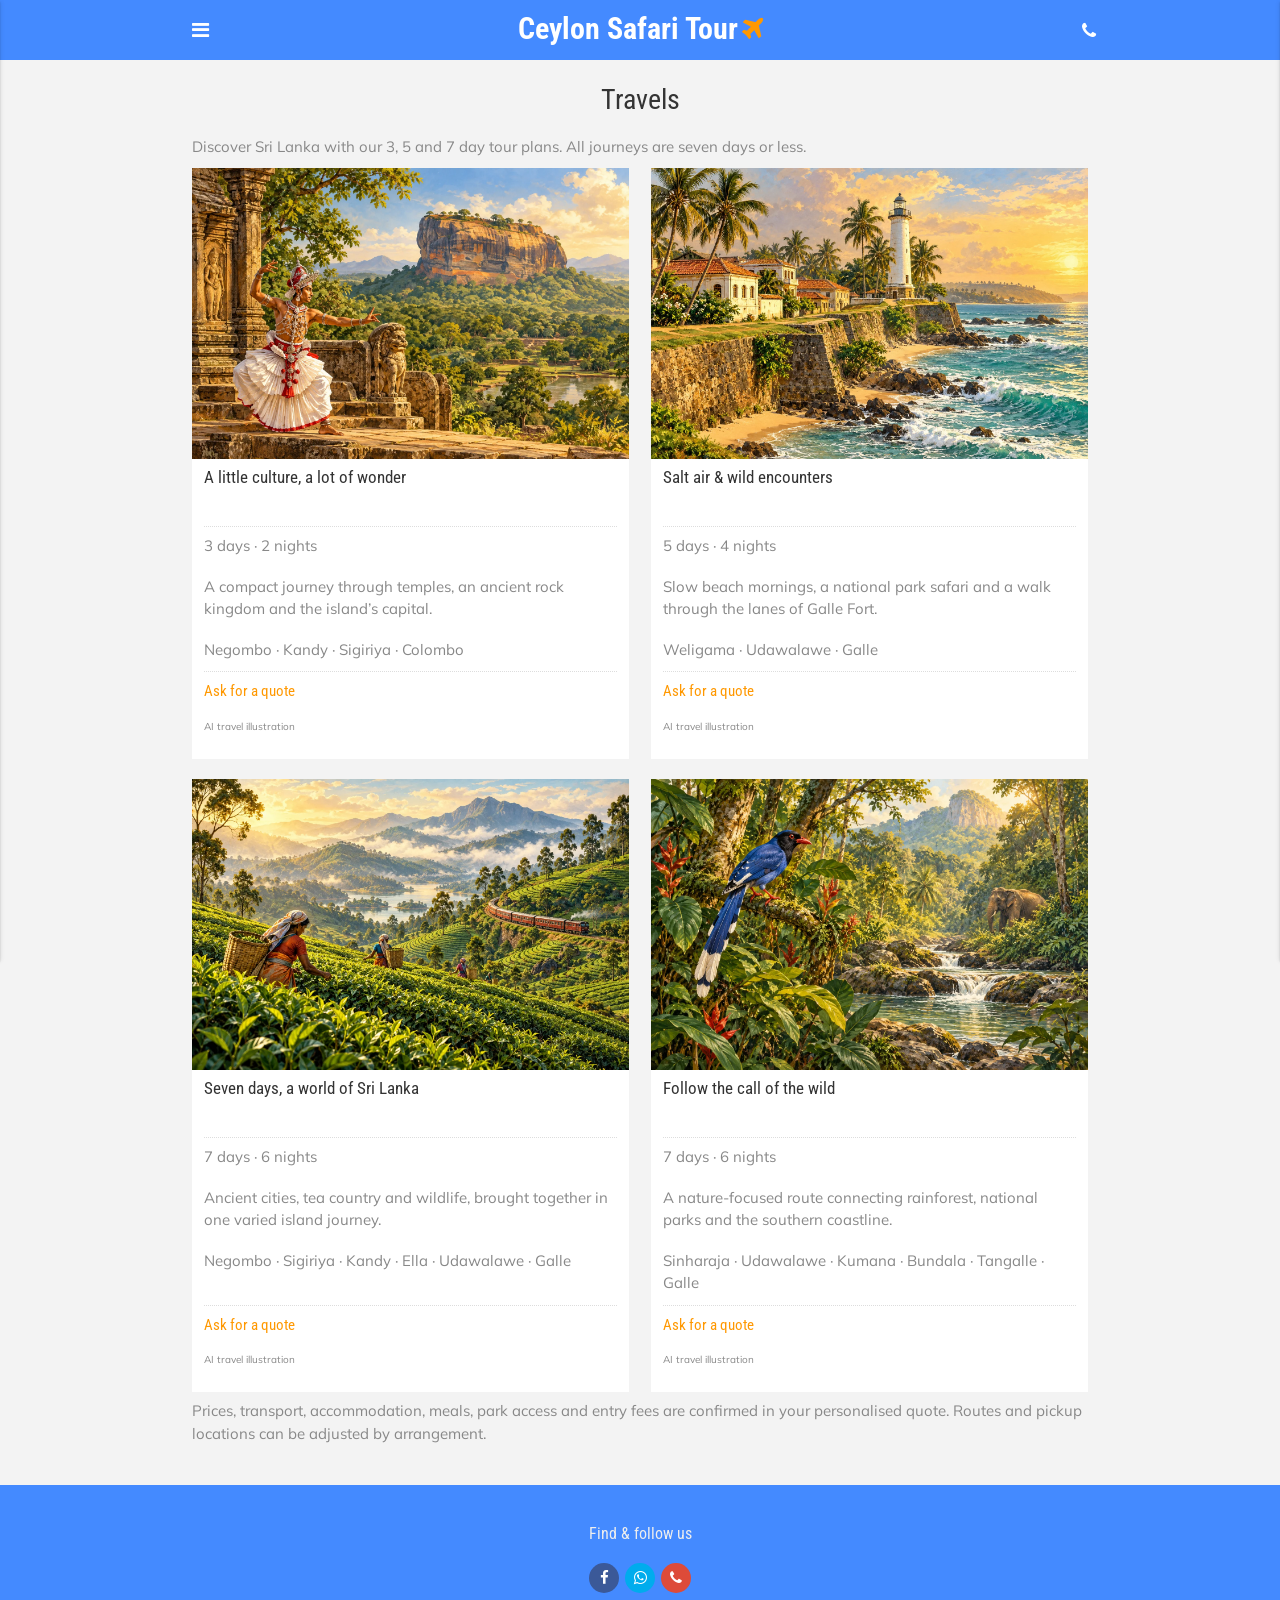
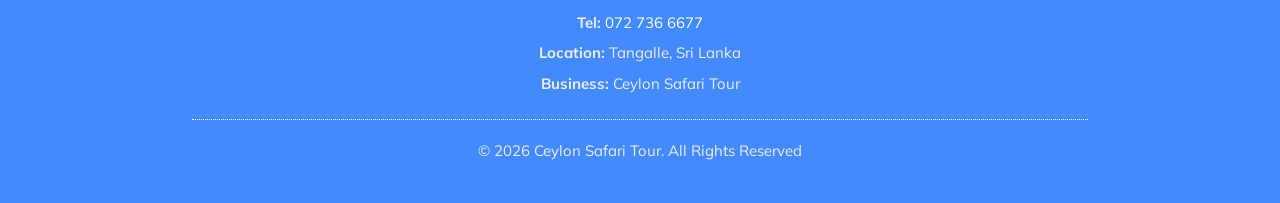
<file: Trips/tours.html>
<!DOCTYPE html>

<html lang="en">
<head>
<meta charset="utf-8"/>
<title>Travel Plans · Maximum 7 Days | Ceylon Safari Tour</title>
<meta content="width=device-width, initial-scale=1" name="viewport"/>
<meta content="yes" name="mobile-web-app-capable"/>
<meta content="True" name="HandheldFriendly"/>
<link href="assets/photos/1000881305.webp" rel="shortcut icon"/>
<link href="css/font-awesome.min.css" rel="stylesheet"/>
<link href="css/materialize.min.css" rel="stylesheet"/>
<link href="css/slick.css" rel="stylesheet"/>
<link href="css/slick-theme.css" rel="stylesheet"/>
<link href="css/owl.carousel.css" rel="stylesheet"/>
<link href="css/owl.theme.css" rel="stylesheet"/>
<link href="css/owl.transitions.css" rel="stylesheet"/>
<link href="css/style.css" rel="stylesheet"/>
<meta content="Sri Lanka tour plans up to seven days." name="description"/><meta content="#448aff" name="theme-color"/><link href="https://safari-chi-weld.vercel.app/tours.html" rel="canonical"/><script type="application/ld+json">{"@context": "https://schema.org", "@type": "TravelAgency", "name": "Ceylon Safari Tour", "url": "https://safari-chi-weld.vercel.app", "telephone": "+94727366677", "address": {"@type": "PostalAddress", "addressLocality": "Tangalle", "addressCountry": "LK"}, "image": "https://safari-chi-weld.vercel.app/assets/photos/1000881305.webp", "sameAs": ["https://www.facebook.com/share/r/1JWvfFnAid/?mibextid=wwXIfr"]}</script><link href="css/business-adjustments.css" rel="stylesheet"/></head>
<body><!-- navbar -->
<div class="navbar">
<div class="container">
<div class="panel-control-left">
<a aria-label="Open navigation menu" class="sidenav-control-left" data-activates="slide-out-left" href="#"><i class="fa fa-bars"></i></a>
</div>
<div class="site-title">
<a aria-label="Ceylon Safari Tour home" class="logo" href="index.html"><h1>Ceylon Safari Tour<i class="fa fa-plane"></i></h1></a>
</div>
<div class="panel-control-right">
<a aria-label="Open contact and enquiry panel" class="sidenav-control-right" data-activates="slide-out-right" href="#"><i class="fa fa-phone"></i></a>
</div>
</div>
</div>
<!-- end navbar -->
<!-- panel control left --><div class="panel-control-left"><ul class="side-nav collapsible" data-collapsible="accordion" id="slide-out-left"><li><a href="index.html"><i class="fa fa-home"></i>Home</a></li><li><a href="travels.html"><i class="fa fa-plane"></i>Travels</a></li><li><a href="bike-rental.html"><i class="fa fa-motorcycle"></i>Bike &amp; Mini Van Rental</a></li><li><a href="about.html"><i class="fa fa-info-circle"></i>About Us</a></li><li><a href="contact.html"><i class="fa fa-envelope"></i>Contact</a></li><li><a href="gallery.html"><i class="fa fa-image"></i>Gallery</a></li><li><div class="collapsible-header"><i class="fa fa-map-marker"></i>Tour Plans<span><i class="fa fa-chevron-right"></i></span></div><div class="collapsible-body"><ul class="side-nav-panel"><li><a href="heritage.html">3 days · Heritage Escape</a></li><li><a href="coast-wild.html">5 days · Coast &amp; Wildlife</a></li><li><a href="island.html">7 days · The Island Journey</a></li><li><a href="nature.html">7 days · Birds &amp; Nature</a></li></ul></div></li></ul></div><!-- end panel control left -->
<!-- panel control right --><div class="panel-control-right"><div class="side-nav" id="slide-out-right"><div class="row entry"><div class="col s4"><img alt="Ceylon Safari Tour logo" src="assets/photos/1000881305.webp"/></div><div class="col s8"><div class="desc"><h6>Ceylon Safari Tour</h6><p>Tangalle, Sri Lanka</p></div></div></div><div class="row entry"><div class="col s12"><h6>Travels &amp; Rentals</h6><p>Tour plans up to 7 days. Dio, Ntorq and ZR bike rentals, plus a mini van for up to 6 passengers.</p><p><a href="tel:+94727366677">072 736 6677</a></p><p><a class="button" href="https://wa.me/94727366677?text=Hello%20Ceylon%20Safari%20Tour%21">WhatsApp us</a></p><p><a class="button" href="contact.html">Plan your trip</a></p></div></div></div></div><!-- end panel control right -->
<div class="tours app-bg-dark app-pages app-section"><div class="container"><div class="pages-title"><h3>Travels</h3></div><p>Discover Sri Lanka with our 3, 5 and 7 day tour plans. All journeys are seven days or less.</p><div id="tour-results" role="status"></div><div class="row"><div class="col s6"><div class="entry"><a href="heritage.html"><img alt="Sri Lankan heritage escape travel illustration" loading="lazy" src="assets/tours/heritage.webp"/></a><div class="content"><h5><a href="heritage.html">A little culture, a lot of wonder</a></h5><p>3 days · 2 nights</p><p>A compact journey through temples, an ancient rock kingdom and the island’s capital.</p><p>Negombo · Kandy · Sigiriya · Colombo</p><h6><a href="contact.html?interest=A%20little%20culture%2C%20a%20lot%20of%20wonder"><span>Ask for a quote</span></a></h6><p><small>AI travel illustration</small></p></div></div></div><div class="col s6"><div class="entry"><a href="coast-wild.html"><img alt="Sri Lankan coast &amp; wildlife travel illustration" loading="lazy" src="assets/tours/coast.webp"/></a><div class="content"><h5><a href="coast-wild.html">Salt air &amp; wild encounters</a></h5><p>5 days · 4 nights</p><p>Slow beach mornings, a national park safari and a walk through the lanes of Galle Fort.</p><p>Weligama · Udawalawe · Galle</p><h6><a href="contact.html?interest=Salt%20air%20%26%20wild%20encounters"><span>Ask for a quote</span></a></h6><p><small>AI travel illustration</small></p></div></div></div></div><div class="row trash-mb"><div class="col s6"><div class="entry"><a href="island.html"><img alt="Sri Lankan the island journey travel illustration" loading="lazy" src="assets/tours/island.webp"/></a><div class="content"><h5><a href="island.html">Seven days, a world of Sri Lanka</a></h5><p>7 days · 6 nights</p><p>Ancient cities, tea country and wildlife, brought together in one varied island journey.</p><p>Negombo · Sigiriya · Kandy · Ella · Udawalawe · Galle</p><h6><a href="contact.html?interest=Seven%20days%2C%20a%20world%20of%20Sri%20Lanka"><span>Ask for a quote</span></a></h6><p><small>AI travel illustration</small></p></div></div></div><div class="col s6"><div class="entry"><a href="nature.html"><img alt="Sri Lankan birds &amp; nature travel illustration" loading="lazy" src="assets/tours/nature.webp"/></a><div class="content"><h5><a href="nature.html">Follow the call of the wild</a></h5><p>7 days · 6 nights</p><p>A nature-focused route connecting rainforest, national parks and the southern coastline.</p><p>Sinharaja · Udawalawe · Kumana · Bundala · Tangalle · Galle</p><h6><a href="contact.html?interest=Follow%20the%20call%20of%20the%20wild"><span>Ask for a quote</span></a></h6><p><small>AI travel illustration</small></p></div></div></div></div><p>Prices, transport, accommodation, meals, park access and entry fees are confirmed in your personalised quote. Routes and pickup locations can be adjusted by arrangement.</p></div></div><!-- footer -->
<footer>
<div class="container">
<h6>Find &amp; follow us</h6>
<ul class="icon-social"><li class="facebook"><a aria-label="Facebook" href="https://www.facebook.com/share/r/1JWvfFnAid/?mibextid=wwXIfr" rel="noopener noreferrer" target="_blank"><i class="fa fa-facebook"></i></a></li><li class="twitter"><a aria-label="WhatsApp" href="https://wa.me/94727366677?text=Hello%20Ceylon%20Safari%20Tour%21"><i class="fa fa-whatsapp"></i></a></li><li class="google"><a aria-label="Call us" href="tel:+94727366677"><i class="fa fa-phone"></i></a></li></ul>
<div class="tel-fax-mail">
<ul>
<li><span>Tel:</span> <a href="tel:+94727366677">072 736 6677</a></li>
<li><span>Location:</span> Tangalle, Sri Lanka</li>
<li><span>Business:</span> Ceylon Safari Tour</li>
</ul>
</div>
<div class="ft-bottom">
<span>© 2026 Ceylon Safari Tour. All Rights Reserved </span>
</div>
</div>
</footer>
<!-- end footer -->
<!-- script -->
<script src="js/jquery.min.js"></script>
<script src="js/materialize.min.js"></script>
<script src="js/slick.min.js"></script>
<script src="js/owl.carousel.min.js"></script>
<script src="js/custom.js"></script>
<script src="js/business.js"></script>
</body>
</html>
</file>
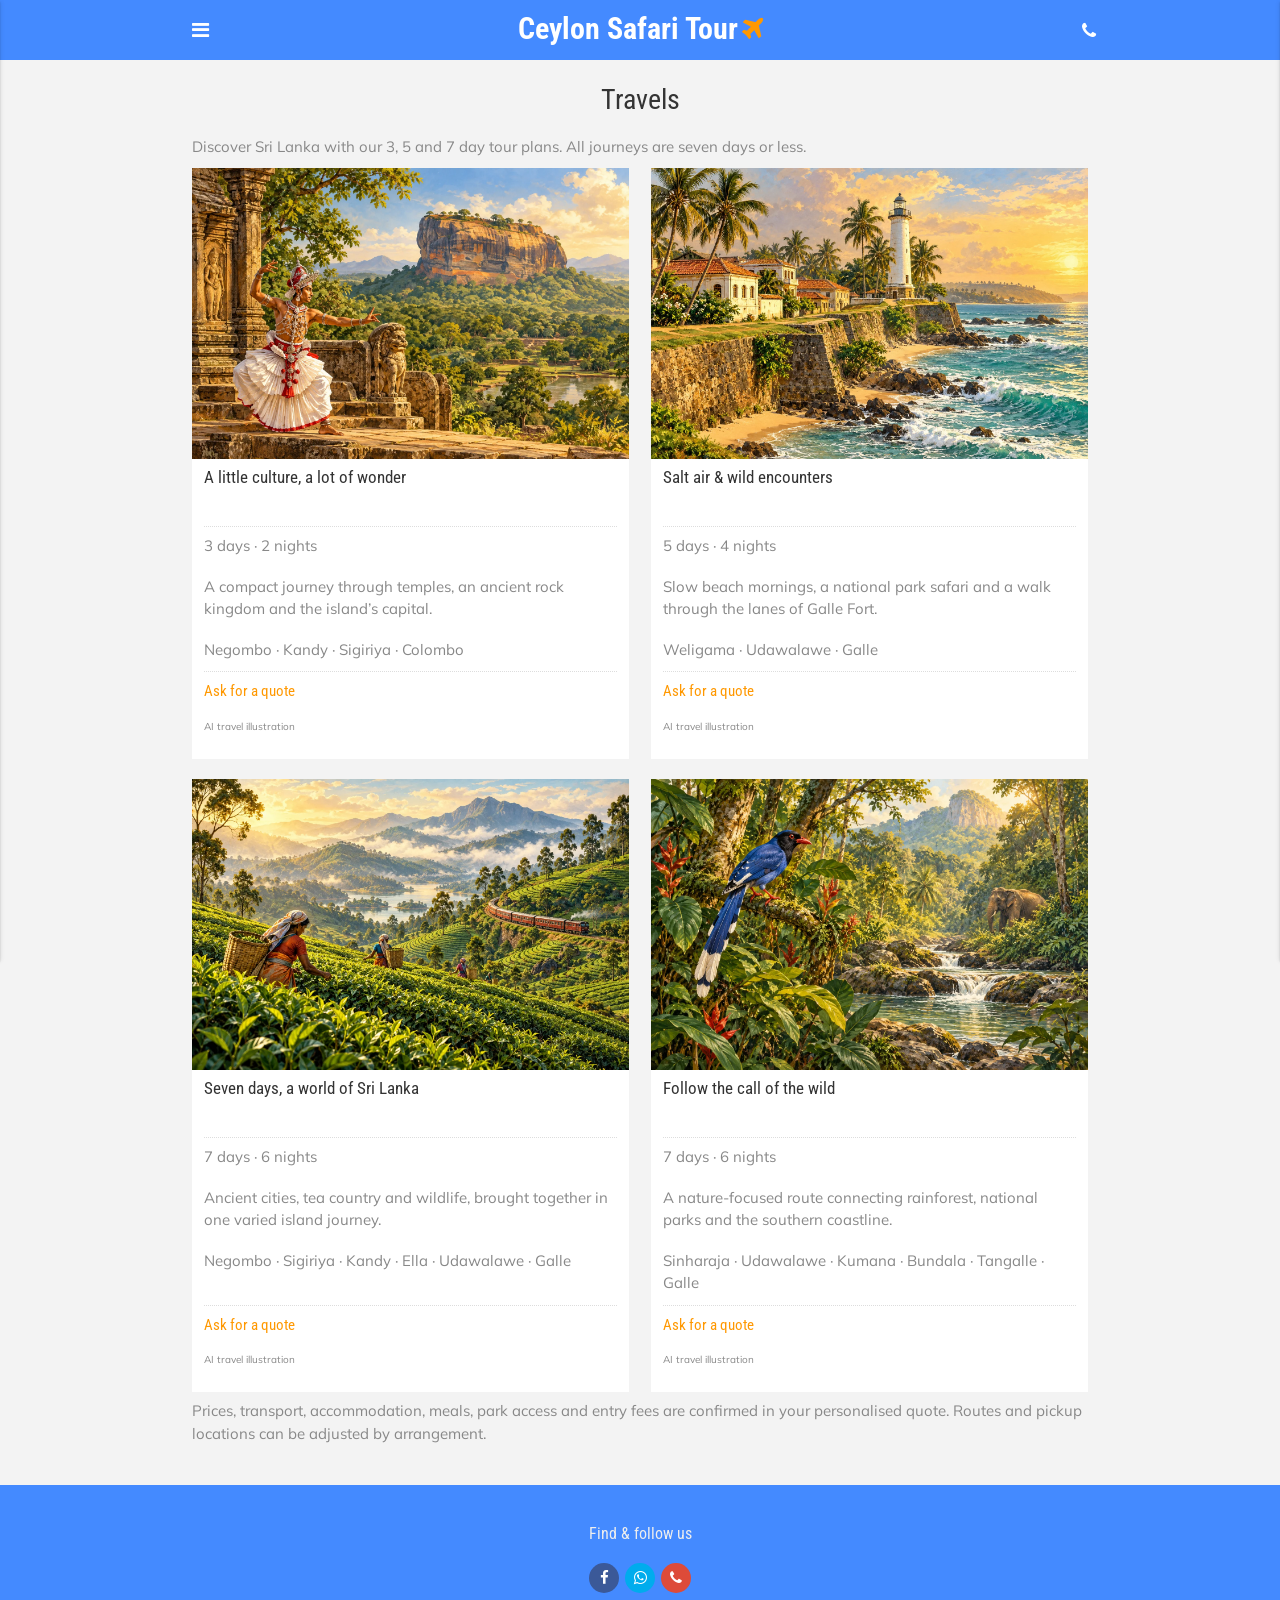
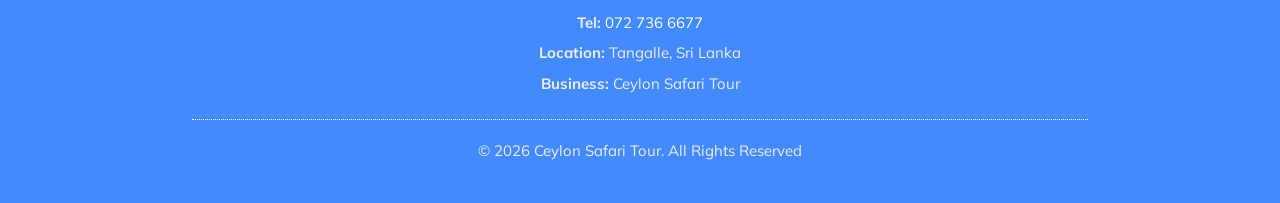
<file: Trips/travels.html>
<!DOCTYPE html>

<html lang="en">
<head>
<meta charset="utf-8"/>
<title>Travel Plans · Maximum 7 Days | Ceylon Safari Tour</title>
<meta content="width=device-width, initial-scale=1" name="viewport"/>
<meta content="yes" name="mobile-web-app-capable"/>
<meta content="True" name="HandheldFriendly"/>
<link href="assets/photos/1000881305.webp" rel="shortcut icon"/>
<link href="css/font-awesome.min.css" rel="stylesheet"/>
<link href="css/materialize.min.css" rel="stylesheet"/>
<link href="css/slick.css" rel="stylesheet"/>
<link href="css/slick-theme.css" rel="stylesheet"/>
<link href="css/owl.carousel.css" rel="stylesheet"/>
<link href="css/owl.theme.css" rel="stylesheet"/>
<link href="css/owl.transitions.css" rel="stylesheet"/>
<link href="css/style.css" rel="stylesheet"/>
<meta content="Sri Lanka tour plans of 3, 5 and 7 days. Enquire with Ceylon Safari Tour in Tangalle." name="description"/><meta content="#448aff" name="theme-color"/><link href="https://safari-chi-weld.vercel.app/travels.html" rel="canonical"/><script type="application/ld+json">{"@context": "https://schema.org", "@type": "TravelAgency", "name": "Ceylon Safari Tour", "url": "https://safari-chi-weld.vercel.app", "telephone": "+94727366677", "address": {"@type": "PostalAddress", "addressLocality": "Tangalle", "addressCountry": "LK"}, "image": "https://safari-chi-weld.vercel.app/assets/photos/1000881305.webp", "sameAs": ["https://www.facebook.com/share/r/1JWvfFnAid/?mibextid=wwXIfr"]}</script><link href="css/business-adjustments.css" rel="stylesheet"/></head>
<body><!-- navbar -->
<div class="navbar">
<div class="container">
<div class="panel-control-left">
<a aria-label="Open navigation menu" class="sidenav-control-left" data-activates="slide-out-left" href="#"><i class="fa fa-bars"></i></a>
</div>
<div class="site-title">
<a aria-label="Ceylon Safari Tour home" class="logo" href="index.html"><h1>Ceylon Safari Tour<i class="fa fa-plane"></i></h1></a>
</div>
<div class="panel-control-right">
<a aria-label="Open contact and enquiry panel" class="sidenav-control-right" data-activates="slide-out-right" href="#"><i class="fa fa-phone"></i></a>
</div>
</div>
</div>
<!-- end navbar -->
<!-- panel control left --><div class="panel-control-left"><ul class="side-nav collapsible" data-collapsible="accordion" id="slide-out-left"><li><a href="index.html"><i class="fa fa-home"></i>Home</a></li><li><a href="travels.html"><i class="fa fa-plane"></i>Travels</a></li><li><a href="bike-rental.html"><i class="fa fa-motorcycle"></i>Bike &amp; Mini Van Rental</a></li><li><a href="about.html"><i class="fa fa-info-circle"></i>About Us</a></li><li><a href="contact.html"><i class="fa fa-envelope"></i>Contact</a></li><li><a href="gallery.html"><i class="fa fa-image"></i>Gallery</a></li><li><div class="collapsible-header"><i class="fa fa-map-marker"></i>Tour Plans<span><i class="fa fa-chevron-right"></i></span></div><div class="collapsible-body"><ul class="side-nav-panel"><li><a href="heritage.html">3 days · Heritage Escape</a></li><li><a href="coast-wild.html">5 days · Coast &amp; Wildlife</a></li><li><a href="island.html">7 days · The Island Journey</a></li><li><a href="nature.html">7 days · Birds &amp; Nature</a></li></ul></div></li></ul></div><!-- end panel control left -->
<!-- panel control right --><div class="panel-control-right"><div class="side-nav" id="slide-out-right"><div class="row entry"><div class="col s4"><img alt="Ceylon Safari Tour logo" src="assets/photos/1000881305.webp"/></div><div class="col s8"><div class="desc"><h6>Ceylon Safari Tour</h6><p>Tangalle, Sri Lanka</p></div></div></div><div class="row entry"><div class="col s12"><h6>Travels &amp; Rentals</h6><p>Tour plans up to 7 days. Dio, Ntorq and ZR bike rentals, plus a mini van for up to 6 passengers.</p><p><a href="tel:+94727366677">072 736 6677</a></p><p><a class="button" href="https://wa.me/94727366677?text=Hello%20Ceylon%20Safari%20Tour%21">WhatsApp us</a></p><p><a class="button" href="contact.html">Plan your trip</a></p></div></div></div></div><!-- end panel control right -->
<div class="tours app-bg-dark app-pages app-section"><div class="container"><div class="pages-title"><h3>Travels</h3></div><p>Discover Sri Lanka with our 3, 5 and 7 day tour plans. All journeys are seven days or less.</p><div id="tour-results" role="status"></div><div class="row"><div class="col s6"><div class="entry"><a href="heritage.html"><img alt="Sri Lankan heritage escape travel illustration" loading="lazy" src="assets/tours/heritage.webp"/></a><div class="content"><h5><a href="heritage.html">A little culture, a lot of wonder</a></h5><p>3 days · 2 nights</p><p>A compact journey through temples, an ancient rock kingdom and the island’s capital.</p><p>Negombo · Kandy · Sigiriya · Colombo</p><h6><a href="contact.html?interest=A%20little%20culture%2C%20a%20lot%20of%20wonder"><span>Ask for a quote</span></a></h6><p><small>AI travel illustration</small></p></div></div></div><div class="col s6"><div class="entry"><a href="coast-wild.html"><img alt="Sri Lankan coast &amp; wildlife travel illustration" loading="lazy" src="assets/tours/coast.webp"/></a><div class="content"><h5><a href="coast-wild.html">Salt air &amp; wild encounters</a></h5><p>5 days · 4 nights</p><p>Slow beach mornings, a national park safari and a walk through the lanes of Galle Fort.</p><p>Weligama · Udawalawe · Galle</p><h6><a href="contact.html?interest=Salt%20air%20%26%20wild%20encounters"><span>Ask for a quote</span></a></h6><p><small>AI travel illustration</small></p></div></div></div></div><div class="row trash-mb"><div class="col s6"><div class="entry"><a href="island.html"><img alt="Sri Lankan the island journey travel illustration" loading="lazy" src="assets/tours/island.webp"/></a><div class="content"><h5><a href="island.html">Seven days, a world of Sri Lanka</a></h5><p>7 days · 6 nights</p><p>Ancient cities, tea country and wildlife, brought together in one varied island journey.</p><p>Negombo · Sigiriya · Kandy · Ella · Udawalawe · Galle</p><h6><a href="contact.html?interest=Seven%20days%2C%20a%20world%20of%20Sri%20Lanka"><span>Ask for a quote</span></a></h6><p><small>AI travel illustration</small></p></div></div></div><div class="col s6"><div class="entry"><a href="nature.html"><img alt="Sri Lankan birds &amp; nature travel illustration" loading="lazy" src="assets/tours/nature.webp"/></a><div class="content"><h5><a href="nature.html">Follow the call of the wild</a></h5><p>7 days · 6 nights</p><p>A nature-focused route connecting rainforest, national parks and the southern coastline.</p><p>Sinharaja · Udawalawe · Kumana · Bundala · Tangalle · Galle</p><h6><a href="contact.html?interest=Follow%20the%20call%20of%20the%20wild"><span>Ask for a quote</span></a></h6><p><small>AI travel illustration</small></p></div></div></div></div><p>Prices, transport, accommodation, meals, park access and entry fees are confirmed in your personalised quote. Routes and pickup locations can be adjusted by arrangement.</p></div></div><!-- footer -->
<footer>
<div class="container">
<h6>Find &amp; follow us</h6>
<ul class="icon-social"><li class="facebook"><a aria-label="Facebook" href="https://www.facebook.com/share/r/1JWvfFnAid/?mibextid=wwXIfr" rel="noopener noreferrer" target="_blank"><i class="fa fa-facebook"></i></a></li><li class="twitter"><a aria-label="WhatsApp" href="https://wa.me/94727366677?text=Hello%20Ceylon%20Safari%20Tour%21"><i class="fa fa-whatsapp"></i></a></li><li class="google"><a aria-label="Call us" href="tel:+94727366677"><i class="fa fa-phone"></i></a></li></ul>
<div class="tel-fax-mail">
<ul>
<li><span>Tel:</span> <a href="tel:+94727366677">072 736 6677</a></li>
<li><span>Location:</span> Tangalle, Sri Lanka</li>
<li><span>Business:</span> Ceylon Safari Tour</li>
</ul>
</div>
<div class="ft-bottom">
<span>© 2026 Ceylon Safari Tour. All Rights Reserved </span>
</div>
</div>
</footer>
<!-- end footer -->
<!-- script -->
<script src="js/jquery.min.js"></script>
<script src="js/materialize.min.js"></script>
<script src="js/slick.min.js"></script>
<script src="js/owl.carousel.min.js"></script>
<script src="js/custom.js"></script>
<script src="js/business.js"></script>
</body>
</html>
</file>
<file: Documentation/assets/css/documenter_style.css>
/*!
 * Documenter 2.0
 * http://rxa.li/documenter
 *
 * Copyright 2011, Xaver Birsak
 * http://revaxarts.com
 *
 */
html,body,div,span,applet,object,iframe,h1,h2,h3,h4,h5,h6,p,blockquote,a,abbr,acronym,address,big,cite,code,del,dfn,em,font,img,ins,kbd,q,s,samp,small,strike,strong,sub,sup,tt,var,dl,dt,dd,ol,ul,li,fieldset,form,label,legend,table,caption,tbody,tfoot,thead,tr,th,td{
	margin:0;
	padding:0;
	border:0;
	outline:0;
	font-weight:inherit;
	font-style:inherit;
	font-size:100%;
	font-family:inherit;
	vertical-align:baseline;
}
html { 
	font-size:101%;
	font-family:Arial,verdana,arial,sans-serif;
	font-size:12px;
	-webkit-text-size-adjust:none;
	color:#6F6F6F;
	background-color:#efefef;
}
body{
	min-height:100%;
	height:auto;
	width:100%;
}
footer, header, section {
	display:block;
}
a{ color:#6F6F6F; text-decoration:none; cursor:pointer; }
a:hover { text-decoration:underline }
p, ul, ol{
	margin:18px 0;
	line-height:1.5em;
}
li{
	list-style:none;
}
li.placeholder{
	height:70px;
	width:100%;
	font-size:16px;
}
hr { 
	display:block;
	height:0px;
	line-height:0px;
	border:0;
	border-top:1px solid #ddd;
	border-bottom:1px solid #aaa;
	margin:16px 0;
	padding:0;
	clear:both;
	float:none;
}
hr.notop{
	margin-top:0;
}
strong{
	font-weight:700;
}
#documenter_buttons{
	position:absolute;
	right:10px;
	margin-top:-30px;
}
.btn{
	cursor:pointer;
	width:auto;
	padding:7px 7px 8px;
	border-radius:3px;
	border:1px solid #ccc;
}
.btn:hover{
	border:1px solid #B1B4B0;
	box-shadow:0px 2px 2px rgba(0,0,0,0.1);
	-moz-box-shadow:0px 2px 2px rgba(0,0,0,0.1);
	-webkit-box-shadow:0px 2px 2px rgba(0,0,0,0.1);
	text-decoration:none;
}
.btn:active{
	border:1px solid #B1B4B0;
	box-shadow:inset 0px 2px 2px rgba(0,0,0,0.1);
	-moz-box-shadow:inset 0px 2px 2px rgba(0,0,0,0.1);
	-webkit-box-shadow:inset 0px 2px 2px rgba(0,0,0,0.1);
	background-color:#eee;
}

#documenter_content{
	position:absolute;
	right:18px;
	left:218px;
	padding-left:10px;
	padding-bottom:800px;
	min-height:100%;
	height:auto;
	z-index:1;
}
#documenter_sidebar{
	-moz-box-shadow:0 0 6px rgba(3,3,3,0.6);
	-webkit-box-shadow:0 0 6px rgba(3,3,3,0.6);
	box-shadow:0 0 6px rgba(3,3,3,0.6);
	position:fixed;
	left:0;
	width:200px;
	height:100%;
	min-height:100%;
	z-index:100;
}
#documenter_sidebar a{
	position:relative;
	z-index:100;
}
img{
	border:0;
}
#documenter_copyright{
	position:absolute;
	bottom:10px;
	font-size:10px;
	right:15px;
	width:200px;
	text-align:right;
	z-index:1
}
noscript{
	display:block;
	position:absolute;
	top:238px;
	margin:0 auto;
	width:800px;
	bottom:0;
	z-index:20;
}
noscript p{
	width:800px;
	font-size:20px;
	padding-top:20px;
	margin:0 auto;
	color:#4D4D4D;
}
.small{
	font-size:10px;
	letter-spacing:0;
}

/*----------------------------------------------------------------------*/
/* Sidebar
/*----------------------------------------------------------------------*/

#documenter_sidebar #documenter_logo{
	display:block;
	height:20%;
	max-height:200px;
	min-height:70px;
	width:200px;
	background-position:center center;
	background-repeat:no-repeat;
}
#documenter_sidebar ul{
	font-size:12px;
	font-weight:700;
	min-height:150px;
	height:75%;
	overflow:auto;
}

#documenter_sidebar ul li{
	text-align:right;
	padding:0;
}
#documenter_sidebar ul a{
	display:block;
	border-top:1px solid #ddd;
	border-bottom:1px solid #aaa;
	padding:6px 15px 7px 0;
	text-align:right;
}
#documenter_sidebar ul a:hover,#documenter_sidebar ul a.current{
	-webkit-text-shadow:none;
	-moz-text-shadow:none;
	text-shadow:none;
	text-decoration:none;
}
#documenter_sidebar ul li ul{
	border-top:0;
	font-size:10px;
	min-height:10px;
	height:auto;
	overflow:auto;
	margin:0;
	display:none;
}
#documenter_sidebar ul li ul li a{
	display:block;
	padding:4px 15px 5px 0;
	text-align:right;
}

/*----------------------------------------------------------------------*/
/* Content
/*----------------------------------------------------------------------*/

#documenter_cover{
	position:relative;
	padding-top:200px !important;
}
#documenter_cover li{
	list-style:none !important;
	margin-left:0 !important;
}
#documenter_cover p{
	width:500px;
}
#documenter_content section{
	padding-top:70px;
}
#documenter_content h1{
	font-size:30px;
	font-weight:700;
}
#documenter_content h2{
	font-size:20px;
	margin-bottom:18px;
	font-weight:100;
}
#documenter_content h3{
	font-size:26px;
	margin:18px 0 0;
	font-weight:100;
}
#documenter_content h4{
	font-size:20px;
	margin:18px 0;
	font-weight:100;
}
#documenter_content h5{
	font-size:16px;
	margin:18px 0;
	font-weight:100;
}
#documenter_content h6{
	font-size:14px;
	margin:18px 0;
	font-weight:100;
}
#documenter_content p{
	margin:18px 0;
}
#documenter_content ol li{
	list-style:decimal;
	margin-left:36px;
}
#documenter_content ul li{
	list-style:square;
	margin-left:36px;
}
#documenter_content dl{
}
#documenter_content dl dt{
	padding-top:12px;
	font-weight:700;
	font-size:14px;
}
#documenter_content dl dd{
	padding-top:3px;
	margin-left:18px;
}
#documenter_content table{
	border-collapse:collapse;
}
#documenter_content table th{
	font-weight:700;
}
#documenter_content table th, #documenter_content table td{
	padding:3px;
	text-align:left;
}
#documenter_content code{
	font-family:"Courier New", Courier, monospace;
	font-size:12px;
}
#documenter_content .warning{
	padding:10px 10px 10px 30px;
	border:1px solid #D5D458;
	background-color:#F0FEB1;
	background-image:url(img/warning.png);
	background-repeat:no-repeat;
	background-position: 8px 11px;
}
#documenter_content .info{
	padding:10px 10px 10px 30px;
	border:1px solid #6AB3FF;
	background-color:#A3D0FF;
	background-image:url(img/info.png);
	background-repeat:no-repeat;
	background-position: 8px 11px;
}
#documenter_content div.alert {
  padding: 8px 35px 8px 14px;
  text-shadow: 0 1px 0 rgba(255, 255, 255, 0.5);
  background-color: #fcf8e3;
  border: 1px solid #fbeed5;
  -webkit-border-radius: 4px;
  -moz-border-radius: 4px;
  border-radius: 4px;
}
#documenter_content div.alert-success,#documenter_content  div.alert-success div.alert-heading {
  color: #468847;
}
#documenter_content div.alert-danger,#documenter_content  div.alert-error {
  background-color: #f2dede;
  border-color: #eed3d7;
}
#documenter_content div.alert-danger,
#documenter_content div.alert-error,
#documenter_content div.alert-danger div.alert-heading,
#documenter_content div.alert-error div.alert-heading {
  color: #b94a48;
}
#documenter_content div.alert-info {
  background-color: #d9edf7;
  border-color: #bce8f1;
}
#documenter_content div.alert-info,#documenter_content  div.alert-info div.alert-heading {
  color: #3a87ad;
}
#documenter_content div.alert-block {
  padding-top: 14px;
  padding-bottom: 14px;
}
#documenter_content div.alert-block > p,#documenter_content  div.alert-block > ul {
  margin-bottom: 0;
}
#documenter_content div.alert-block p + p {
  margin-top: 5px;
}





/*----------------------------------------------------------------------*/
/* Print Styles
/*----------------------------------------------------------------------*/

@media print {
	 * { background: transparent !important; color: black !important; text-shadow: none !important; filter:none !important;
	-ms-filter: none !important; } /* Black prints faster: sanbeiji.com/archives/953 */
	a, a:visited { color: #444 !important; text-decoration: underline; }
	a[href]:after { content: " (" attr(href) ")"; }
	abbr[title]:after { content: " (" attr(title) ")"; }
	.ir a:after, a[href^="javascript:"]:after, a[href^="#"]:after { content: ""; }  /* Don't show links for images, or javascript/internal links */
	pre, blockquote { border: 1px solid #999; page-break-inside: avoid; }
	thead { display: table-header-group; } /* css-discuss.incutio.com/wiki/Printing_Tables */
	tr, img { page-break-inside: avoid; }
	@page { margin: 0.5cm; }
	p, h2, h3 { orphans: 3; widows: 3; }
	h2, h3{ page-break-after: avoid; }
	hr { border-top:1px solid #000 !important;border-bottom:0 !important; }
	
	#documenter_sidebar{
		-moz-box-shadow:none;
		-webkit-box-shadow:none;
		box-shadow:none;
		position:absolute;
		left:10px;
		top:0;
		width:100%;
		margin-top:500px;
	}
	#documenter_sidebar ul:before { content: "Table of Contents"; }
	
	#documenter_sidebar ul{
		border:0 !important;
	}
	#documenter_sidebar ul li{
		border:0 !important;
		text-align:left;
	}
	#documenter_sidebar ul li a{
		border:0 !important;
		text-align:left;
		padding:4px;
	}
	#documenter_sidebar ul li a:hover{
		border:0 !important;
	}
	#documenter_sidebar #documenter_logo{
		display:none;
	}
	#documenter_sidebar #documenter_copyright{
		display:none;
	}
	#documenter_content{
		left:10px;
	}
	#documenter_cover{
		margin-bottom:300px;
	}
	#documenter_content .warning{
		background-image:url(img/warning.png) !important;
		background-repeat:no-repeat !important;
		background-position: 8px 11px !important;
	}
	#documenter_content .info{
		background-image:url(img/info.png) !important;
		background-repeat:no-repeat !important;
		background-position: 8px 11px !important;
	}
}

.ul-two {
	padding: 0 10px;
	margin: 0;
}

.ul-two li {
	list-style: none !important;;
}
</file>
<file: Trips/css/style.css>
/*
Name : Trips - Tours and Travel Mobile Template
Author : Rabonadev
Author URL : https://themeforest.net/user/rabonadev
*/
/*===================
	Table of contents:
	- Import Fonts
	- General
	- Button
	- Navbar
	- Slider
	- Search Destination
	- Tours
	- Promote
	- Tour Details
	- Gallery
	- Book Now
	- Shopping Cart
	- Blog
	- Blog single
	- Login
	- Register
	- 404 pages
	- Testimonial
	- Faq
	- Footer
	
===================*/

/*===================
	import fonts
===================*/
@import url('https://fonts.googleapis.com/css?family=Muli:400,400i|Roboto+Condensed:400,600,700');

/*===================
	general
===================*/
*,
*:before,
*:after {
	-webkit-box-sizing: border-box;
	-moz-box-sizing: border-box;
	box-sizing: border-box;
}

body {
	margin: 0;
	padding: 0;
	background: #fff;
	color: #888;
	font-family: 'Muli', sans-serif;
}

body::-webkit-scrollbar {
	display: none;
}

h1,
h2,
h3,
h4,
h5,
h6 {
	padding: 0;
	margin: 0;
	color: #343434;
	font-family: 'Roboto Condensed', sans-serif;
}

h1 {
	font-size: 36px;
}

h2 {
	font-size: 34px;
}

h3 {
	font-size: 30px;
}

h4 {
	font-size: 26px;
}

h5 {
	font-size: 20px;
}

h6 {
	font-size: 16px;
}

a {
	color: #333;
}

p {
	margin: 8px 0 10px 0;
}

/*===================
	button
===================*/
.button {
	background: #ff9800;
	border: 0;
	border-color: transparent;
	color: #fff;
	padding: 5px 12px;
	border-radius: 2px;
	font-size: 13px;
	font-weight: bold;
}

/*===================
	navbar
===================*/
.navbar {
	width: 100%;
	height: 60px;
	padding: 15px 0;
	z-index: 9;
	background: #448aff;
	position: fixed;
	top: 0;
	left: 0;
	right: 0;
	text-align: center;
	border-bottom: 2px solid #448aff;
}

.site-title {
	display: inline-block;
	margin-left: 18px;
	position: relative;
	top: -3px;
}

.site-title h1 {
	font-size: 36px;
	padding: 0;
	margin: 0;
	font-weight: 700;
	color: #fff;
}

.site-title h1 i {
	color: #ff9800;
	font-size: 32px;
	margin-left: 2px;
}

.side-nav a {
	padding: 0 16px;
}

.side-nav a:hover {
	background: transparent;
}

/*panel control left*/
.panel-control-left {
	float: left;
	font-size: 20px;
}

.panel-control-left .sidenav-control-left i {
	color: #fff;
}

.panel-control-left ul {
	padding-top: 20px;
	padding: 10px 0;
}

.panel-control-left ul li {
	border-bottom: dotted 1px #eee;
}

.panel-control-left ul li a {
	font-size: 15px;
}

.panel-control-left .side-nav li a i {
	margin-right: 5px;
	color: #ff9800;
}

.panel-control-left .side-nav .collapsible-header {
	font-size: 15px;
	color: rgba(0,0,0,0.87);
}

.panel-control-left .side-nav .collapsible-header span i {
	float: right;
	text-align: right;
	font-size: 12px;
}

.panel-control-left .side-nav .collapsible-header:hover {
	background: transparent;
}

.panel-control-left .side-nav .collapsible-header.active {
	border-bottom: dotted 1px #ddd;
}

.panel-control-left .side-nav li.active {
	border-bottom: solid 1px #eee;
	background: transparent;
}

.panel-control-left .side-nav .collapsible-header i {
	color: #ff9800;
	font-size: 16px;
	width: 24px;
	margin-right: 5px;
	text-align: left;
}

.panel-control-left .collapsible-body ul {
	padding: 0 0 0 0;
	margin: 0;
}

.panel-control-left .collapsible-body ul li a {
	padding-left: 45px;
	height: 40px;
	line-height: 40px;
}

.panel-control-left .categories-in li {
	line-height: 40px;
}

.panel-control-left .categories-in .collapsible-body ul li a {
	height: 36px;
	line-height: 36px;
}

.panel-control-left .categories-in .collapsible-header {
	padding-left: 45px;
}

.panel-control-left .categories-in .collapsible-body ul li a {
	padding-left: 60px;
}

/*panel control right*/
.panel-control-right {
	float: right;
	font-size: 20px;
}

.panel-control-right h6 {
	font-size: 16px;
}

.panel-control-right .side-nav {
	padding: 0;
}

.panel-control-right .side-nav li a i {
	margin-right: 5px;
}

.panel-control-right .sidenav-control-right i {
	right: -8px;
	position: relative;
	font-size: 18px;
	color: #fff;
}

.panel-control-right .sidenav-control-right span {
	background: #ff9800;
	border-radius: 50%;
	color: #fff;
	position: relative;
	bottom: 8px;
	padding: 1px 5px;
	font-size: 12px;
}

.panel-control-right img {
	width: 100%;
	height: 100%;
}

.panel-control-right .side-nav {
	padding: 30px 10px;
}

.panel-control-right .action i {
	float: right;
	cursor: pointer;
	font-size: 18px;
}

.panel-control-right .entry {
	border-bottom: 1px solid #eee;
	padding-bottom: 12px;	
}

.panel-control-right .desc .rating {
	position: relative;
	bottom: 5px;
}

.panel-control-right .desc i {
	font-size: 12px;
}

.panel-control-right .desc h6 span {
	color: #ff9800;
}

.panel-control-right .price {
	text-align: right;
}

.panel-control-right ul li {
	display: inline-block;
	text-align: right;
	float: right;
	margin: 10px;
	margin-left: 0;
}

.panel-control-right ul li .button {
	font-size: 16px;
	line-height: 25px;
	position: relative;
	bottom: 20px;
}

/*===================
	slider
===================*/
.slider-slick {
	position: relative;
	overflow: hidden;
}

.slider-slick .slider-entry {
	position: relative;
	height: 320px;
}


@media (min-width: 768px) {
	.slider-slick .slider-entry {
		position: relative;
		height: 430px;
	}
}

.slider-slick .overlay {
	background: rgba(0, 0, 0, 0.42);
	position: absolute;
	width: 100%;
	height: 100%;
	left: 0;
	top: 0;
	right: 0;
}

.slider-slick img {
	width: 100%;
	height: 100%;
	object-fit: cover;
}

.slider-slick .caption {
	position: absolute;
	left: 0;
	right: 0;
	margin: 0 auto;
	top: 35%;
	color: #fff;
	z-index: 999;
	overflow-wrap: break-word;
	text-align: center;
}

.slider-slick .caption h2 {
	color: #fff;
	font-size: 26px;
	font-weight: 600;
}

.slider-slick .slick-dots {
	position: absolute;
	bottom: 0;
	left: 0;
	right: 0;
	display: block;
	width: 100%;
}

.slider-slick .slick-dots li {
	width: auto;
}

.slider-slick .slick-dots li button {
	width: 10px;
	height: 10px;
	background: #fff;
	border-radius: 50%;
}

.slider-slick .slick-dots li button {
	width: 10px;
	height: 10px;
	background: #fff;
	border-radius: 50%;
}

.slider-slick .slick-dots li.slick-active button {
	background: #ff9800;
}

.slider-slick .slick-dots li button::before {
	font-size: 0;
	color: transparent;
}

.slick-prev, .slick-next {
	top: 50%;
}

.slider-slick .slick-next {
	right: 10px;
}

.slider-slick .slick-prev {
	left: 10px;
	z-index: 1;
}

.slick-prev::before {
	content: "\f053";
	font-family: FontAwesome;
	color: #eee;
}

.slick-next::before {
	content: "\f054";
	font-family: FontAwesome;
	color: #eee;
}

/*===================
	search destination
===================*/
.search-destination {
	position: relative;
	top: -60px;
	margin-bottom: -60px;
	padding-bottom: 30px;
}

.search-destination-entry {
	background: #fff;
	padding: 20px;
	border: 1px solid #ddd;
	border-radius: 1px;
}

.search-destination-entry input[type="text"] {
	margin-bottom: 12px !important;
}

/*===================
	tours
===================*/
.tours .entry {
	background: #fff;
}

.tours .entry img {
	width: 100%;
	height: 100%;
}

.tours .entry .content h5 {
	font-size: 17px;
	line-height: 20px;
	border-bottom: dotted 1px #ddd;
	padding-bottom: 8px;
}

.tours .entry .content h6 {
	font-size: 15px;
	color: #666;
	border-top: dotted 1px #ddd;
	padding-top: 8px;
}

.tours .entry .content h6 span {
	color: #ff9800;
	float: right;
}

.tours .entry .content {
	padding: 8px 12px 15px 12px;
}

.tours .pagination ul {
	margin-top: 30px;
	list-style: none;
	text-align: center;
}

.tours .pagination ul li {
	display: inline-block;
	background: #fff;
	margin: 0 2px;
	border: 1px solid #dedede;
	padding-bottom: 32px;
}

.tours .pagination ul .active {
	background: #ff9800;
	color: #fff;
	border-color: #ff9800;
}

.tours-head h5 {
	font-size: 20px;
	margin-bottom: 20px;
	border-bottom: 1px solid #ddd;
	padding-bottom: 6px;
}

.tours-head h5 span {
	color: #ff9800;
}

/*===================
	tours promote
===================*/
.tours-promote {
	background: url(../img/promote.png) center no-repeat;
	background-size: cover;
	color: #fff;
}

.tours-promote h4 {
	color: #fff !important;
}

.tours-promote .app-title,
.tours-promote .app-title .line {
	margin-bottom: 0 !important;
}

.tours-promote .button {
	margin-top: 5px;
}

/*===================
	details
===================*/
.details h3 {
	font-size: 20px;
	margin-top: 10px;
}

.details img {
	width: 100%;
	height: 100%;
}

.details .calendar {
	padding: 0;
	margin: 0;
	margin-top: 5px;
}

.details .calendar li {
	display: inline-block;
	margin-right: 5px;
}

.details .button-ul li {
	display: inline-block;
}

.in-details h4 {
	font-size: 20px;
	margin-top: 30px;
	border-bottom: 1px solid #ddd;
	padding-bottom: 8px;
	margin-bottom: 18px;
}

.details .comment .content .entry {
	overflow: hidden;
	margin-bottom: 22px;
}

.details .comment .content p {
	margin: 8px 0;
}

.details .comment .content img {
	width: 80px;
	height: 80px;
	float: left;
	margin-right: 15px;
}

.details .comment .content {
	border-top: 1px solid #eee;
	padding-top: 20px;
	margin-top: 10px;
}

@media (min-width: 768px) {
	.details .comment .content {
		border-top: 1px solid #eee;
		padding-top: 20px;
		margin-top: 10px;
		padding-bottom: 10px;
	}
}

.details .post-comment .content {
	border-top: 1px solid #eee;
	padding-top: 20px;
	margin-top: 10px;
}

.details .post-comment .content textarea {
	margin-bottom: 20px;
}

.details .post-comment .content {
	
}
.details .post-comment .content {
	
}
.details .post-comment .content {
	
}

/*===================
	gallery
===================*/
.gallery img {
	width: 100%;
	height: 100%;
	border-radius: 4px;
}

.gallery .pagination ul {
	margin-top: 30px;
	list-style: none;
	text-align: center;
}

.gallery .pagination ul li {
	display: inline-block;
	background: #f3f3f3;
	margin: 0 2px;
	border: 1px solid #dedede;
}

.gallery .pagination ul .active {
	background: #ff9800;
	color: #fff;
	border-color: #ff9800;
}

/*===================
	rating
===================*/

.rating {
	font-size: 12px;
	margin-top: 5px;
}

.rating .active {
	color: #fecd2d;
}

/*===================
	book-now
===================*/
.book-now .order {
	background: #fefefe;
	margin-top: 25px;
	padding: 16px 12px 2px;
	border: 1px solid #ddd;
	margin-bottom: 35px;
}

.book-now .order .title {
	text-align: center;
}

.book-now .order h5 {
	margin-bottom: 14px;
}

.book-now .order h5 span {
	font-size: 18px;
}

.book-now .order h6 {
	margin-bottom: 8px;
	font-size: 16px;
	color: #666;
}

.book-now .order h6 a {
	color: #666;
}

.book-now .link {
	position: relative;
	top: -12px;
}

.book-now .order .text-right {
	text-align: right;
}

.book-now .order .button {
	margin-top: 10px;
	margin: auto;
	display: block;
}

/*===================
	section, title and bg
===================*/
.app-section {
	padding: 25px 0 30px 0;
}

.app-pages {
	margin-top: 60px;
}

.app-title {
	text-align: center;
	margin-bottom: 12px;
}

.app-title h4 {
	font-size: 20px;
	font-weight: 600;
	letter-spacing: 1px;
	color: #444;
	text-align: left;
}

.app-title .line {
	padding: 0;
	margin: 0;
	background: #ff9800;
	height: 3px;
	margin: 3px 0 18px;
	width: 65px;
}

.app-title .line li {
	display: inline-block;
}

.app-title .line li i {
	color: #ff9800;
}

.app-title .line .line-center {
	font-size: 20px;
	vertical-align: middle;
}

.pages-title {
	margin-bottom: 20px;
	text-align: center;
}

.pages-title h3 {
	font-size: 28px;
}

.app-bg-dark {
	background: #f3f3f3;
}

.app-bg-light {
	background: #fff;
}

.app-bg-light .entry {
	background: #f3f3f3;
}

.app-last-row {
	margin-bottom: 0;
}

.trash-mb {
	margin-bottom: 0;
}

/*===================
	product details
===================*/
.product-details .entry {
	position: relative;
}

.product-details .entry img {
	width: 100%;
	height: 100%;
	border: 1px solid #ddd;
	padding: 10px;
	margin-bottom: 5px;
}

.product-details .entry .tabs {
	height: auto;
}

.product-details .entry .tabs a.active {
	border: 1px solid #ff9800;
}

.product-details .entry .tabs a {
	border: 1px solid #ddd;
}

.product-details .entry .tabs img {
	border: 0;
}

.product-details .entry .tabs .indicator {
	height: 0;
	background: transparent;
}

.product-details .entry .tabs .tab {
	height: auto;
}

.product-details .details .button  {
	margin-top: 20px;
}

.product-details .desc-review {
	margin-top: 30px;
}

.product-details .desc-review .tabs {
	height: 30px;
}

.product-details .desc-review .tabs .indicator {
	background: #ff9800;
}

.product-details .desc-review .tab {
	height: 30px;
	text-transform: none;
}

.review .comment .content .entry {
	overflow: hidden;
	margin-bottom: 22px;
}

.review .comment .content p {
	margin: 8px 0;
}

.review .comment .content img {
	width: 80px;
	height: 80px;
	float: left;
	margin-right: 15px;
	border-radius: 50%;
}

.review .comment .content {
	border-bottom: 1px solid #eee;
	padding-top: 20px;
	margin-top: 10px;
}

.review .post-review {
	margin-top: 20px;
}

.review .post-review h6 {
	margin-bottom: 15px;
}

/*===================
	product cart
===================*/
.product-cart .entry {
	border: 1px solid #ddd;
	padding: 10px 16px 0 10px;
}

.product-cart .entry h6,
.product-cart .cart-total h6 {
	font-size: 15px;
}

.product-cart .entry img {
	width: 100%;
	height: 100%;
	border: 1px solid #ddd;
}

.product-cart .entry .cart-title {
	padding: 10px 0 0;
}

.product-cart .entry .cart-title i {
	text-align: right;
	float: right;
}

.product-cart .entry .s-title {
	border-top: 1px solid #ddd;
	padding-top: 20px;
}

.product-cart .entry input[type="number"] {
	height: 25px;
	border: 1px solid #ccc;
	padding: 0;
	width: 40px;
	text-align: center;
	position: relative;
	bottom: 4px;
}

.product-cart .cart-total {
	text-align: right;
	margin-top: 25px;
}

.product-cart .cart-total h5,
.product-cart .cart-total h6 {
	margin-bottom: 10px;
}

.product-cart .cart-total .button {
	text-align: center;
	margin-right: 10px;
	margin-top: 10px;
}

/*===================
	blog
===================*/
.blog {
	position: relative;
}

.blog .entry {
	margin-bottom: 30px;
}

.blog .entry img {
	width: 100%;
	height: 100%;
}

.blog .entry .user-date ul {
	list-style: none;
}

.blog .entry .user-date ul li {
	display: inline-block;
	margin-right: 12px;
}

.blog .entry .user-date ul li a i {
	margin-right: 6px;
	color: #ff9800;
}

.blog .pagination ul {
	margin-top: 40px;
	list-style: none;
	text-align: center;
}

.blog .pagination ul li {
	display: inline-block;
	background: #f3f3f3;
	margin: 0 2px;
	border: 1px solid #dedede;
}

.blog .pagination ul .active {
	background: #ff9800;
	color: #fff;
	border-color: #ff9800;
}

/*===================
	blog single
===================*/
.blog-single {
	position: relative;
}

.blog-single .entry {
	margin-bottom: 30px;
}

.blog-single .entry img {
	width: 100%;
	height: 100%;
}

.blog-single .entry .user-date ul {
	list-style: none;
}

.blog-single .entry .user-date ul li {
	display: inline-block;
	margin-right: 12px;
}

.blog-single .entry .user-date ul li a i {
	margin-right: 6px;
	color: #ff9800;
}

.blog-single .share ul {
	list-style: none;
	margin-top: 15px;
}

.blog-single .share ul li {
	display: inline-block;
}

.blog-single .share ul li h6 {
	margin-right: 4px;
	position: relative;
	bottom: 2px;
}

.blog-single .share ul li a i {
	font-size: 20px;
	margin: 0 4px;
}

.blog-single .author {
	border-top: 1px solid #eee;
	padding-top: 20px;
	position: relative;
}

.blog-single .author .entry {
	overflow: hidden;
}

.blog-single .author p {
	margin: 8px 0;
}

.blog-single .author img {
	width: 80px;
	height: 80px;
	border-radius: 50%;
	float: left;
	margin-right: 15px;
}

.blog-single .author .entry ul {
	padding: 0;
	margin: 0;
}

.blog-single .author .entry ul li {
	display: inline-block;
	margin-right: 3px;
}

.blog-single .comment .content .entry {
	overflow: hidden;
	margin-bottom: 22px;
}

.blog-single .comment .content p {
	margin: 8px 0;
}

.blog-single .comment .content img {
	width: 80px;
	height: 80px;
	float: left;
	margin-right: 15px;
}

.blog-single .comment .content {
	border-top: 1px solid #eee;
	padding-top: 20px;
	margin-top: 10px;
}

@media (min-width: 768px) {
	.blog-single .comment .content {
		border-top: 1px solid #eee;
		padding-top: 20px;
		margin-top: 10px;
		padding-bottom: 10px;
	}
}

.blog-single .post-comment .content {
	border-top: 1px solid #eee;
	padding-top: 20px;
	margin-top: 10px;
}

.blog-single .post-comment .content textarea {
	margin-bottom: 20px;
}

.blog-single .post-comment .content {
	
}
.blog-single .post-comment .content {
	
}
.blog-single .post-comment .content {
	
}

/*===================
	form custom
===================*/
input[type="text"],
input[type="email"],
input[type="password"],
input[type="tel"], 
input[type="number"],
input[type="date"],
.select-wrapper input.select-dropdown {
	border: 1px solid #ddd;	
	height: 36px;
	border-radius: 2px;
	width: 100%;
	overflow: visible;
	padding: 0 10px;
	box-sizing: border-box;
}

input:not([type]):focus:not([readonly]),
input[type="text"]:focus:not([readonly]),
input[type="email"]:focus:not([readonly]),
input[type="password"]:focus:not([readonly]),
input[type="tel"]:focus:not([readonly]), 
input[type="number"]:focus:not([readonly]), 
input[type="date"]:focus:not([readonly]) {
	border-bottom: 1px solid #ddd;
	box-shadow: none;
}

textarea {
	border: 1px solid #ddd;	
	border-radius: 2px;
	width: 100%;
	overflow: visible;
	padding: 10px;
	box-sizing: border-box;
	height: auto;
	margin-bottom: 20px;
}

.picker__weekday-display {
	background-color: #ff9800;
} 

.picker__nav--prev:hover, .picker__nav--next:hover {
	background: #ff9800;
}

.picker__date-display {
	background-color: #ff9800;
}

.picker__day--selected, .picker__day--selected:hover, .picker--focused .picker__day--selected {
	background-color: #ff9800;
}

.picker__day.picker__day--today {
	color: #ff9800;
}

/*===================
	placeholder color
===================*/
::-webkit-input-placeholder {
   color: #666;
}

:-moz-placeholder { /* Firefox 18- */
   color: #666;  
}

::-moz-placeholder {  /* Firefox 19+ */
   color: #666;  
}

:-ms-input-placeholder {  
   color: #666;  
}

/*===================
	login
===================*/ 
.login strong {
	display: block;
	position: relative;
	bottom: 5px;
}

.login .forgot {
	margin-bottom: 10px;
	display: block;
}

.login [type="checkbox"] + label {
	padding-left: 30px;
	color: #333;
}

.login [type="checkbox"]:checked + label::before {
	border-right: 2px solid #ff9800;
border-bottom: 2px solid #ff9800;
}

.login .button {
	margin-top: 12px;
	margin-bottom: 24px;
	width: 100%;
}

.login .create-account {
	text-align: center;
}

.login .or h5 {
	text-align: center;
	margin-top: 10px;
	margin-bottom: 10px;
	width: 40px;
	height: 40px;
	background: #ff9800;
	color: #fff;
	margin-right: auto;
	margin-left: auto;
	border-radius: 50%;
	line-height: 40px;
}

.login .or .button {
	margin-top: 12px;
	margin-bottom: 12px;
}

.login .facebook {
	background: #3b5998;
}

.login .twitter {
	background: #00aced;
}

.login .google {
	background: #dd4b39;
}

/*===================
	register
===================*/
.register .button {
	margin-top: 5px;
	margin-bottom: 14px;
	width: 100%;
}

.register .login-now {
	text-align: center;
	display: block;
}

.register .or h5 {
	text-align: center;
	margin-top: 20px;
	margin-bottom: 10px;
	width: 40px;
	height: 40px;
	background: #ff9800;
	color: #fff;
	margin-right: auto;
	margin-left: auto;
	border-radius: 50%;
	line-height: 40px;
}

.register .or .button {
	margin-top: 12px;
	margin-bottom: 12px;
}

.register .facebook {
	background: #3b5998;
}

.register .twitter {
	background: #00aced;
}

.register .google {
	background: #dd4b39;
}

/*===================
	404 page
===================*/
.page-404 {
	text-align: center;
}

.page-404 h3 {
	font-size: 96px;
}

.page-404 h3 span {
	color: #ff9800;
}

.page-404 .button {
	margin: 10px 0;
	display: inline-block;
}

.page-404 .button a {
	color: #fff;
}

/*===================
	testimonial
===================*/
.testimonial {
	text-align: center;
}

.testimonial .app-title {
	margin-bottom: 0;
	font-size: 26px;
	color: #ff9800;
}

.testimonial img {
	border-radius: 50%;
    margin: 5px 0 5px 0;
    height: 60px;
    width: 60px;
}

.testimonial .owl-theme .owl-controls .owl-page span {
	width: 10px;
	height: 10px;
}

/*===================
	faq
===================*/
.faq .collapsible {
	border: none;
	box-shadow: none;
}

.faq .collapsible li {
	margin-bottom: 6px;
	border: 1px solid #ddd;
	border-bottom-color: transparent;
}

.faq .collapsible li .collapsible-header {
	font-size: 16px;
	color: #666;
}

.faq .collapsible li .collapsible-header i {
	float: right;
	margin-right: 0;
	width: auto;
	font-size: 14px;
}

.faq .collapsible li .collapsible-body p {
	padding: 16px;
}

/*===================
	footer
===================*/
footer {
	background: #448aff;
	text-align: center;
	padding: 40px 0;
	display: block;
}

footer h6 {
	color: #eee;
}

footer .icon-social {
	padding: 0;
	margin: 0;
	list-style: none;
	margin-top: 20px;
	margin-bottom: 15px;
}

footer .icon-social li {
	display: inline-block;
	width: 30px;
	height: 30px;
	text-align: center;
	line-height: 30px;
	margin: 0 3px;
	border-radius: 100%;
}

footer .icon-social .facebook {
	background: #3b5998;
}

footer .icon-social .twitter {
	background: #00aced;
}

footer .icon-social .google {
	background: #dd4b39;
}

footer .icon-social .instagram {
	background: #517fa6;
}

footer .icon-social .rss {
	background: #fe7e00;

}

footer ul li a {
	color: #fff;
}

footer .tel-fax-mail ul {
	list-style: none;
	padding: 0;
	margin: 0;
	color: #eee;
}

footer .tel-fax-mail ul li {
	padding: 4px 0;
}

footer .tel-fax-mail ul li span {
	font-weight: bold;
	padding: 0;
	margin: 0;
}

footer .ft-bottom {
	border-top: dotted 1px #fff;
	margin-top: 20px;
	padding-top: 20px;
	color: #eee;
}
</file>
<file: Trips/css/business-adjustments.css>
/* Small content-fit corrections; the original template styles remain unchanged. */
.site-title{position:absolute;left:50%;top:50%;transform:translate(-50%,-50%);margin:0;width:calc(100% - 110px);max-width:600px;text-align:center}
.site-title h1{font-size:clamp(18px,5vw,30px);line-height:1.15;white-space:nowrap}
.site-title h1 i{font-size:.9em;margin-left:4px}
.tours .row{display:flex;flex-wrap:wrap;align-items:stretch}
.tours .row::before,.tours .row::after{display:none}
.tours .row>.col{display:flex;margin-left:0}
.tours .entry{display:flex;flex-direction:column;width:100%;min-width:0}
.tours .entry>a{display:block}
.tours .entry img{display:block;width:100%;height:auto;aspect-ratio:3/2;object-fit:cover}
.tours .entry .content{display:flex;flex-direction:column;flex:1;min-width:0}
.tours .entry .content h5{min-height:60px;overflow-wrap:anywhere}
.tours .entry .content p{overflow-wrap:anywhere}
.tours .entry .content h6{margin-top:auto;margin-bottom:8px;clear:both;line-height:1.5}
.tours .entry .content h6 span{float:none;display:inline}
.tours .entry .content p small{display:block;font-size:10px;line-height:1.5}
.bike-listings .entry img{object-fit:contain;background:#fff}
.bike-listings .entry .content h5{min-height:0}
.bike-listings .entry .content p:last-child{margin-top:auto;padding-top:12px}
.tours-promote{background-image:linear-gradient(90deg,rgba(0,0,0,.63),rgba(0,0,0,.18)),url('../assets/bikes/tangalle-rental-banner.webp');background-position:center 62%;background-size:cover;overflow:hidden}
.tours-promote .container{position:relative}
.tours-promote h4{overflow-wrap:anywhere;line-height:1.25}
.tours-promote p{max-width:620px;line-height:1.7;white-space:normal}
.tours-promote .button{display:inline-block;white-space:normal}
.rental-banner{margin-bottom:24px}
@media(max-width:380px){.site-title{width:calc(100% - 90px)}.site-title h1{font-size:19px}.tours .entry .content{padding-left:10px;padding-right:10px}.tours .entry .content h5{font-size:16px;line-height:20px;min-height:80px}.bike-listings .entry .content h5{min-height:0}.tours .entry .content h6{font-size:14px}}

.bike-listings .row>.col:only-child{margin-left:auto;margin-right:auto}

/* Supplied travel photos in the template's existing two-column gallery layout. */
.home-about>.container>p{line-height:1.8;margin-bottom:22px}.home-about .gallery img,.about-page .gallery img{display:block;width:100%;height:auto;aspect-ratio:4/3;object-fit:cover}.home-about .gallery .row,.about-page .gallery .row{margin-bottom:20px}.about-page .in-details{margin-top:26px}.about-page .in-details h4{margin-bottom:12px}.about-page .gallery{margin-top:24px}
</file>
<file: Trips/css/customer-photos.css>
.customer-photo-section{margin:28px 0}.customer-photo-section>h4{margin-bottom:18px}.customer-photo-grid .row{display:flex;flex-wrap:wrap;align-items:stretch;margin-bottom:20px}.customer-photo-grid .row::before,.customer-photo-grid .row::after{display:none}.customer-photo-grid .col{display:flex}.customer-photo-grid figure{margin:0;width:100%}.customer-photo-grid a{display:block;width:100%}.customer-photo-grid img{display:block;width:100%;height:auto;aspect-ratio:3/4;object-fit:contain;background:#f5f5f5}.customer-photo-grid .col:only-child{margin-left:auto;margin-right:auto}
</file>
